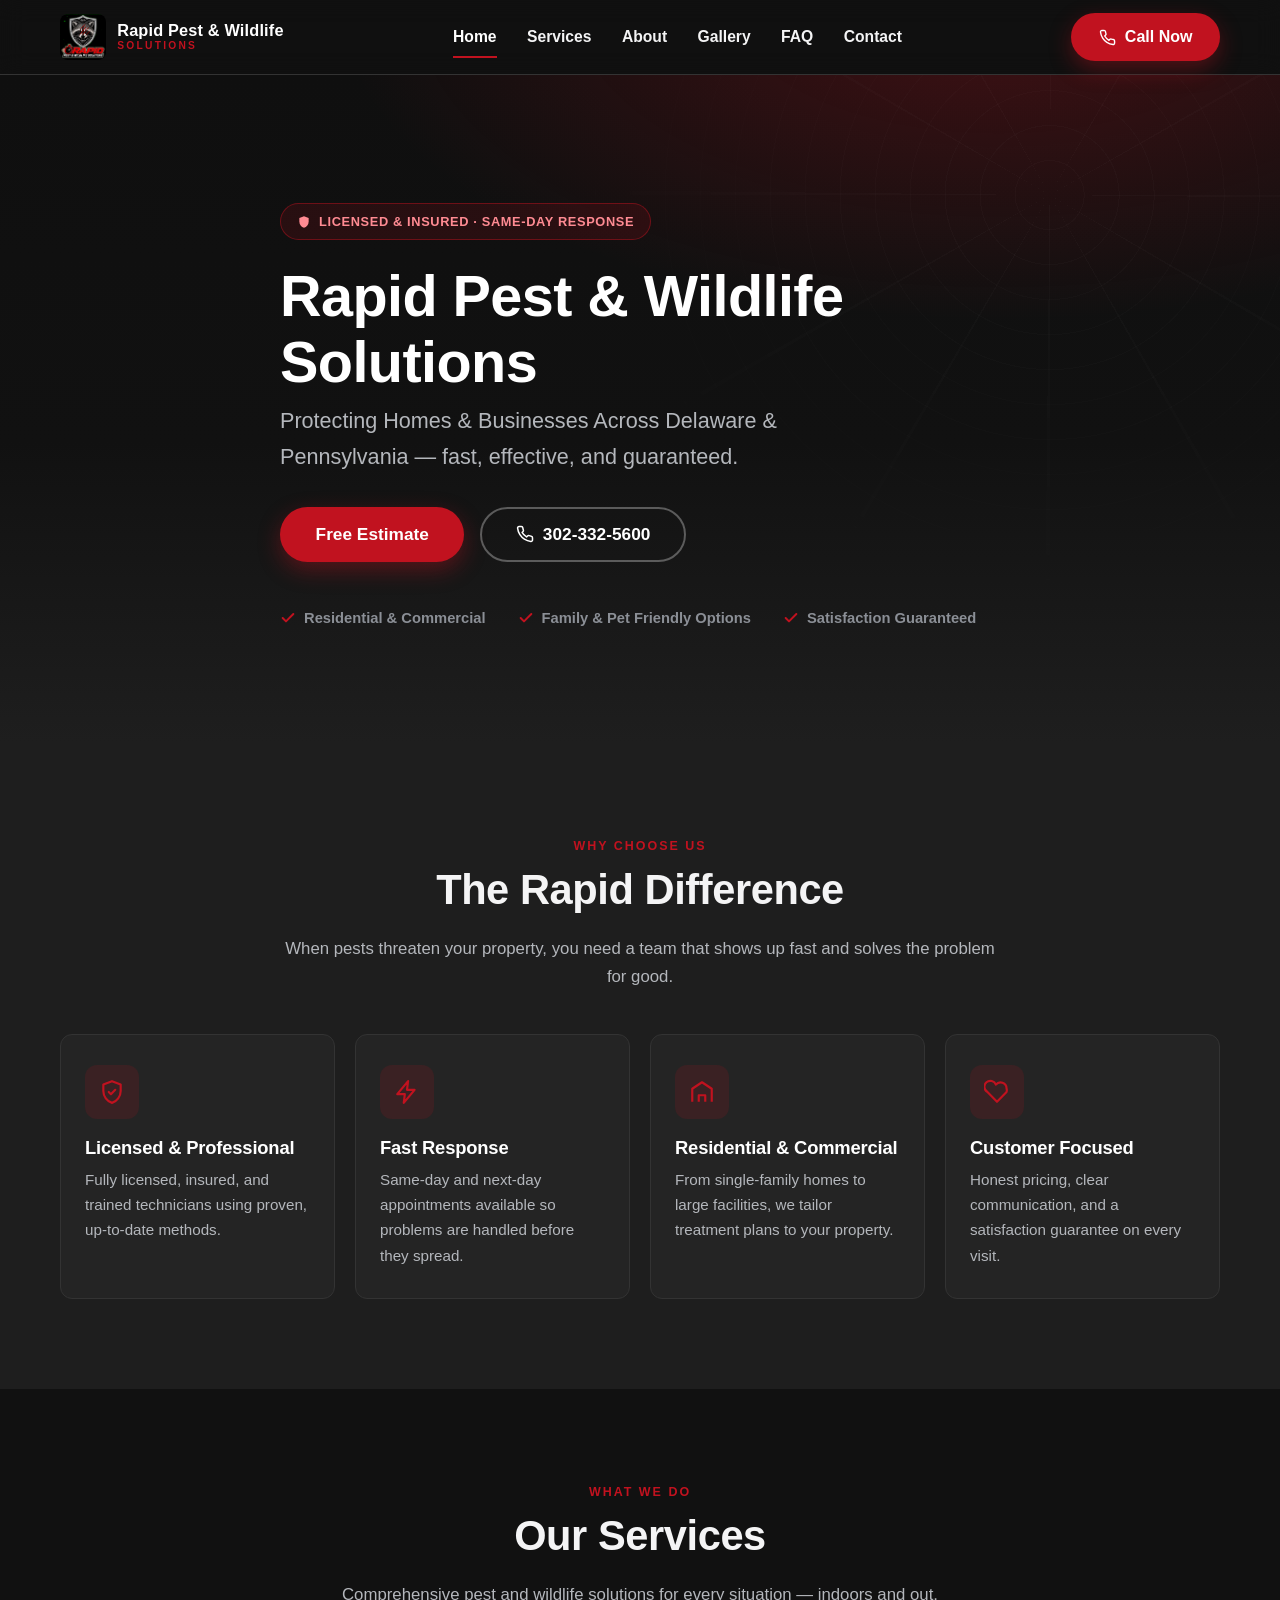
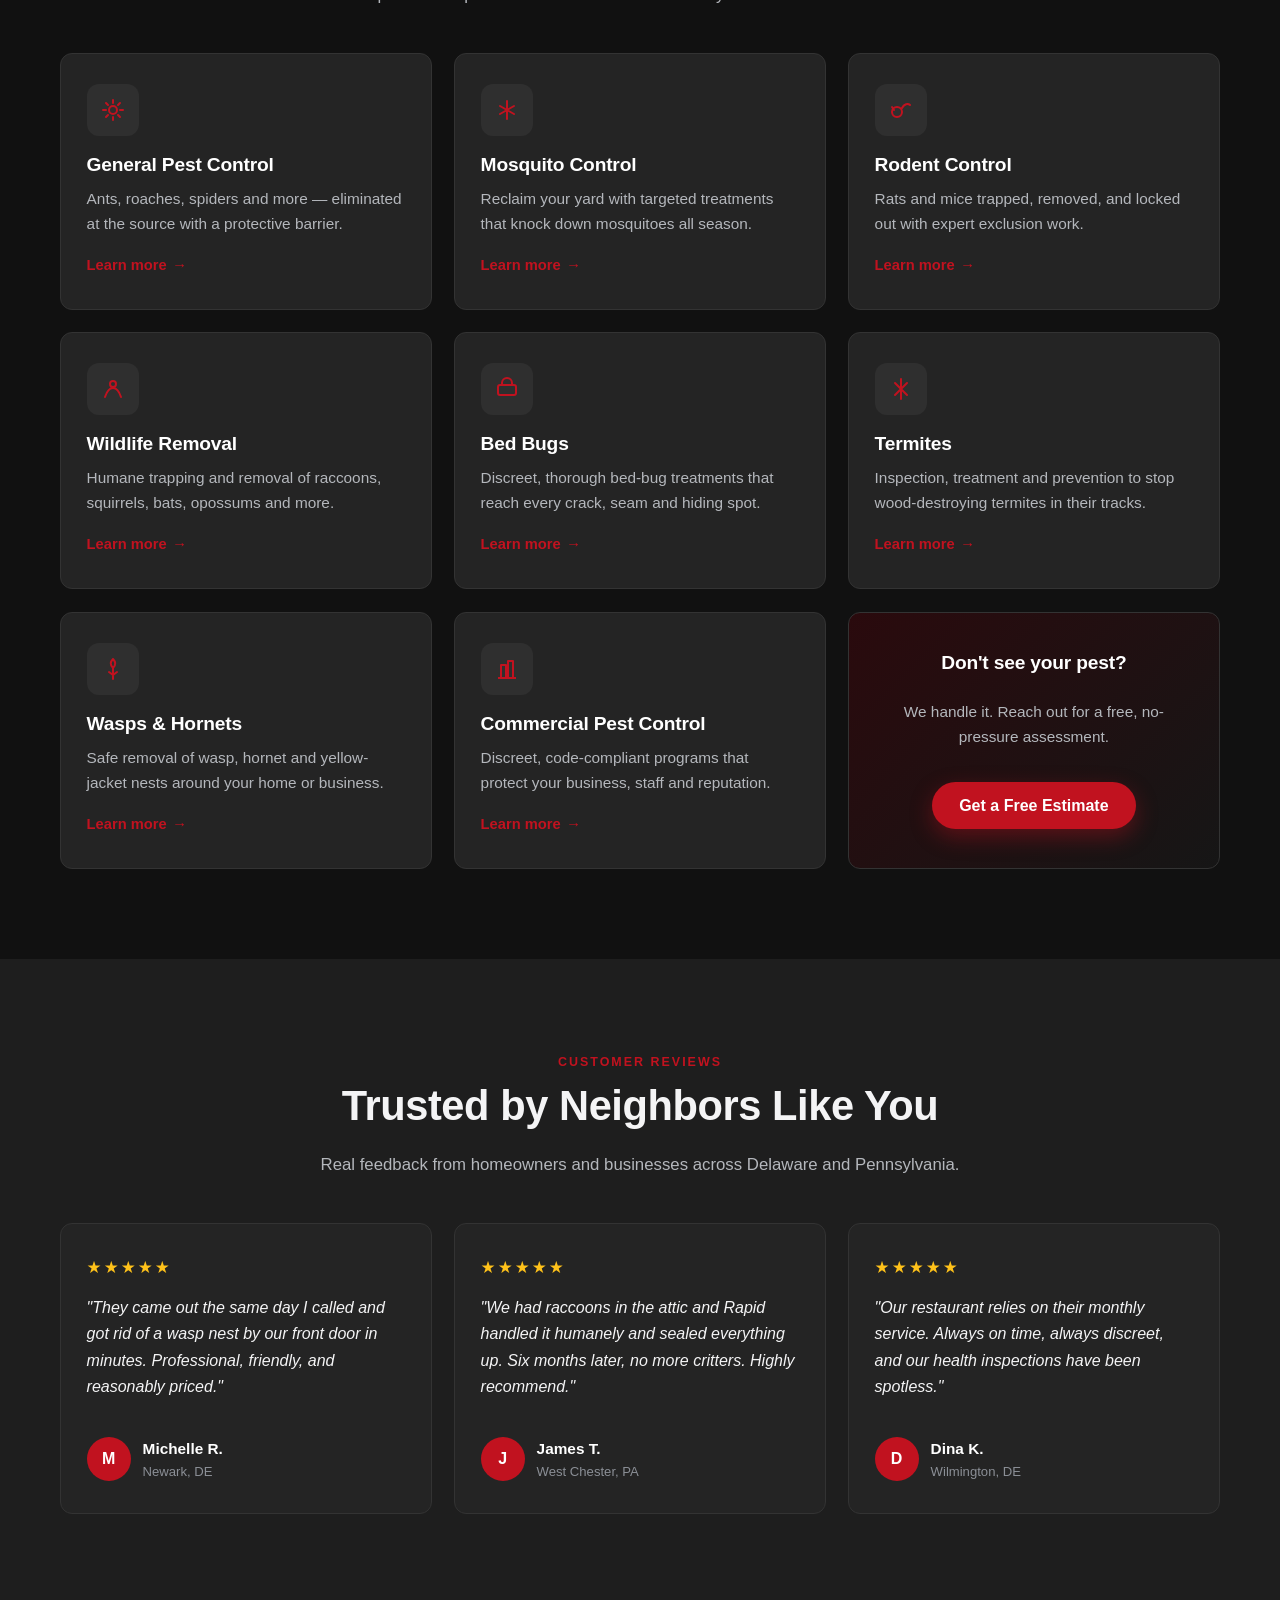
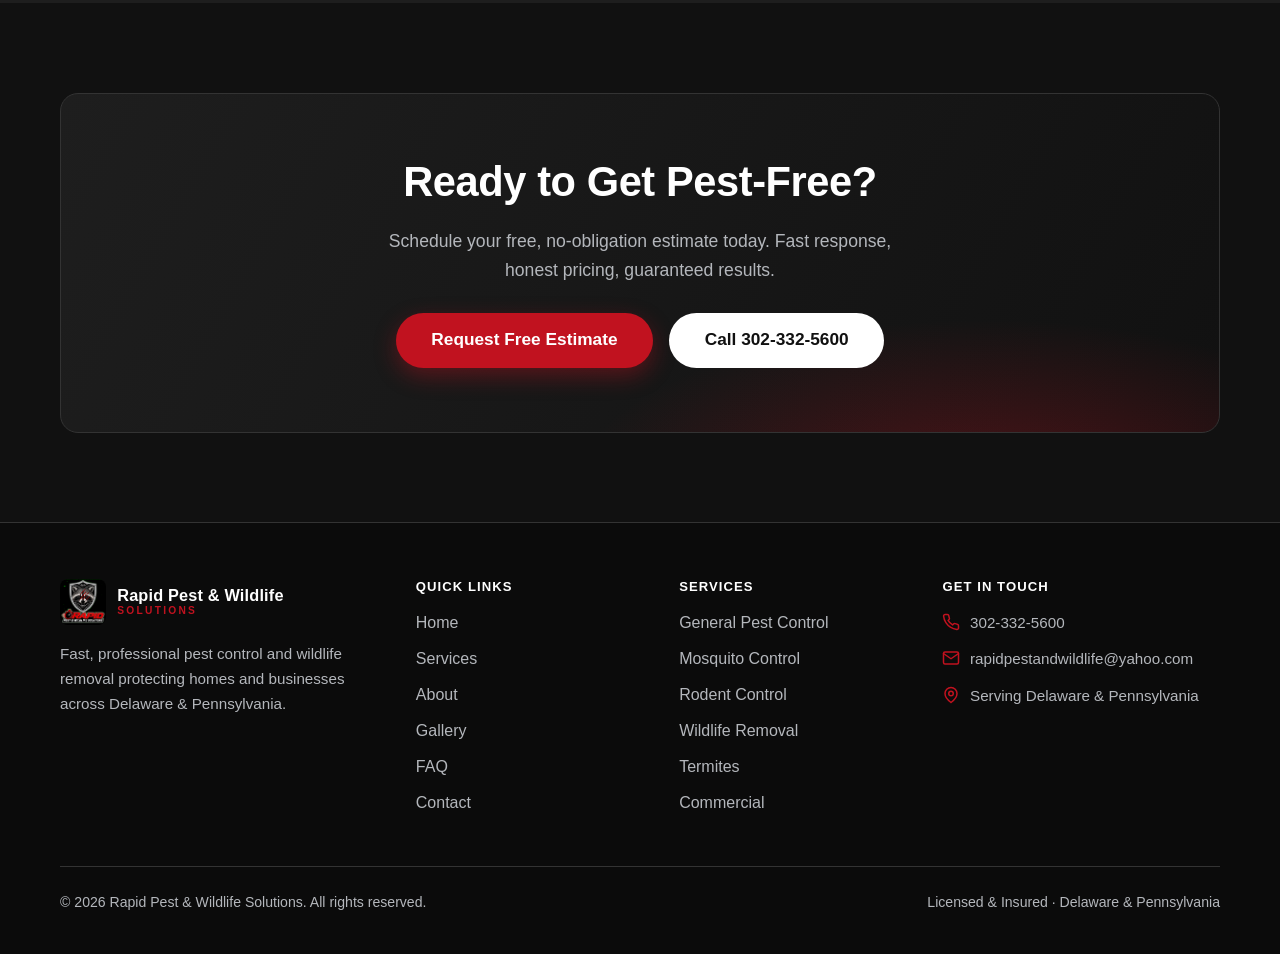
<file: index.html>
<!doctype html>
<html lang="en">
<head>
  <meta charset="utf-8">
  <meta name="viewport" content="width=device-width, initial-scale=1">

  <!-- SEO ------------------------------------------------------------ -->
  <title>Rapid Pest &amp; Wildlife Solutions | Pest Control &amp; Wildlife Removal in DE &amp; PA</title>
  <meta name="description" content="Rapid Pest &amp; Wildlife Solutions provides fast, professional pest control and wildlife removal for homes and businesses across Delaware and Pennsylvania. Licensed, insured, same-day response. Call 302-332-5600 for a free estimate.">
  <meta name="keywords" content="pest control Delaware, wildlife removal Pennsylvania, exterminator, rodent control, mosquito control, bed bug treatment, termite control, commercial pest control">
  <meta name="author" content="Rapid Pest &amp; Wildlife Solutions">
  <meta name="robots" content="index, follow">
  <link rel="canonical" href="https://www.rapidpestandwildlife.com/">
  <link rel="icon" href="favicon.ico" sizes="any">
  <link rel="apple-touch-icon" href="images/logo.png">

  <!-- Open Graph / social -------------------------------------------- -->
  <meta property="og:type" content="website">
  <meta property="og:site_name" content="Rapid Pest &amp; Wildlife Solutions">
  <meta property="og:title" content="Rapid Pest &amp; Wildlife Solutions | Pest Control &amp; Wildlife Removal">
  <meta property="og:description" content="Fast, professional pest control &amp; wildlife removal across Delaware &amp; Pennsylvania. Licensed, insured, same-day response. Free estimates.">
  <meta property="og:url" content="https://www.rapidpestandwildlife.com/">
  <meta property="og:image" content="https://www.rapidpestandwildlife.com/images/logo.png">
  <meta name="twitter:card" content="summary_large_image">
  <meta name="twitter:title" content="Rapid Pest &amp; Wildlife Solutions">
  <meta name="twitter:description" content="Fast, professional pest control &amp; wildlife removal across Delaware &amp; Pennsylvania.">
  <meta name="twitter:image" content="https://www.rapidpestandwildlife.com/images/logo.png">
  <meta name="theme-color" content="#111111">

  <!-- Preload primary stylesheet ------------------------------------- -->
  <link rel="preload" href="css/style.css" as="style">
  <link rel="stylesheet" href="css/style.css">

  <!-- Schema.org LocalBusiness JSON-LD ------------------------------- -->
  <script type="application/ld+json">
  {
    "@context": "https://schema.org",
    "@type": "PestControlService",
    "name": "Rapid Pest & Wildlife Solutions",
    "image": "https://www.rapidpestandwildlife.com/images/logo.png",
    "@id": "https://www.rapidpestandwildlife.com/",
    "url": "https://www.rapidpestandwildlife.com/",
    "telephone": "+1-302-332-5600",
    "email": "rapidpestandwildlife@yahoo.com",
    "priceRange": "$$",
    "description": "Professional pest control and wildlife removal for residential and commercial customers across Delaware and Pennsylvania.",
    "areaServed": [
      { "@type": "State", "name": "Delaware" },
      { "@type": "State", "name": "Pennsylvania" }
    ],
    "address": {
      "@type": "PostalAddress",
      "addressRegion": "DE",
      "addressCountry": "US"
    },
    "openingHoursSpecification": [{
      "@type": "OpeningHoursSpecification",
      "dayOfWeek": ["Monday","Tuesday","Wednesday","Thursday","Friday","Saturday"],
      "opens": "07:00",
      "closes": "19:00"
    }],
    "sameAs": []
  }
  </script>
</head>
<body>
  <a class="skip-link" href="#main">Skip to content</a>

  <!-- ============================ HEADER ============================ -->
  <header class="site-header">
    <div class="container nav">
      <a class="brand" href="index.html" aria-label="Rapid Pest & Wildlife Solutions — home">
        <img class="brand__mark" src="images/logo.png" alt="Rapid Pest & Wildlife Solutions shield logo" width="46" height="46">
        <span class="brand__text">
          <span class="brand__name">Rapid Pest &amp; Wildlife</span>
          <span class="brand__tag">Solutions</span>
        </span>
      </a>

      <nav class="nav__menu" aria-label="Primary">
        <a class="nav__link" href="index.html" aria-current="page">Home</a>
        <a class="nav__link" href="services.html">Services</a>
        <a class="nav__link" href="about.html">About</a>
        <a class="nav__link" href="gallery.html">Gallery</a>
        <a class="nav__link" href="faq.html">FAQ</a>
        <a class="nav__link" href="contact.html">Contact</a>
      </nav>

      <div class="nav__actions">
        <a class="btn btn--primary" href="tel:+13023325600">
          <svg width="17" height="17" viewBox="0 0 24 24" fill="none" aria-hidden="true"><path d="M22 16.92v3a2 2 0 0 1-2.18 2 19.79 19.79 0 0 1-8.63-3.07 19.5 19.5 0 0 1-6-6 19.79 19.79 0 0 1-3.07-8.67A2 2 0 0 1 4.11 2h3a2 2 0 0 1 2 1.72c.13.96.36 1.9.7 2.81a2 2 0 0 1-.45 2.11L8.09 9.91a16 16 0 0 0 6 6l1.27-1.27a2 2 0 0 1 2.11-.45c.9.34 1.85.57 2.81.7A2 2 0 0 1 22 16.92Z" stroke="currentColor" stroke-width="2" stroke-linecap="round" stroke-linejoin="round"/></svg>
          Call Now
        </a>
        <button class="nav__toggle" aria-label="Open menu" aria-expanded="false">
          <span></span><span></span><span></span>
        </button>
      </div>
    </div>
  </header>

  <main id="main">
    <!-- ============================ HERO =========================== -->
    <section class="hero">
      <div class="container hero__inner">
        <span class="hero__badge">
          <svg width="14" height="14" viewBox="0 0 24 24" fill="currentColor" aria-hidden="true"><path d="M12 2 4 5v6c0 5 3.4 9.7 8 11 4.6-1.3 8-6 8-11V5l-8-3Z"/></svg>
          Licensed &amp; Insured · Same-Day Response
        </span>
        <h1>Rapid Pest &amp; Wildlife Solutions</h1>
        <p class="hero__sub">Protecting Homes &amp; Businesses Across Delaware &amp; Pennsylvania — fast, effective, and guaranteed.</p>
        <div class="hero__cta">
          <a class="btn btn--primary btn--lg" href="contact.html">Free Estimate</a>
          <a class="btn btn--ghost btn--lg" href="tel:+13023325600">
            <svg width="18" height="18" viewBox="0 0 24 24" fill="none" aria-hidden="true"><path d="M22 16.92v3a2 2 0 0 1-2.18 2 19.79 19.79 0 0 1-8.63-3.07 19.5 19.5 0 0 1-6-6 19.79 19.79 0 0 1-3.07-8.67A2 2 0 0 1 4.11 2h3a2 2 0 0 1 2 1.72c.13.96.36 1.9.7 2.81a2 2 0 0 1-.45 2.11L8.09 9.91a16 16 0 0 0 6 6l1.27-1.27a2 2 0 0 1 2.11-.45c.9.34 1.85.57 2.81.7A2 2 0 0 1 22 16.92Z" stroke="currentColor" stroke-width="2" stroke-linecap="round" stroke-linejoin="round"/></svg>
            302-332-5600
          </a>
        </div>
        <div class="hero__trust">
          <span><svg width="16" height="16" viewBox="0 0 24 24" fill="none"><path d="M20 6 9 17l-5-5" stroke="currentColor" stroke-width="3" stroke-linecap="round" stroke-linejoin="round"/></svg> Residential &amp; Commercial</span>
          <span><svg width="16" height="16" viewBox="0 0 24 24" fill="none"><path d="M20 6 9 17l-5-5" stroke="currentColor" stroke-width="3" stroke-linecap="round" stroke-linejoin="round"/></svg> Family &amp; Pet Friendly Options</span>
          <span><svg width="16" height="16" viewBox="0 0 24 24" fill="none"><path d="M20 6 9 17l-5-5" stroke="currentColor" stroke-width="3" stroke-linecap="round" stroke-linejoin="round"/></svg> Satisfaction Guaranteed</span>
        </div>
      </div>
    </section>

    <!-- ======================= WHY CHOOSE US ======================= -->
    <section class="section bg-alt">
      <div class="container">
        <div class="section-head reveal">
          <span class="eyebrow">Why Choose Us</span>
          <h2>The Rapid Difference</h2>
          <p>When pests threaten your property, you need a team that shows up fast and solves the problem for good.</p>
        </div>
        <div class="features reveal-stagger">
          <article class="feature reveal">
            <div class="feature__icon">
              <svg width="26" height="26" viewBox="0 0 24 24" fill="none"><path d="M12 2 4 5v6c0 5 3.4 9.7 8 11 4.6-1.3 8-6 8-11V5l-8-3Z" stroke="currentColor" stroke-width="2" stroke-linejoin="round"/><path d="m9 12 2 2 4-4" stroke="currentColor" stroke-width="2" stroke-linecap="round" stroke-linejoin="round"/></svg>
            </div>
            <h3>Licensed &amp; Professional</h3>
            <p>Fully licensed, insured, and trained technicians using proven, up-to-date methods.</p>
          </article>
          <article class="feature reveal">
            <div class="feature__icon">
              <svg width="26" height="26" viewBox="0 0 24 24" fill="none"><path d="M13 2 3 14h7l-1 8 10-12h-7l1-8Z" stroke="currentColor" stroke-width="2" stroke-linejoin="round"/></svg>
            </div>
            <h3>Fast Response</h3>
            <p>Same-day and next-day appointments available so problems are handled before they spread.</p>
          </article>
          <article class="feature reveal">
            <div class="feature__icon">
              <svg width="26" height="26" viewBox="0 0 24 24" fill="none"><path d="M3 21V9l9-6 9 6v12" stroke="currentColor" stroke-width="2" stroke-linejoin="round"/><path d="M9 21v-6h6v6" stroke="currentColor" stroke-width="2" stroke-linejoin="round"/></svg>
            </div>
            <h3>Residential &amp; Commercial</h3>
            <p>From single-family homes to large facilities, we tailor treatment plans to your property.</p>
          </article>
          <article class="feature reveal">
            <div class="feature__icon">
              <svg width="26" height="26" viewBox="0 0 24 24" fill="none"><path d="M20.8 8.6a5.5 5.5 0 0 0-9.8-3.4A5.5 5.5 0 1 0 3.2 12L12 21l8.8-9a5.5 5.5 0 0 0 0-3.4Z" stroke="currentColor" stroke-width="2" stroke-linejoin="round"/></svg>
            </div>
            <h3>Customer Focused</h3>
            <p>Honest pricing, clear communication, and a satisfaction guarantee on every visit.</p>
          </article>
        </div>
      </div>
    </section>

    <!-- ========================= SERVICES ========================== -->
    <section class="section">
      <div class="container">
        <div class="section-head reveal">
          <span class="eyebrow">What We Do</span>
          <h2>Our Services</h2>
          <p>Comprehensive pest and wildlife solutions for every situation — indoors and out.</p>
        </div>
        <div class="cards reveal-stagger">
          <article class="card reveal">
            <div class="card__icon"><svg width="24" height="24" viewBox="0 0 24 24" fill="none"><circle cx="12" cy="12" r="4" stroke="currentColor" stroke-width="2"/><path d="M12 2v3M12 19v3M2 12h3M19 12h3M5 5l2 2M17 17l2 2M19 5l-2 2M7 17l-2 2" stroke="currentColor" stroke-width="2" stroke-linecap="round"/></svg></div>
            <h3>General Pest Control</h3>
            <p>Ants, roaches, spiders and more — eliminated at the source with a protective barrier.</p>
            <a class="card__link" href="services.html#general">Learn more</a>
          </article>
          <article class="card reveal">
            <div class="card__icon"><svg width="24" height="24" viewBox="0 0 24 24" fill="none"><path d="M12 3v18M5 8l14 8M19 8 5 16" stroke="currentColor" stroke-width="2" stroke-linecap="round"/></svg></div>
            <h3>Mosquito Control</h3>
            <p>Reclaim your yard with targeted treatments that knock down mosquitoes all season.</p>
            <a class="card__link" href="services.html#mosquito">Learn more</a>
          </article>
          <article class="card reveal">
            <div class="card__icon"><svg width="24" height="24" viewBox="0 0 24 24" fill="none"><circle cx="8" cy="14" r="5" stroke="currentColor" stroke-width="2"/><path d="M13 10c2-4 6-5 8-3M5 12l-2-3" stroke="currentColor" stroke-width="2" stroke-linecap="round"/></svg></div>
            <h3>Rodent Control</h3>
            <p>Rats and mice trapped, removed, and locked out with expert exclusion work.</p>
            <a class="card__link" href="services.html#rodent">Learn more</a>
          </article>
          <article class="card reveal">
            <div class="card__icon"><svg width="24" height="24" viewBox="0 0 24 24" fill="none"><path d="M4 20c2-6 5-9 8-9s6 3 8 9" stroke="currentColor" stroke-width="2" stroke-linecap="round"/><circle cx="12" cy="7" r="3" stroke="currentColor" stroke-width="2"/></svg></div>
            <h3>Wildlife Removal</h3>
            <p>Humane trapping and removal of raccoons, squirrels, bats, opossums and more.</p>
            <a class="card__link" href="services.html#wildlife">Learn more</a>
          </article>
          <article class="card reveal">
            <div class="card__icon"><svg width="24" height="24" viewBox="0 0 24 24" fill="none"><rect x="3" y="8" width="18" height="10" rx="2" stroke="currentColor" stroke-width="2"/><path d="M7 8V6a5 5 0 0 1 10 0v2" stroke="currentColor" stroke-width="2"/></svg></div>
            <h3>Bed Bugs</h3>
            <p>Discreet, thorough bed-bug treatments that reach every crack, seam and hiding spot.</p>
            <a class="card__link" href="services.html#bedbugs">Learn more</a>
          </article>
          <article class="card reveal">
            <div class="card__icon"><svg width="24" height="24" viewBox="0 0 24 24" fill="none"><path d="M12 2v20M6 6l12 12M18 6 6 18" stroke="currentColor" stroke-width="2" stroke-linecap="round"/></svg></div>
            <h3>Termites</h3>
            <p>Inspection, treatment and prevention to stop wood-destroying termites in their tracks.</p>
            <a class="card__link" href="services.html#termites">Learn more</a>
          </article>
          <article class="card reveal">
            <div class="card__icon"><svg width="24" height="24" viewBox="0 0 24 24" fill="none"><path d="M12 2c3 3 3 6 0 9-3-3-3-6 0-9Z" stroke="currentColor" stroke-width="2" stroke-linejoin="round"/><path d="M12 11v11M8 15l4 3 4-3" stroke="currentColor" stroke-width="2" stroke-linecap="round" stroke-linejoin="round"/></svg></div>
            <h3>Wasps &amp; Hornets</h3>
            <p>Safe removal of wasp, hornet and yellow-jacket nests around your home or business.</p>
            <a class="card__link" href="services.html#wasps">Learn more</a>
          </article>
          <article class="card reveal">
            <div class="card__icon"><svg width="24" height="24" viewBox="0 0 24 24" fill="none"><path d="M3 21h18M6 21V8h5v13M13 21V4h5v17" stroke="currentColor" stroke-width="2" stroke-linejoin="round"/></svg></div>
            <h3>Commercial Pest Control</h3>
            <p>Discreet, code-compliant programs that protect your business, staff and reputation.</p>
            <a class="card__link" href="services.html#commercial">Learn more</a>
          </article>
          <article class="card reveal" style="display:grid;place-items:center;text-align:center;background:linear-gradient(135deg,#2a0a0d,#161616);">
            <h3 style="margin-bottom:.5rem;">Don't see your pest?</h3>
            <p>We handle it. Reach out for a free, no-pressure assessment.</p>
            <a class="btn btn--primary" href="contact.html">Get a Free Estimate</a>
          </article>
        </div>
      </div>
    </section>

    <!-- ========================= REVIEWS =========================== -->
    <section class="section bg-alt">
      <div class="container">
        <div class="section-head reveal">
          <span class="eyebrow">Customer Reviews</span>
          <h2>Trusted by Neighbors Like You</h2>
          <p>Real feedback from homeowners and businesses across Delaware and Pennsylvania.</p>
        </div>
        <div class="reviews reveal-stagger">
          <article class="review reveal">
            <div class="review__stars" aria-label="5 out of 5 stars">★★★★★</div>
            <p class="review__text">"They came out the same day I called and got rid of a wasp nest by our front door in minutes. Professional, friendly, and reasonably priced."</p>
            <div class="review__author">
              <div class="review__avatar" aria-hidden="true">M</div>
              <div>
                <p class="review__name">Michelle R.</p>
                <p class="review__meta">Newark, DE</p>
              </div>
            </div>
          </article>
          <article class="review reveal">
            <div class="review__stars" aria-label="5 out of 5 stars">★★★★★</div>
            <p class="review__text">"We had raccoons in the attic and Rapid handled it humanely and sealed everything up. Six months later, no more critters. Highly recommend."</p>
            <div class="review__author">
              <div class="review__avatar" aria-hidden="true">J</div>
              <div>
                <p class="review__name">James T.</p>
                <p class="review__meta">West Chester, PA</p>
              </div>
            </div>
          </article>
          <article class="review reveal">
            <div class="review__stars" aria-label="5 out of 5 stars">★★★★★</div>
            <p class="review__text">"Our restaurant relies on their monthly service. Always on time, always discreet, and our health inspections have been spotless."</p>
            <div class="review__author">
              <div class="review__avatar" aria-hidden="true">D</div>
              <div>
                <p class="review__name">Dina K.</p>
                <p class="review__meta">Wilmington, DE</p>
              </div>
            </div>
          </article>
        </div>
      </div>
    </section>

    <!-- ========================== CTA ============================== -->
    <section class="section">
      <div class="container">
        <div class="cta reveal">
          <h2>Ready to Get Pest-Free?</h2>
          <p>Schedule your free, no-obligation estimate today. Fast response, honest pricing, guaranteed results.</p>
          <div class="cta__actions">
            <a class="btn btn--primary btn--lg" href="contact.html">Request Free Estimate</a>
            <a class="btn btn--light btn--lg" href="tel:+13023325600">Call 302-332-5600</a>
          </div>
        </div>
      </div>
    </section>
  </main>

  <!-- ============================ FOOTER ========================== -->
  <footer class="site-footer">
    <div class="container">
      <div class="footer-grid">
        <div class="footer-brand">
          <a class="brand" href="index.html">
            <img class="brand__mark" src="images/logo.png" alt="Rapid Pest & Wildlife Solutions logo" width="46" height="46">
            <span class="brand__text">
              <span class="brand__name">Rapid Pest &amp; Wildlife</span>
              <span class="brand__tag">Solutions</span>
            </span>
          </a>
          <p>Fast, professional pest control and wildlife removal protecting homes and businesses across Delaware &amp; Pennsylvania.</p>
        </div>
        <div class="footer-col">
          <h4>Quick Links</h4>
          <ul>
            <li><a href="index.html">Home</a></li>
            <li><a href="services.html">Services</a></li>
            <li><a href="about.html">About</a></li>
            <li><a href="gallery.html">Gallery</a></li>
            <li><a href="faq.html">FAQ</a></li>
            <li><a href="contact.html">Contact</a></li>
          </ul>
        </div>
        <div class="footer-col">
          <h4>Services</h4>
          <ul>
            <li><a href="services.html#general">General Pest Control</a></li>
            <li><a href="services.html#mosquito">Mosquito Control</a></li>
            <li><a href="services.html#rodent">Rodent Control</a></li>
            <li><a href="services.html#wildlife">Wildlife Removal</a></li>
            <li><a href="services.html#termites">Termites</a></li>
            <li><a href="services.html#commercial">Commercial</a></li>
          </ul>
        </div>
        <div class="footer-col footer-contact">
          <h4>Get In Touch</h4>
          <ul>
            <li><svg width="18" height="18" viewBox="0 0 24 24" fill="none"><path d="M22 16.92v3a2 2 0 0 1-2.18 2 19.79 19.79 0 0 1-8.63-3.07 19.5 19.5 0 0 1-6-6 19.79 19.79 0 0 1-3.07-8.67A2 2 0 0 1 4.11 2h3a2 2 0 0 1 2 1.72c.13.96.36 1.9.7 2.81a2 2 0 0 1-.45 2.11L8.09 9.91a16 16 0 0 0 6 6l1.27-1.27a2 2 0 0 1 2.11-.45c.9.34 1.85.57 2.81.7A2 2 0 0 1 22 16.92Z" stroke="currentColor" stroke-width="2" stroke-linecap="round" stroke-linejoin="round"/></svg> <a href="tel:+13023325600">302-332-5600</a></li>
            <li><svg width="18" height="18" viewBox="0 0 24 24" fill="none"><rect x="2" y="4" width="20" height="16" rx="2" stroke="currentColor" stroke-width="2"/><path d="m2 6 10 7 10-7" stroke="currentColor" stroke-width="2" stroke-linecap="round" stroke-linejoin="round"/></svg> <a href="mailto:rapidpestandwildlife@yahoo.com">rapidpestandwildlife@yahoo.com</a></li>
            <li><svg width="18" height="18" viewBox="0 0 24 24" fill="none"><path d="M20 10c0 6-8 12-8 12s-8-6-8-12a8 8 0 0 1 16 0Z" stroke="currentColor" stroke-width="2"/><circle cx="12" cy="10" r="3" stroke="currentColor" stroke-width="2"/></svg> Serving Delaware &amp; Pennsylvania</li>
          </ul>
        </div>
      </div>
      <div class="footer-bottom">
        <p>&copy; <span id="year">2026</span> Rapid Pest &amp; Wildlife Solutions. All rights reserved.</p>
        <p>Licensed &amp; Insured · Delaware &amp; Pennsylvania</p>
      </div>
    </div>
  </footer>

  <!-- Floating mobile call button & back-to-top -->
  <a class="floating-call" href="tel:+13023325600" aria-label="Call Rapid Pest and Wildlife Solutions">
    <svg width="20" height="20" viewBox="0 0 24 24" fill="none"><path d="M22 16.92v3a2 2 0 0 1-2.18 2 19.79 19.79 0 0 1-8.63-3.07 19.5 19.5 0 0 1-6-6 19.79 19.79 0 0 1-3.07-8.67A2 2 0 0 1 4.11 2h3a2 2 0 0 1 2 1.72c.13.96.36 1.9.7 2.81a2 2 0 0 1-.45 2.11L8.09 9.91a16 16 0 0 0 6 6l1.27-1.27a2 2 0 0 1 2.11-.45c.9.34 1.85.57 2.81.7A2 2 0 0 1 22 16.92Z" stroke="currentColor" stroke-width="2" stroke-linecap="round" stroke-linejoin="round"/></svg>
    Call
  </a>
  <button class="to-top" aria-label="Back to top">
    <svg width="20" height="20" viewBox="0 0 24 24" fill="none"><path d="m18 15-6-6-6 6" stroke="currentColor" stroke-width="2.5" stroke-linecap="round" stroke-linejoin="round"/></svg>
  </button>

  <script src="js/script.js" defer></script>
</body>
</html>
</file>
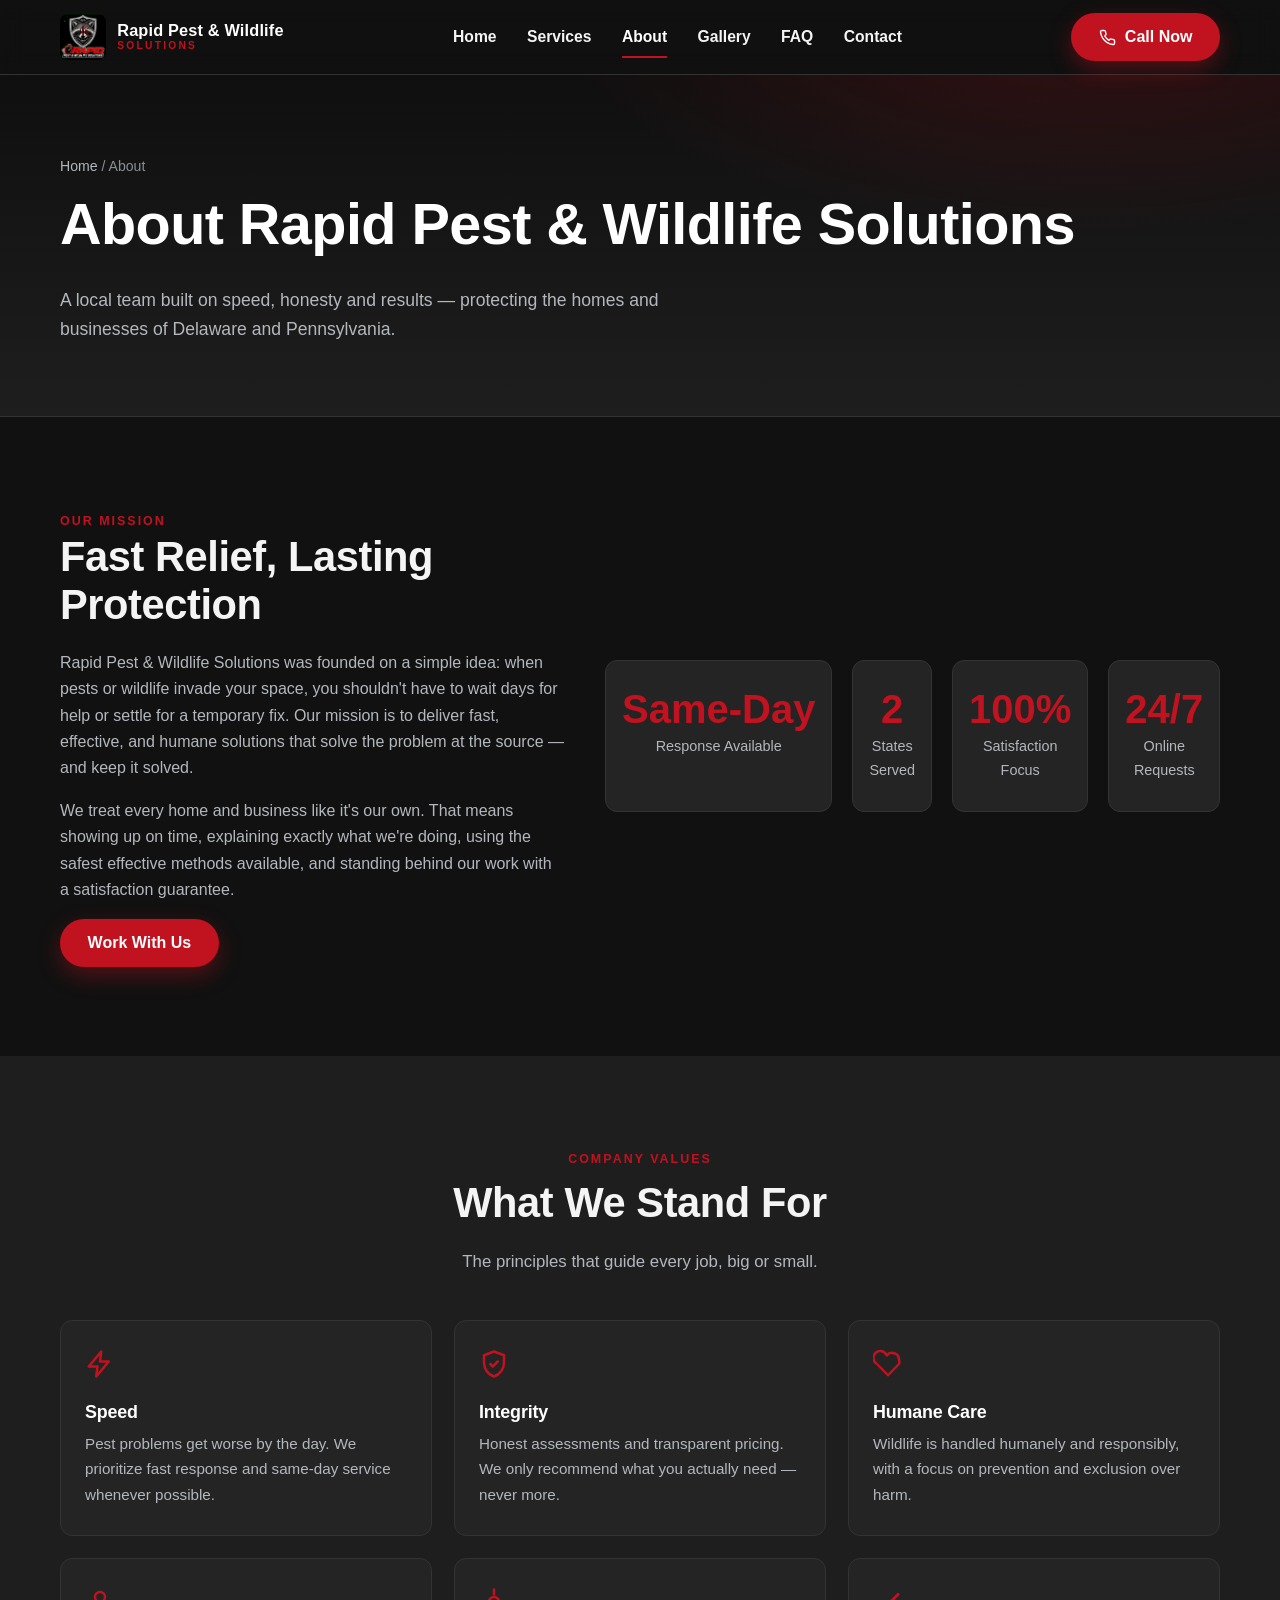
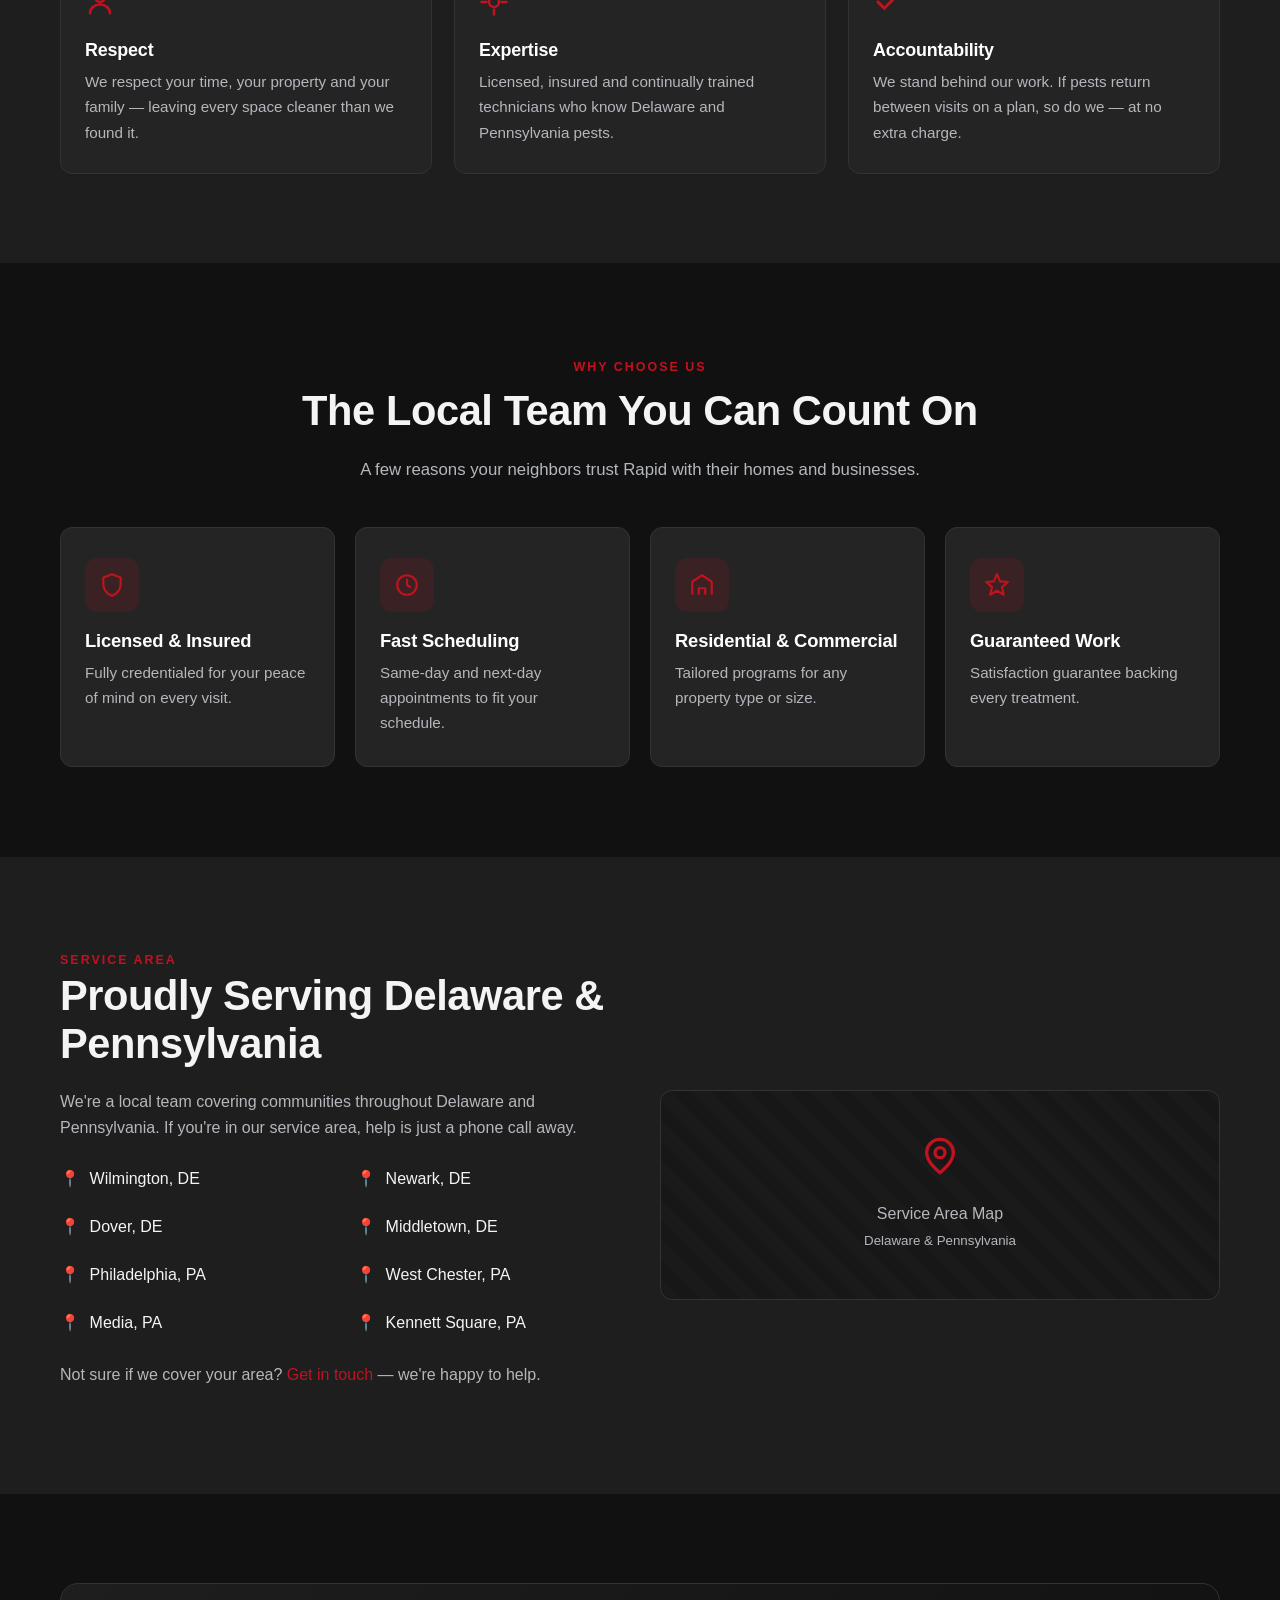
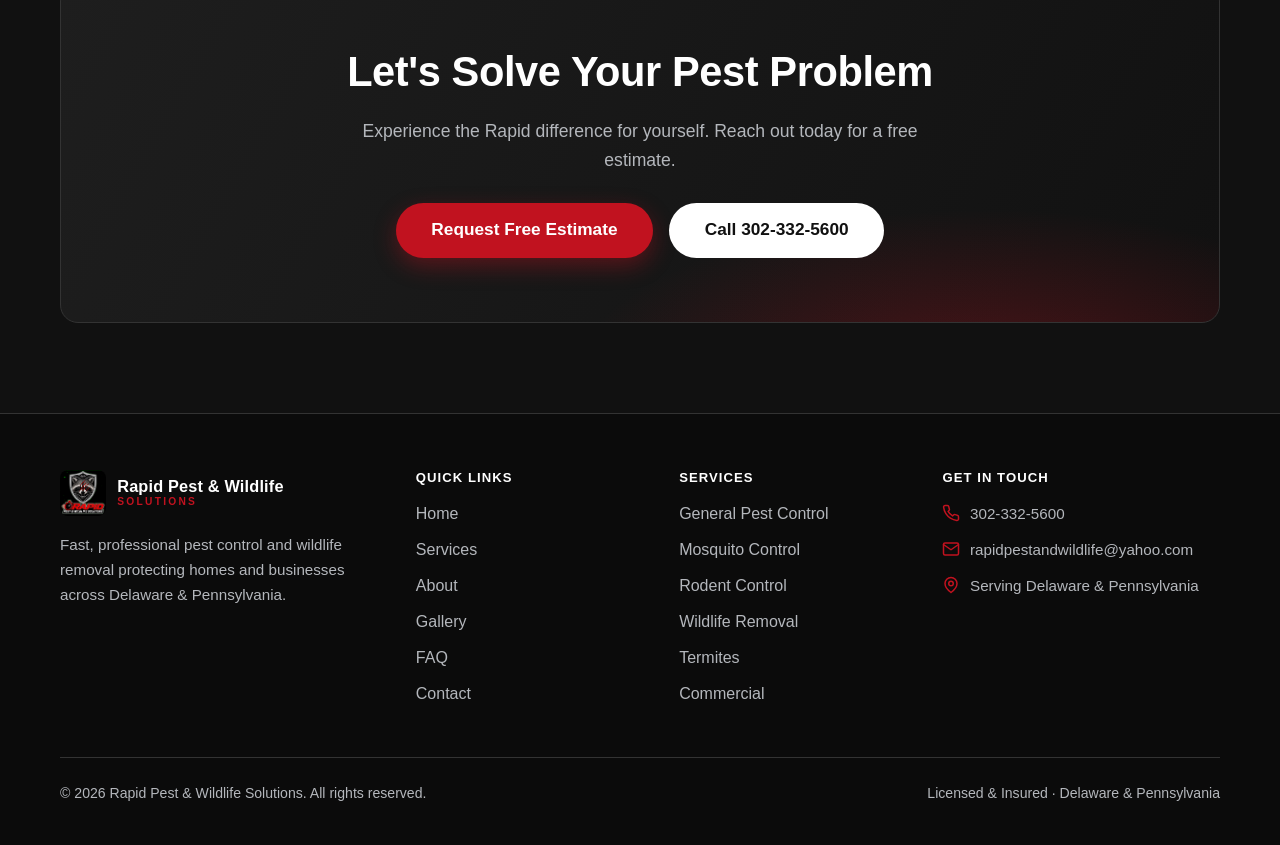
<file: about.html>
<!doctype html>
<html lang="en">
<head>
  <meta charset="utf-8">
  <meta name="viewport" content="width=device-width, initial-scale=1">

  <title>About Us | Rapid Pest &amp; Wildlife Solutions — DE &amp; PA</title>
  <meta name="description" content="Learn about Rapid Pest &amp; Wildlife Solutions — our mission, values and commitment to fast, professional, humane pest control and wildlife removal for homes and businesses across Delaware and Pennsylvania.">
  <meta name="robots" content="index, follow">
  <link rel="canonical" href="https://www.rapidpestandwildlife.com/about.html">
  <link rel="icon" href="favicon.ico" sizes="any">
  <link rel="apple-touch-icon" href="images/logo.png">

  <meta property="og:type" content="website">
  <meta property="og:site_name" content="Rapid Pest &amp; Wildlife Solutions">
  <meta property="og:title" content="About | Rapid Pest &amp; Wildlife Solutions">
  <meta property="og:description" content="Our mission, values and service area — protecting DE &amp; PA homes and businesses from pests and wildlife.">
  <meta property="og:url" content="https://www.rapidpestandwildlife.com/about.html">
  <meta property="og:image" content="https://www.rapidpestandwildlife.com/images/logo.png">
  <meta name="theme-color" content="#111111">

  <link rel="preload" href="css/style.css" as="style">
  <link rel="stylesheet" href="css/style.css">
</head>
<body>
  <a class="skip-link" href="#main">Skip to content</a>

  <!-- HEADER -->
  <header class="site-header">
    <div class="container nav">
      <a class="brand" href="index.html" aria-label="Rapid Pest & Wildlife Solutions — home">
        <img class="brand__mark" src="images/logo.png" alt="Rapid Pest & Wildlife Solutions shield logo" width="46" height="46">
        <span class="brand__text">
          <span class="brand__name">Rapid Pest &amp; Wildlife</span>
          <span class="brand__tag">Solutions</span>
        </span>
      </a>
      <nav class="nav__menu" aria-label="Primary">
        <a class="nav__link" href="index.html">Home</a>
        <a class="nav__link" href="services.html">Services</a>
        <a class="nav__link" href="about.html" aria-current="page">About</a>
        <a class="nav__link" href="gallery.html">Gallery</a>
        <a class="nav__link" href="faq.html">FAQ</a>
        <a class="nav__link" href="contact.html">Contact</a>
      </nav>
      <div class="nav__actions">
        <a class="btn btn--primary" href="tel:+13023325600">
          <svg width="17" height="17" viewBox="0 0 24 24" fill="none" aria-hidden="true"><path d="M22 16.92v3a2 2 0 0 1-2.18 2 19.79 19.79 0 0 1-8.63-3.07 19.5 19.5 0 0 1-6-6 19.79 19.79 0 0 1-3.07-8.67A2 2 0 0 1 4.11 2h3a2 2 0 0 1 2 1.72c.13.96.36 1.9.7 2.81a2 2 0 0 1-.45 2.11L8.09 9.91a16 16 0 0 0 6 6l1.27-1.27a2 2 0 0 1 2.11-.45c.9.34 1.85.57 2.81.7A2 2 0 0 1 22 16.92Z" stroke="currentColor" stroke-width="2" stroke-linecap="round" stroke-linejoin="round"/></svg>
          Call Now
        </a>
        <button class="nav__toggle" aria-label="Open menu" aria-expanded="false">
          <span></span><span></span><span></span>
        </button>
      </div>
    </div>
  </header>

  <main id="main">
    <!-- PAGE HERO -->
    <section class="page-hero">
      <div class="container">
        <nav class="breadcrumb" aria-label="Breadcrumb"><a href="index.html">Home</a> / About</nav>
        <h1>About Rapid Pest &amp; Wildlife Solutions</h1>
        <p>A local team built on speed, honesty and results — protecting the homes and businesses of Delaware and Pennsylvania.</p>
      </div>
    </section>

    <!-- MISSION -->
    <section class="section">
      <div class="container">
        <div class="split">
          <div class="reveal">
            <span class="eyebrow" style="color:var(--red);font-weight:700;letter-spacing:.16em;text-transform:uppercase;font-size:.78rem;">Our Mission</span>
            <h2>Fast Relief, Lasting Protection</h2>
            <p>Rapid Pest &amp; Wildlife Solutions was founded on a simple idea: when pests or wildlife invade your space, you shouldn't have to wait days for help or settle for a temporary fix. Our mission is to deliver fast, effective, and humane solutions that solve the problem at the source — and keep it solved.</p>
            <p>We treat every home and business like it's our own. That means showing up on time, explaining exactly what we're doing, using the safest effective methods available, and standing behind our work with a satisfaction guarantee.</p>
            <a class="btn btn--primary" href="contact.html">Work With Us</a>
          </div>
          <div class="stat-row reveal">
            <div class="stat"><div class="stat__num">Same&#8209;Day</div><div class="stat__label">Response Available</div></div>
            <div class="stat"><div class="stat__num">2</div><div class="stat__label">States Served</div></div>
            <div class="stat"><div class="stat__num">100%</div><div class="stat__label">Satisfaction Focus</div></div>
            <div class="stat"><div class="stat__num">24/7</div><div class="stat__label">Online Requests</div></div>
          </div>
        </div>
      </div>
    </section>

    <!-- VALUES -->
    <section class="section bg-alt">
      <div class="container">
        <div class="section-head reveal">
          <span class="eyebrow">Company Values</span>
          <h2>What We Stand For</h2>
          <p>The principles that guide every job, big or small.</p>
        </div>
        <div class="value-grid reveal-stagger">
          <article class="value reveal">
            <div class="value__icon"><svg width="30" height="30" viewBox="0 0 24 24" fill="none"><path d="M13 2 3 14h7l-1 8 10-12h-7l1-8Z" stroke="currentColor" stroke-width="2" stroke-linejoin="round"/></svg></div>
            <h3>Speed</h3>
            <p>Pest problems get worse by the day. We prioritize fast response and same-day service whenever possible.</p>
          </article>
          <article class="value reveal">
            <div class="value__icon"><svg width="30" height="30" viewBox="0 0 24 24" fill="none"><path d="M12 2 4 5v6c0 5 3.4 9.7 8 11 4.6-1.3 8-6 8-11V5l-8-3Z" stroke="currentColor" stroke-width="2" stroke-linejoin="round"/><path d="m9 12 2 2 4-4" stroke="currentColor" stroke-width="2" stroke-linecap="round" stroke-linejoin="round"/></svg></div>
            <h3>Integrity</h3>
            <p>Honest assessments and transparent pricing. We only recommend what you actually need — never more.</p>
          </article>
          <article class="value reveal">
            <div class="value__icon"><svg width="30" height="30" viewBox="0 0 24 24" fill="none"><path d="M20.8 8.6a5.5 5.5 0 0 0-9.8-3.4A5.5 5.5 0 1 0 3.2 12L12 21l8.8-9a5.5 5.5 0 0 0 0-3.4Z" stroke="currentColor" stroke-width="2" stroke-linejoin="round"/></svg></div>
            <h3>Humane Care</h3>
            <p>Wildlife is handled humanely and responsibly, with a focus on prevention and exclusion over harm.</p>
          </article>
          <article class="value reveal">
            <div class="value__icon"><svg width="30" height="30" viewBox="0 0 24 24" fill="none"><circle cx="12" cy="8" r="4" stroke="currentColor" stroke-width="2"/><path d="M4 21c0-4 3.6-7 8-7s8 3 8 7" stroke="currentColor" stroke-width="2" stroke-linecap="round"/></svg></div>
            <h3>Respect</h3>
            <p>We respect your time, your property and your family — leaving every space cleaner than we found it.</p>
          </article>
          <article class="value reveal">
            <div class="value__icon"><svg width="30" height="30" viewBox="0 0 24 24" fill="none"><path d="M12 2v4M12 18v4M2 12h4M18 12h4" stroke="currentColor" stroke-width="2" stroke-linecap="round"/><circle cx="12" cy="12" r="4" stroke="currentColor" stroke-width="2"/></svg></div>
            <h3>Expertise</h3>
            <p>Licensed, insured and continually trained technicians who know Delaware and Pennsylvania pests.</p>
          </article>
          <article class="value reveal">
            <div class="value__icon"><svg width="30" height="30" viewBox="0 0 24 24" fill="none"><path d="M20 6 9 17l-5-5" stroke="currentColor" stroke-width="2.5" stroke-linecap="round" stroke-linejoin="round"/></svg></div>
            <h3>Accountability</h3>
            <p>We stand behind our work. If pests return between visits on a plan, so do we — at no extra charge.</p>
          </article>
        </div>
      </div>
    </section>

    <!-- WHY CHOOSE US -->
    <section class="section">
      <div class="container">
        <div class="section-head reveal">
          <span class="eyebrow">Why Choose Us</span>
          <h2>The Local Team You Can Count On</h2>
          <p>A few reasons your neighbors trust Rapid with their homes and businesses.</p>
        </div>
        <div class="features reveal-stagger">
          <article class="feature reveal">
            <div class="feature__icon"><svg width="26" height="26" viewBox="0 0 24 24" fill="none"><path d="M12 2 4 5v6c0 5 3.4 9.7 8 11 4.6-1.3 8-6 8-11V5l-8-3Z" stroke="currentColor" stroke-width="2" stroke-linejoin="round"/></svg></div>
            <h3>Licensed &amp; Insured</h3>
            <p>Fully credentialed for your peace of mind on every visit.</p>
          </article>
          <article class="feature reveal">
            <div class="feature__icon"><svg width="26" height="26" viewBox="0 0 24 24" fill="none"><circle cx="12" cy="12" r="9" stroke="currentColor" stroke-width="2"/><path d="M12 7v5l3 2" stroke="currentColor" stroke-width="2" stroke-linecap="round" stroke-linejoin="round"/></svg></div>
            <h3>Fast Scheduling</h3>
            <p>Same-day and next-day appointments to fit your schedule.</p>
          </article>
          <article class="feature reveal">
            <div class="feature__icon"><svg width="26" height="26" viewBox="0 0 24 24" fill="none"><path d="M3 21V9l9-6 9 6v12" stroke="currentColor" stroke-width="2" stroke-linejoin="round"/><path d="M9 21v-6h6v6" stroke="currentColor" stroke-width="2" stroke-linejoin="round"/></svg></div>
            <h3>Residential &amp; Commercial</h3>
            <p>Tailored programs for any property type or size.</p>
          </article>
          <article class="feature reveal">
            <div class="feature__icon"><svg width="26" height="26" viewBox="0 0 24 24" fill="none"><path d="M12 17.3 5.8 21l1.6-7L2 9.2l7.1-.6L12 2l2.9 6.6 7.1.6-5.4 4.8 1.6 7z" stroke="currentColor" stroke-width="2" stroke-linejoin="round"/></svg></div>
            <h3>Guaranteed Work</h3>
            <p>Satisfaction guarantee backing every treatment.</p>
          </article>
        </div>
      </div>
    </section>

    <!-- SERVICE AREA -->
    <section class="section bg-alt">
      <div class="container">
        <div class="split">
          <div class="reveal">
            <span class="eyebrow" style="color:var(--red);font-weight:700;letter-spacing:.16em;text-transform:uppercase;font-size:.78rem;">Service Area</span>
            <h2>Proudly Serving Delaware &amp; Pennsylvania</h2>
            <p>We're a local team covering communities throughout Delaware and Pennsylvania. If you're in our service area, help is just a phone call away.</p>
            <ul class="area-list">
              <li>Wilmington, DE</li>
              <li>Newark, DE</li>
              <li>Dover, DE</li>
              <li>Middletown, DE</li>
              <li>Philadelphia, PA</li>
              <li>West Chester, PA</li>
              <li>Media, PA</li>
              <li>Kennett Square, PA</li>
            </ul>
            <p style="margin-top:1.25rem;">Not sure if we cover your area? <a href="contact.html">Get in touch</a> — we're happy to help.</p>
          </div>
          <div class="map-embed reveal" role="img" aria-label="Map placeholder showing the Delaware and Pennsylvania service area">
            <div>
              <svg width="40" height="40" viewBox="0 0 24 24" fill="none"><path d="M20 10c0 6-8 12-8 12s-8-6-8-12a8 8 0 0 1 16 0Z" stroke="currentColor" stroke-width="2"/><circle cx="12" cy="10" r="3" stroke="currentColor" stroke-width="2"/></svg>
              <p style="margin:.5rem 0 0;">Service Area Map<br><small>Delaware &amp; Pennsylvania</small></p>
            </div>
          </div>
        </div>
      </div>
    </section>

    <!-- CTA -->
    <section class="section">
      <div class="container">
        <div class="cta reveal">
          <h2>Let's Solve Your Pest Problem</h2>
          <p>Experience the Rapid difference for yourself. Reach out today for a free estimate.</p>
          <div class="cta__actions">
            <a class="btn btn--primary btn--lg" href="contact.html">Request Free Estimate</a>
            <a class="btn btn--light btn--lg" href="tel:+13023325600">Call 302-332-5600</a>
          </div>
        </div>
      </div>
    </section>
  </main>

  <!-- FOOTER -->
  <footer class="site-footer">
    <div class="container">
      <div class="footer-grid">
        <div class="footer-brand">
          <a class="brand" href="index.html">
            <img class="brand__mark" src="images/logo.png" alt="Rapid Pest & Wildlife Solutions logo" width="46" height="46">
            <span class="brand__text">
              <span class="brand__name">Rapid Pest &amp; Wildlife</span>
              <span class="brand__tag">Solutions</span>
            </span>
          </a>
          <p>Fast, professional pest control and wildlife removal protecting homes and businesses across Delaware &amp; Pennsylvania.</p>
        </div>
        <div class="footer-col">
          <h4>Quick Links</h4>
          <ul>
            <li><a href="index.html">Home</a></li>
            <li><a href="services.html">Services</a></li>
            <li><a href="about.html">About</a></li>
            <li><a href="gallery.html">Gallery</a></li>
            <li><a href="faq.html">FAQ</a></li>
            <li><a href="contact.html">Contact</a></li>
          </ul>
        </div>
        <div class="footer-col">
          <h4>Services</h4>
          <ul>
            <li><a href="services.html#general">General Pest Control</a></li>
            <li><a href="services.html#mosquito">Mosquito Control</a></li>
            <li><a href="services.html#rodent">Rodent Control</a></li>
            <li><a href="services.html#wildlife">Wildlife Removal</a></li>
            <li><a href="services.html#termites">Termites</a></li>
            <li><a href="services.html#commercial">Commercial</a></li>
          </ul>
        </div>
        <div class="footer-col footer-contact">
          <h4>Get In Touch</h4>
          <ul>
            <li><svg width="18" height="18" viewBox="0 0 24 24" fill="none"><path d="M22 16.92v3a2 2 0 0 1-2.18 2 19.79 19.79 0 0 1-8.63-3.07 19.5 19.5 0 0 1-6-6 19.79 19.79 0 0 1-3.07-8.67A2 2 0 0 1 4.11 2h3a2 2 0 0 1 2 1.72c.13.96.36 1.9.7 2.81a2 2 0 0 1-.45 2.11L8.09 9.91a16 16 0 0 0 6 6l1.27-1.27a2 2 0 0 1 2.11-.45c.9.34 1.85.57 2.81.7A2 2 0 0 1 22 16.92Z" stroke="currentColor" stroke-width="2" stroke-linecap="round" stroke-linejoin="round"/></svg> <a href="tel:+13023325600">302-332-5600</a></li>
            <li><svg width="18" height="18" viewBox="0 0 24 24" fill="none"><rect x="2" y="4" width="20" height="16" rx="2" stroke="currentColor" stroke-width="2"/><path d="m2 6 10 7 10-7" stroke="currentColor" stroke-width="2" stroke-linecap="round" stroke-linejoin="round"/></svg> <a href="mailto:rapidpestandwildlife@yahoo.com">rapidpestandwildlife@yahoo.com</a></li>
            <li><svg width="18" height="18" viewBox="0 0 24 24" fill="none"><path d="M20 10c0 6-8 12-8 12s-8-6-8-12a8 8 0 0 1 16 0Z" stroke="currentColor" stroke-width="2"/><circle cx="12" cy="10" r="3" stroke="currentColor" stroke-width="2"/></svg> Serving Delaware &amp; Pennsylvania</li>
          </ul>
        </div>
      </div>
      <div class="footer-bottom">
        <p>&copy; <span id="year">2026</span> Rapid Pest &amp; Wildlife Solutions. All rights reserved.</p>
        <p>Licensed &amp; Insured · Delaware &amp; Pennsylvania</p>
      </div>
    </div>
  </footer>

  <a class="floating-call" href="tel:+13023325600" aria-label="Call Rapid Pest and Wildlife Solutions">
    <svg width="20" height="20" viewBox="0 0 24 24" fill="none"><path d="M22 16.92v3a2 2 0 0 1-2.18 2 19.79 19.79 0 0 1-8.63-3.07 19.5 19.5 0 0 1-6-6 19.79 19.79 0 0 1-3.07-8.67A2 2 0 0 1 4.11 2h3a2 2 0 0 1 2 1.72c.13.96.36 1.9.7 2.81a2 2 0 0 1-.45 2.11L8.09 9.91a16 16 0 0 0 6 6l1.27-1.27a2 2 0 0 1 2.11-.45c.9.34 1.85.57 2.81.7A2 2 0 0 1 22 16.92Z" stroke="currentColor" stroke-width="2" stroke-linecap="round" stroke-linejoin="round"/></svg>
    Call
  </a>
  <button class="to-top" aria-label="Back to top">
    <svg width="20" height="20" viewBox="0 0 24 24" fill="none"><path d="m18 15-6-6-6 6" stroke="currentColor" stroke-width="2.5" stroke-linecap="round" stroke-linejoin="round"/></svg>
  </button>

  <script src="js/script.js" defer></script>
</body>
</html>
</file>
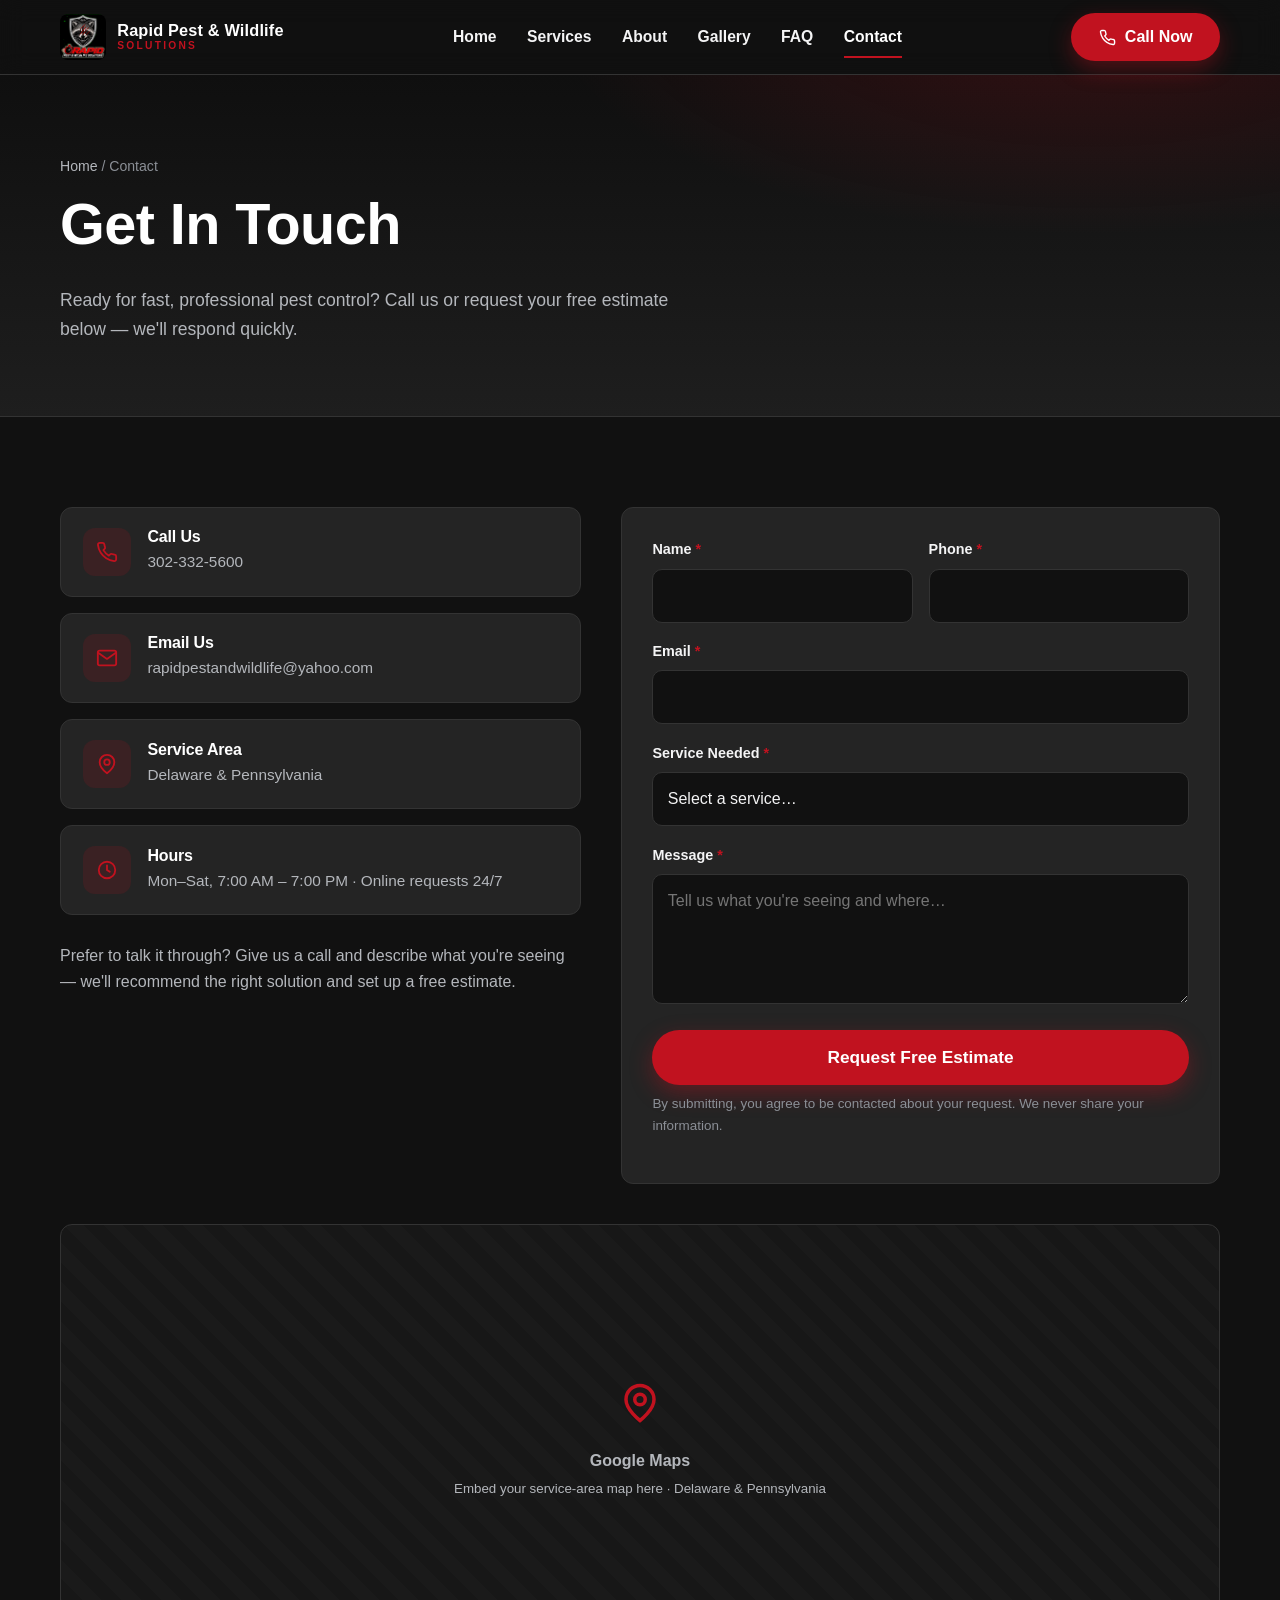
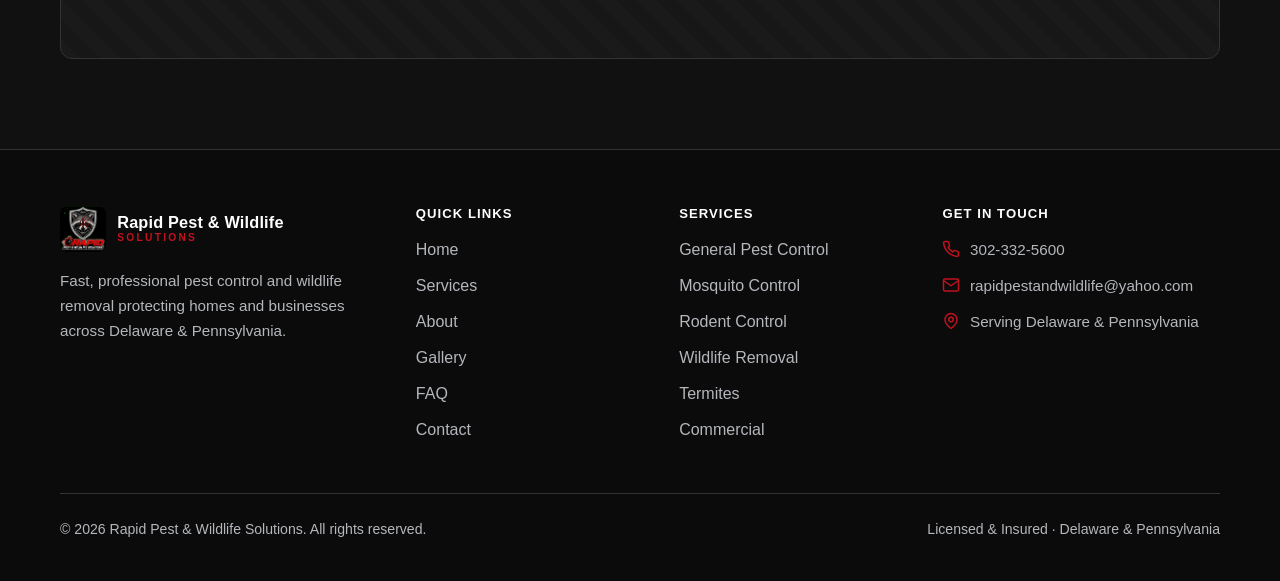
<file: contact.html>
<!doctype html>
<html lang="en">
<head>
  <meta charset="utf-8">
  <meta name="viewport" content="width=device-width, initial-scale=1">

  <title>Contact Us | Rapid Pest &amp; Wildlife Solutions — Free Estimates</title>
  <meta name="description" content="Contact Rapid Pest &amp; Wildlife Solutions for a free estimate. Call 302-332-5600 or email rapidpestandwildlife@yahoo.com. Serving homes and businesses across Delaware and Pennsylvania.">
  <meta name="robots" content="index, follow">
  <link rel="canonical" href="https://www.rapidpestandwildlife.com/contact.html">
  <link rel="icon" href="favicon.ico" sizes="any">
  <link rel="apple-touch-icon" href="images/logo.png">

  <meta property="og:type" content="website">
  <meta property="og:site_name" content="Rapid Pest &amp; Wildlife Solutions">
  <meta property="og:title" content="Contact | Rapid Pest &amp; Wildlife Solutions">
  <meta property="og:description" content="Call 302-332-5600 or request a free estimate online. Serving Delaware &amp; Pennsylvania.">
  <meta property="og:url" content="https://www.rapidpestandwildlife.com/contact.html">
  <meta property="og:image" content="https://www.rapidpestandwildlife.com/images/logo.png">
  <meta name="theme-color" content="#111111">

  <link rel="preload" href="css/style.css" as="style">
  <link rel="stylesheet" href="css/style.css">

  <script type="application/ld+json">
  {
    "@context": "https://schema.org",
    "@type": "PestControlService",
    "name": "Rapid Pest & Wildlife Solutions",
    "telephone": "+1-302-332-5600",
    "email": "rapidpestandwildlife@yahoo.com",
    "url": "https://www.rapidpestandwildlife.com/contact.html",
    "areaServed": [
      { "@type": "State", "name": "Delaware" },
      { "@type": "State", "name": "Pennsylvania" }
    ]
  }
  </script>
</head>
<body>
  <a class="skip-link" href="#main">Skip to content</a>

  <!-- HEADER -->
  <header class="site-header">
    <div class="container nav">
      <a class="brand" href="index.html" aria-label="Rapid Pest & Wildlife Solutions — home">
        <img class="brand__mark" src="images/logo.png" alt="Rapid Pest & Wildlife Solutions shield logo" width="46" height="46">
        <span class="brand__text">
          <span class="brand__name">Rapid Pest &amp; Wildlife</span>
          <span class="brand__tag">Solutions</span>
        </span>
      </a>
      <nav class="nav__menu" aria-label="Primary">
        <a class="nav__link" href="index.html">Home</a>
        <a class="nav__link" href="services.html">Services</a>
        <a class="nav__link" href="about.html">About</a>
        <a class="nav__link" href="gallery.html">Gallery</a>
        <a class="nav__link" href="faq.html">FAQ</a>
        <a class="nav__link" href="contact.html" aria-current="page">Contact</a>
      </nav>
      <div class="nav__actions">
        <a class="btn btn--primary" href="tel:+13023325600">
          <svg width="17" height="17" viewBox="0 0 24 24" fill="none" aria-hidden="true"><path d="M22 16.92v3a2 2 0 0 1-2.18 2 19.79 19.79 0 0 1-8.63-3.07 19.5 19.5 0 0 1-6-6 19.79 19.79 0 0 1-3.07-8.67A2 2 0 0 1 4.11 2h3a2 2 0 0 1 2 1.72c.13.96.36 1.9.7 2.81a2 2 0 0 1-.45 2.11L8.09 9.91a16 16 0 0 0 6 6l1.27-1.27a2 2 0 0 1 2.11-.45c.9.34 1.85.57 2.81.7A2 2 0 0 1 22 16.92Z" stroke="currentColor" stroke-width="2" stroke-linecap="round" stroke-linejoin="round"/></svg>
          Call Now
        </a>
        <button class="nav__toggle" aria-label="Open menu" aria-expanded="false">
          <span></span><span></span><span></span>
        </button>
      </div>
    </div>
  </header>

  <main id="main">
    <!-- PAGE HERO -->
    <section class="page-hero">
      <div class="container">
        <nav class="breadcrumb" aria-label="Breadcrumb"><a href="index.html">Home</a> / Contact</nav>
        <h1>Get In Touch</h1>
        <p>Ready for fast, professional pest control? Call us or request your free estimate below — we'll respond quickly.</p>
      </div>
    </section>

    <section class="section">
      <div class="container">
        <div class="contact-grid">

          <!-- LEFT: contact details -->
          <div class="reveal">
            <div class="contact-cards">
              <div class="contact-card">
                <div class="contact-card__icon">
                  <svg width="22" height="22" viewBox="0 0 24 24" fill="none"><path d="M22 16.92v3a2 2 0 0 1-2.18 2 19.79 19.79 0 0 1-8.63-3.07 19.5 19.5 0 0 1-6-6 19.79 19.79 0 0 1-3.07-8.67A2 2 0 0 1 4.11 2h3a2 2 0 0 1 2 1.72c.13.96.36 1.9.7 2.81a2 2 0 0 1-.45 2.11L8.09 9.91a16 16 0 0 0 6 6l1.27-1.27a2 2 0 0 1 2.11-.45c.9.34 1.85.57 2.81.7A2 2 0 0 1 22 16.92Z" stroke="currentColor" stroke-width="2" stroke-linecap="round" stroke-linejoin="round"/></svg>
                </div>
                <div>
                  <h3>Call Us</h3>
                  <a href="tel:+13023325600">302-332-5600</a>
                </div>
              </div>
              <div class="contact-card">
                <div class="contact-card__icon">
                  <svg width="22" height="22" viewBox="0 0 24 24" fill="none"><rect x="2" y="4" width="20" height="16" rx="2" stroke="currentColor" stroke-width="2"/><path d="m2 6 10 7 10-7" stroke="currentColor" stroke-width="2" stroke-linecap="round" stroke-linejoin="round"/></svg>
                </div>
                <div>
                  <h3>Email Us</h3>
                  <a href="mailto:rapidpestandwildlife@yahoo.com">rapidpestandwildlife@yahoo.com</a>
                </div>
              </div>
              <div class="contact-card">
                <div class="contact-card__icon">
                  <svg width="22" height="22" viewBox="0 0 24 24" fill="none"><path d="M20 10c0 6-8 12-8 12s-8-6-8-12a8 8 0 0 1 16 0Z" stroke="currentColor" stroke-width="2"/><circle cx="12" cy="10" r="3" stroke="currentColor" stroke-width="2"/></svg>
                </div>
                <div>
                  <h3>Service Area</h3>
                  <p>Delaware &amp; Pennsylvania</p>
                </div>
              </div>
              <div class="contact-card">
                <div class="contact-card__icon">
                  <svg width="22" height="22" viewBox="0 0 24 24" fill="none"><circle cx="12" cy="12" r="9" stroke="currentColor" stroke-width="2"/><path d="M12 7v5l3 2" stroke="currentColor" stroke-width="2" stroke-linecap="round" stroke-linejoin="round"/></svg>
                </div>
                <div>
                  <h3>Hours</h3>
                  <p>Mon–Sat, 7:00 AM – 7:00 PM · Online requests 24/7</p>
                </div>
              </div>
            </div>
            <p style="color:var(--muted);">Prefer to talk it through? Give us a call and describe what you're seeing — we'll recommend the right solution and set up a free estimate.</p>
          </div>

          <!-- RIGHT: contact form -->
          <div class="reveal">
            <form class="form" id="contactForm" novalidate>
              <!-- Success message shown after valid submit (front-end demo) -->
              <div class="form-success" role="status">
                ✓ Thanks! Your request has been received. We'll be in touch shortly.
              </div>

              <div class="form__row">
                <div class="field">
                  <label for="name">Name <span class="req" aria-hidden="true">*</span></label>
                  <input type="text" id="name" name="name" autocomplete="name" required>
                  <span class="field__error">Please enter your name.</span>
                </div>
                <div class="field">
                  <label for="phone">Phone <span class="req" aria-hidden="true">*</span></label>
                  <input type="tel" id="phone" name="phone" autocomplete="tel" required>
                  <span class="field__error">Enter a valid phone number.</span>
                </div>
              </div>

              <div class="field">
                <label for="email">Email <span class="req" aria-hidden="true">*</span></label>
                <input type="email" id="email" name="email" autocomplete="email" required>
                <span class="field__error">Enter a valid email address.</span>
              </div>

              <div class="field">
                <label for="service">Service Needed <span class="req" aria-hidden="true">*</span></label>
                <select id="service" name="service" required>
                  <option value="">Select a service…</option>
                  <option>General Pest Control</option>
                  <option>Mosquito Control</option>
                  <option>Rodent Control</option>
                  <option>Wildlife Removal</option>
                  <option>Bed Bug Treatment</option>
                  <option>Termites</option>
                  <option>Wasps &amp; Hornets</option>
                  <option>Commercial Pest Management</option>
                  <option>Other / Not Sure</option>
                </select>
                <span class="field__error">Please choose a service.</span>
              </div>

              <div class="field">
                <label for="message">Message <span class="req" aria-hidden="true">*</span></label>
                <textarea id="message" name="message" placeholder="Tell us what you're seeing and where…" required></textarea>
                <span class="field__error">Tell us a little more (10+ characters).</span>
              </div>

              <button type="submit" class="btn btn--primary btn--block btn--lg">Request Free Estimate</button>
              <p class="form__note">By submitting, you agree to be contacted about your request. We never share your information.</p>
            </form>
          </div>

        </div>

        <!-- MAP PLACEHOLDER -->
        <div class="map-embed reveal" role="img" aria-label="Google Maps placeholder for the Delaware and Pennsylvania service area">
          <div>
            <svg width="42" height="42" viewBox="0 0 24 24" fill="none"><path d="M20 10c0 6-8 12-8 12s-8-6-8-12a8 8 0 0 1 16 0Z" stroke="currentColor" stroke-width="2"/><circle cx="12" cy="10" r="3" stroke="currentColor" stroke-width="2"/></svg>
            <p style="margin:.5rem 0 0;"><strong>Google Maps</strong><br><small>Embed your service-area map here · Delaware &amp; Pennsylvania</small></p>
          </div>
        </div>
      </div>
    </section>
  </main>

  <!-- FOOTER -->
  <footer class="site-footer">
    <div class="container">
      <div class="footer-grid">
        <div class="footer-brand">
          <a class="brand" href="index.html">
            <img class="brand__mark" src="images/logo.png" alt="Rapid Pest & Wildlife Solutions logo" width="46" height="46">
            <span class="brand__text">
              <span class="brand__name">Rapid Pest &amp; Wildlife</span>
              <span class="brand__tag">Solutions</span>
            </span>
          </a>
          <p>Fast, professional pest control and wildlife removal protecting homes and businesses across Delaware &amp; Pennsylvania.</p>
        </div>
        <div class="footer-col">
          <h4>Quick Links</h4>
          <ul>
            <li><a href="index.html">Home</a></li>
            <li><a href="services.html">Services</a></li>
            <li><a href="about.html">About</a></li>
            <li><a href="gallery.html">Gallery</a></li>
            <li><a href="faq.html">FAQ</a></li>
            <li><a href="contact.html">Contact</a></li>
          </ul>
        </div>
        <div class="footer-col">
          <h4>Services</h4>
          <ul>
            <li><a href="services.html#general">General Pest Control</a></li>
            <li><a href="services.html#mosquito">Mosquito Control</a></li>
            <li><a href="services.html#rodent">Rodent Control</a></li>
            <li><a href="services.html#wildlife">Wildlife Removal</a></li>
            <li><a href="services.html#termites">Termites</a></li>
            <li><a href="services.html#commercial">Commercial</a></li>
          </ul>
        </div>
        <div class="footer-col footer-contact">
          <h4>Get In Touch</h4>
          <ul>
            <li><svg width="18" height="18" viewBox="0 0 24 24" fill="none"><path d="M22 16.92v3a2 2 0 0 1-2.18 2 19.79 19.79 0 0 1-8.63-3.07 19.5 19.5 0 0 1-6-6 19.79 19.79 0 0 1-3.07-8.67A2 2 0 0 1 4.11 2h3a2 2 0 0 1 2 1.72c.13.96.36 1.9.7 2.81a2 2 0 0 1-.45 2.11L8.09 9.91a16 16 0 0 0 6 6l1.27-1.27a2 2 0 0 1 2.11-.45c.9.34 1.85.57 2.81.7A2 2 0 0 1 22 16.92Z" stroke="currentColor" stroke-width="2" stroke-linecap="round" stroke-linejoin="round"/></svg> <a href="tel:+13023325600">302-332-5600</a></li>
            <li><svg width="18" height="18" viewBox="0 0 24 24" fill="none"><rect x="2" y="4" width="20" height="16" rx="2" stroke="currentColor" stroke-width="2"/><path d="m2 6 10 7 10-7" stroke="currentColor" stroke-width="2" stroke-linecap="round" stroke-linejoin="round"/></svg> <a href="mailto:rapidpestandwildlife@yahoo.com">rapidpestandwildlife@yahoo.com</a></li>
            <li><svg width="18" height="18" viewBox="0 0 24 24" fill="none"><path d="M20 10c0 6-8 12-8 12s-8-6-8-12a8 8 0 0 1 16 0Z" stroke="currentColor" stroke-width="2"/><circle cx="12" cy="10" r="3" stroke="currentColor" stroke-width="2"/></svg> Serving Delaware &amp; Pennsylvania</li>
          </ul>
        </div>
      </div>
      <div class="footer-bottom">
        <p>&copy; <span id="year">2026</span> Rapid Pest &amp; Wildlife Solutions. All rights reserved.</p>
        <p>Licensed &amp; Insured · Delaware &amp; Pennsylvania</p>
      </div>
    </div>
  </footer>

  <a class="floating-call" href="tel:+13023325600" aria-label="Call Rapid Pest and Wildlife Solutions">
    <svg width="20" height="20" viewBox="0 0 24 24" fill="none"><path d="M22 16.92v3a2 2 0 0 1-2.18 2 19.79 19.79 0 0 1-8.63-3.07 19.5 19.5 0 0 1-6-6 19.79 19.79 0 0 1-3.07-8.67A2 2 0 0 1 4.11 2h3a2 2 0 0 1 2 1.72c.13.96.36 1.9.7 2.81a2 2 0 0 1-.45 2.11L8.09 9.91a16 16 0 0 0 6 6l1.27-1.27a2 2 0 0 1 2.11-.45c.9.34 1.85.57 2.81.7A2 2 0 0 1 22 16.92Z" stroke="currentColor" stroke-width="2" stroke-linecap="round" stroke-linejoin="round"/></svg>
    Call
  </a>
  <button class="to-top" aria-label="Back to top">
    <svg width="20" height="20" viewBox="0 0 24 24" fill="none"><path d="m18 15-6-6-6 6" stroke="currentColor" stroke-width="2.5" stroke-linecap="round" stroke-linejoin="round"/></svg>
  </button>

  <script src="js/script.js" defer></script>
</body>
</html>
</file>
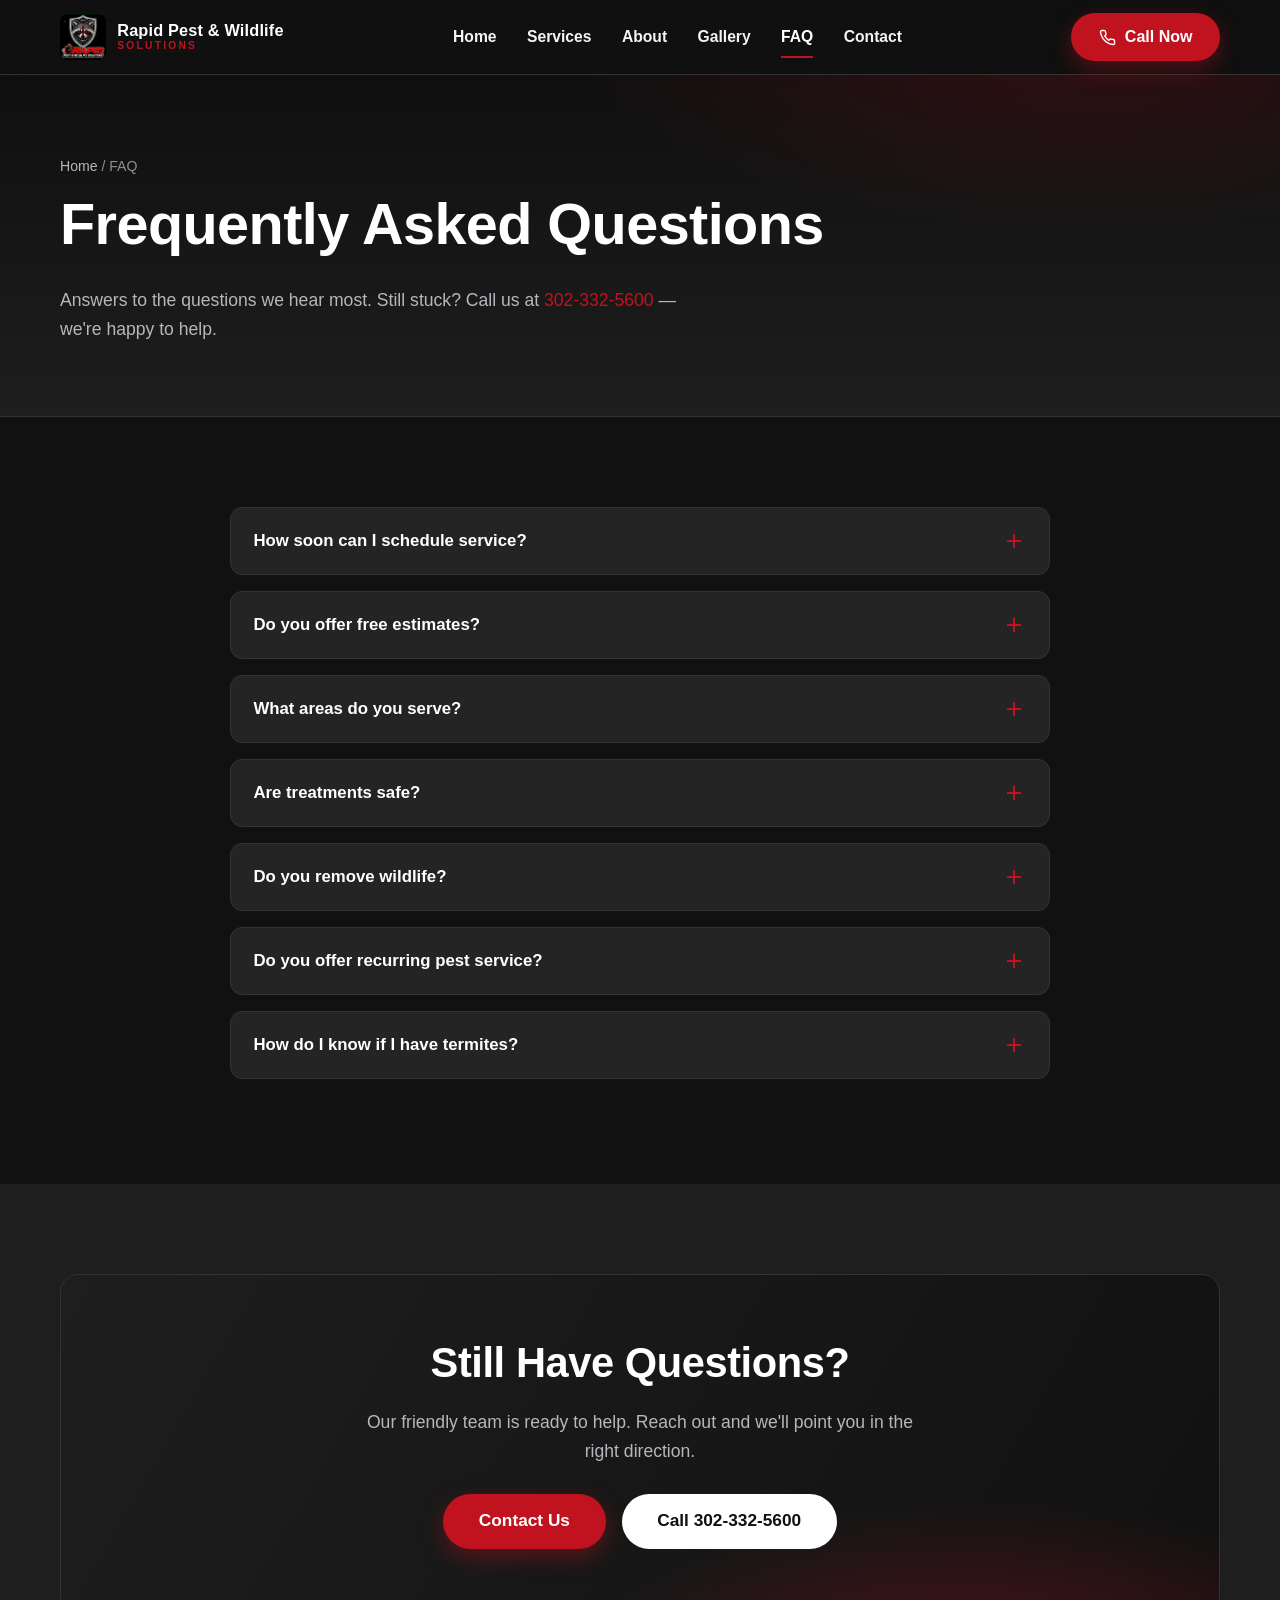
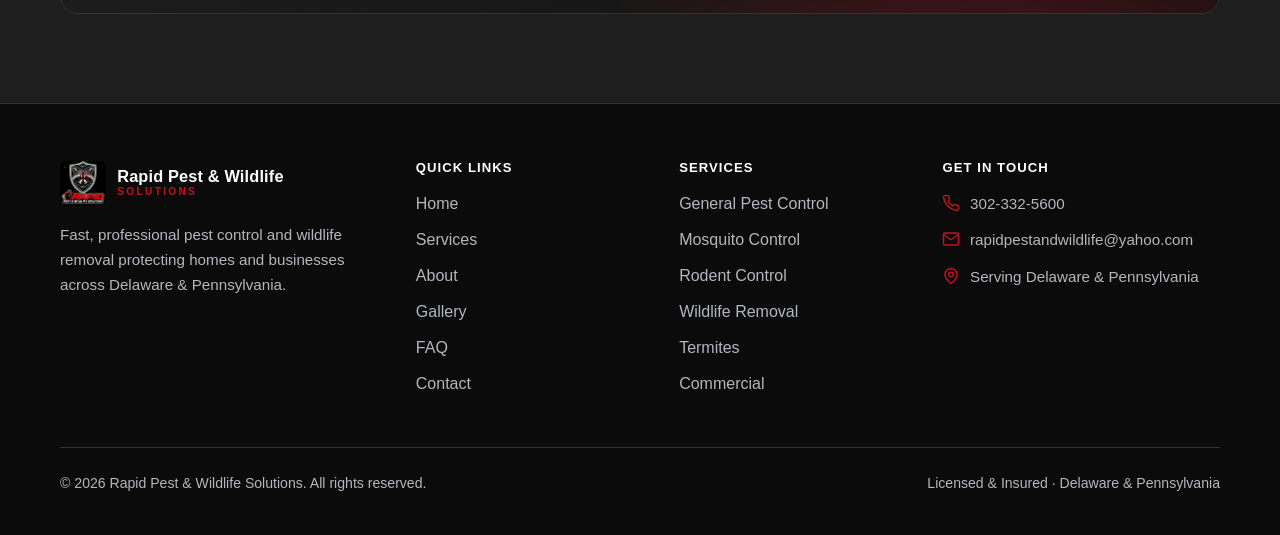
<file: faq.html>
<!doctype html>
<html lang="en">
<head>
  <meta charset="utf-8">
  <meta name="viewport" content="width=device-width, initial-scale=1">

  <title>FAQ | Rapid Pest &amp; Wildlife Solutions — Common Questions</title>
  <meta name="description" content="Answers to common questions about scheduling, free estimates, service areas, treatment safety, wildlife removal and recurring pest service from Rapid Pest &amp; Wildlife Solutions in Delaware &amp; Pennsylvania.">
  <meta name="robots" content="index, follow">
  <link rel="canonical" href="https://www.rapidpestandwildlife.com/faq.html">
  <link rel="icon" href="favicon.ico" sizes="any">
  <link rel="apple-touch-icon" href="images/logo.png">

  <meta property="og:type" content="website">
  <meta property="og:site_name" content="Rapid Pest &amp; Wildlife Solutions">
  <meta property="og:title" content="FAQ | Rapid Pest &amp; Wildlife Solutions">
  <meta property="og:description" content="Common questions about our pest control and wildlife removal services in DE &amp; PA.">
  <meta property="og:url" content="https://www.rapidpestandwildlife.com/faq.html">
  <meta property="og:image" content="https://www.rapidpestandwildlife.com/images/logo.png">
  <meta name="theme-color" content="#111111">

  <link rel="preload" href="css/style.css" as="style">
  <link rel="stylesheet" href="css/style.css">

  <!-- FAQPage structured data for rich results -->
  <script type="application/ld+json">
  {
    "@context": "https://schema.org",
    "@type": "FAQPage",
    "mainEntity": [
      { "@type": "Question", "name": "How soon can I schedule service?",
        "acceptedAnswer": { "@type": "Answer", "text": "In most cases we offer same-day or next-day appointments. Call us at 302-332-5600 and we'll get you on the schedule as quickly as possible." } },
      { "@type": "Question", "name": "Do you offer free estimates?",
        "acceptedAnswer": { "@type": "Answer", "text": "Yes. We provide free, no-obligation estimates for our services. Just call or fill out our contact form and we'll assess your situation." } },
      { "@type": "Question", "name": "What areas do you serve?",
        "acceptedAnswer": { "@type": "Answer", "text": "We proudly serve communities throughout Delaware and Pennsylvania. If you're unsure whether we cover your area, give us a call." } },
      { "@type": "Question", "name": "Are treatments safe?",
        "acceptedAnswer": { "@type": "Answer", "text": "Yes. We use EPA-registered products and apply them according to label directions. We also offer family- and pet-friendly options and will walk you through any precautions." } },
      { "@type": "Question", "name": "Do you remove wildlife?",
        "acceptedAnswer": { "@type": "Answer", "text": "Absolutely. We humanely trap and remove raccoons, squirrels, bats, opossums and other nuisance wildlife, then seal entry points so they don't return." } },
      { "@type": "Question", "name": "Do you offer recurring pest service?",
        "acceptedAnswer": { "@type": "Answer", "text": "Yes. We offer monthly, quarterly and seasonal recurring plans that keep your property protected year-round, often at a discounted rate versus one-time visits." } },
      { "@type": "Question", "name": "How do I know if I have termites?",
        "acceptedAnswer": { "@type": "Answer", "text": "Signs include mud tubes on foundations, hollow-sounding or damaged wood, discarded wings near windows, and small piles of what looks like sawdust. If you notice any of these, schedule a free termite inspection right away." } }
    ]
  }
  </script>
</head>
<body>
  <a class="skip-link" href="#main">Skip to content</a>

  <!-- HEADER -->
  <header class="site-header">
    <div class="container nav">
      <a class="brand" href="index.html" aria-label="Rapid Pest & Wildlife Solutions — home">
        <img class="brand__mark" src="images/logo.png" alt="Rapid Pest & Wildlife Solutions shield logo" width="46" height="46">
        <span class="brand__text">
          <span class="brand__name">Rapid Pest &amp; Wildlife</span>
          <span class="brand__tag">Solutions</span>
        </span>
      </a>
      <nav class="nav__menu" aria-label="Primary">
        <a class="nav__link" href="index.html">Home</a>
        <a class="nav__link" href="services.html">Services</a>
        <a class="nav__link" href="about.html">About</a>
        <a class="nav__link" href="gallery.html">Gallery</a>
        <a class="nav__link" href="faq.html" aria-current="page">FAQ</a>
        <a class="nav__link" href="contact.html">Contact</a>
      </nav>
      <div class="nav__actions">
        <a class="btn btn--primary" href="tel:+13023325600">
          <svg width="17" height="17" viewBox="0 0 24 24" fill="none" aria-hidden="true"><path d="M22 16.92v3a2 2 0 0 1-2.18 2 19.79 19.79 0 0 1-8.63-3.07 19.5 19.5 0 0 1-6-6 19.79 19.79 0 0 1-3.07-8.67A2 2 0 0 1 4.11 2h3a2 2 0 0 1 2 1.72c.13.96.36 1.9.7 2.81a2 2 0 0 1-.45 2.11L8.09 9.91a16 16 0 0 0 6 6l1.27-1.27a2 2 0 0 1 2.11-.45c.9.34 1.85.57 2.81.7A2 2 0 0 1 22 16.92Z" stroke="currentColor" stroke-width="2" stroke-linecap="round" stroke-linejoin="round"/></svg>
          Call Now
        </a>
        <button class="nav__toggle" aria-label="Open menu" aria-expanded="false">
          <span></span><span></span><span></span>
        </button>
      </div>
    </div>
  </header>

  <main id="main">
    <!-- PAGE HERO -->
    <section class="page-hero">
      <div class="container">
        <nav class="breadcrumb" aria-label="Breadcrumb"><a href="index.html">Home</a> / FAQ</nav>
        <h1>Frequently Asked Questions</h1>
        <p>Answers to the questions we hear most. Still stuck? Call us at <a href="tel:+13023325600">302-332-5600</a> — we're happy to help.</p>
      </div>
    </section>

    <section class="section">
      <div class="container">
        <div class="faq reveal">

          <div class="faq__item">
            <button class="faq__q" id="faq1-btn" aria-expanded="false" aria-controls="faq1">
              How soon can I schedule service?
              <span class="faq__icon" aria-hidden="true"></span>
            </button>
            <div class="faq__a" id="faq1" role="region" aria-labelledby="faq1-btn">
              <div class="faq__a-inner"><p>In most cases we offer same-day or next-day appointments. Call us at <a href="tel:+13023325600">302-332-5600</a> and we'll get you on the schedule as quickly as possible — urgent situations like stinging insects near a doorway are always prioritized.</p></div>
            </div>
          </div>

          <div class="faq__item">
            <button class="faq__q" id="faq2-btn" aria-expanded="false" aria-controls="faq2">
              Do you offer free estimates?
              <span class="faq__icon" aria-hidden="true"></span>
            </button>
            <div class="faq__a" id="faq2" role="region" aria-labelledby="faq2-btn">
              <div class="faq__a-inner"><p>Yes. We provide free, no-obligation estimates for our services. Just call or fill out our <a href="contact.html">contact form</a> and we'll assess your situation and give you honest, upfront pricing.</p></div>
            </div>
          </div>

          <div class="faq__item">
            <button class="faq__q" id="faq3-btn" aria-expanded="false" aria-controls="faq3">
              What areas do you serve?
              <span class="faq__icon" aria-hidden="true"></span>
            </button>
            <div class="faq__a" id="faq3" role="region" aria-labelledby="faq3-btn">
              <div class="faq__a-inner"><p>We proudly serve communities throughout <strong>Delaware</strong> and <strong>Pennsylvania</strong>, including Wilmington, Newark, Dover, Philadelphia, West Chester and surrounding areas. If you're unsure whether we cover your location, just give us a call.</p></div>
            </div>
          </div>

          <div class="faq__item">
            <button class="faq__q" id="faq4-btn" aria-expanded="false" aria-controls="faq4">
              Are treatments safe?
              <span class="faq__icon" aria-hidden="true"></span>
            </button>
            <div class="faq__a" id="faq4" role="region" aria-labelledby="faq4-btn">
              <div class="faq__a-inner"><p>Yes. We use EPA-registered products applied strictly according to label directions by trained technicians. We also offer family- and pet-friendly options and will walk you through any simple precautions, such as staying off a treated area until it dries.</p></div>
            </div>
          </div>

          <div class="faq__item">
            <button class="faq__q" id="faq5-btn" aria-expanded="false" aria-controls="faq5">
              Do you remove wildlife?
              <span class="faq__icon" aria-hidden="true"></span>
            </button>
            <div class="faq__a" id="faq5" role="region" aria-labelledby="faq5-btn">
              <div class="faq__a-inner"><p>Absolutely. We humanely trap and remove raccoons, squirrels, bats, opossums and other nuisance wildlife. Just as importantly, we seal entry points and repair damage so the animals can't get back in.</p></div>
            </div>
          </div>

          <div class="faq__item">
            <button class="faq__q" id="faq6-btn" aria-expanded="false" aria-controls="faq6">
              Do you offer recurring pest service?
              <span class="faq__icon" aria-hidden="true"></span>
            </button>
            <div class="faq__a" id="faq6" role="region" aria-labelledby="faq6-btn">
              <div class="faq__a-inner"><p>Yes. We offer monthly, quarterly and seasonal recurring plans that keep your property protected year-round — usually at a discounted rate compared to one-time visits. Many customers on a plan enjoy free re-treatments if pests show up between scheduled visits.</p></div>
            </div>
          </div>

          <div class="faq__item">
            <button class="faq__q" id="faq7-btn" aria-expanded="false" aria-controls="faq7">
              How do I know if I have termites?
              <span class="faq__icon" aria-hidden="true"></span>
            </button>
            <div class="faq__a" id="faq7" role="region" aria-labelledby="faq7-btn">
              <div class="faq__a-inner"><p>Common signs include mud tubes on foundation walls, hollow-sounding or visibly damaged wood, discarded wings near windowsills, and small piles of what looks like sawdust (termite droppings). If you notice any of these, schedule a <a href="services.html#termites">free termite inspection</a> right away — early action saves you money.</p></div>
            </div>
          </div>

        </div>
      </div>
    </section>

    <!-- CTA -->
    <section class="section bg-alt">
      <div class="container">
        <div class="cta reveal">
          <h2>Still Have Questions?</h2>
          <p>Our friendly team is ready to help. Reach out and we'll point you in the right direction.</p>
          <div class="cta__actions">
            <a class="btn btn--primary btn--lg" href="contact.html">Contact Us</a>
            <a class="btn btn--light btn--lg" href="tel:+13023325600">Call 302-332-5600</a>
          </div>
        </div>
      </div>
    </section>
  </main>

  <!-- FOOTER -->
  <footer class="site-footer">
    <div class="container">
      <div class="footer-grid">
        <div class="footer-brand">
          <a class="brand" href="index.html">
            <img class="brand__mark" src="images/logo.png" alt="Rapid Pest & Wildlife Solutions logo" width="46" height="46">
            <span class="brand__text">
              <span class="brand__name">Rapid Pest &amp; Wildlife</span>
              <span class="brand__tag">Solutions</span>
            </span>
          </a>
          <p>Fast, professional pest control and wildlife removal protecting homes and businesses across Delaware &amp; Pennsylvania.</p>
        </div>
        <div class="footer-col">
          <h4>Quick Links</h4>
          <ul>
            <li><a href="index.html">Home</a></li>
            <li><a href="services.html">Services</a></li>
            <li><a href="about.html">About</a></li>
            <li><a href="gallery.html">Gallery</a></li>
            <li><a href="faq.html">FAQ</a></li>
            <li><a href="contact.html">Contact</a></li>
          </ul>
        </div>
        <div class="footer-col">
          <h4>Services</h4>
          <ul>
            <li><a href="services.html#general">General Pest Control</a></li>
            <li><a href="services.html#mosquito">Mosquito Control</a></li>
            <li><a href="services.html#rodent">Rodent Control</a></li>
            <li><a href="services.html#wildlife">Wildlife Removal</a></li>
            <li><a href="services.html#termites">Termites</a></li>
            <li><a href="services.html#commercial">Commercial</a></li>
          </ul>
        </div>
        <div class="footer-col footer-contact">
          <h4>Get In Touch</h4>
          <ul>
            <li><svg width="18" height="18" viewBox="0 0 24 24" fill="none"><path d="M22 16.92v3a2 2 0 0 1-2.18 2 19.79 19.79 0 0 1-8.63-3.07 19.5 19.5 0 0 1-6-6 19.79 19.79 0 0 1-3.07-8.67A2 2 0 0 1 4.11 2h3a2 2 0 0 1 2 1.72c.13.96.36 1.9.7 2.81a2 2 0 0 1-.45 2.11L8.09 9.91a16 16 0 0 0 6 6l1.27-1.27a2 2 0 0 1 2.11-.45c.9.34 1.85.57 2.81.7A2 2 0 0 1 22 16.92Z" stroke="currentColor" stroke-width="2" stroke-linecap="round" stroke-linejoin="round"/></svg> <a href="tel:+13023325600">302-332-5600</a></li>
            <li><svg width="18" height="18" viewBox="0 0 24 24" fill="none"><rect x="2" y="4" width="20" height="16" rx="2" stroke="currentColor" stroke-width="2"/><path d="m2 6 10 7 10-7" stroke="currentColor" stroke-width="2" stroke-linecap="round" stroke-linejoin="round"/></svg> <a href="mailto:rapidpestandwildlife@yahoo.com">rapidpestandwildlife@yahoo.com</a></li>
            <li><svg width="18" height="18" viewBox="0 0 24 24" fill="none"><path d="M20 10c0 6-8 12-8 12s-8-6-8-12a8 8 0 0 1 16 0Z" stroke="currentColor" stroke-width="2"/><circle cx="12" cy="10" r="3" stroke="currentColor" stroke-width="2"/></svg> Serving Delaware &amp; Pennsylvania</li>
          </ul>
        </div>
      </div>
      <div class="footer-bottom">
        <p>&copy; <span id="year">2026</span> Rapid Pest &amp; Wildlife Solutions. All rights reserved.</p>
        <p>Licensed &amp; Insured · Delaware &amp; Pennsylvania</p>
      </div>
    </div>
  </footer>

  <a class="floating-call" href="tel:+13023325600" aria-label="Call Rapid Pest and Wildlife Solutions">
    <svg width="20" height="20" viewBox="0 0 24 24" fill="none"><path d="M22 16.92v3a2 2 0 0 1-2.18 2 19.79 19.79 0 0 1-8.63-3.07 19.5 19.5 0 0 1-6-6 19.79 19.79 0 0 1-3.07-8.67A2 2 0 0 1 4.11 2h3a2 2 0 0 1 2 1.72c.13.96.36 1.9.7 2.81a2 2 0 0 1-.45 2.11L8.09 9.91a16 16 0 0 0 6 6l1.27-1.27a2 2 0 0 1 2.11-.45c.9.34 1.85.57 2.81.7A2 2 0 0 1 22 16.92Z" stroke="currentColor" stroke-width="2" stroke-linecap="round" stroke-linejoin="round"/></svg>
    Call
  </a>
  <button class="to-top" aria-label="Back to top">
    <svg width="20" height="20" viewBox="0 0 24 24" fill="none"><path d="m18 15-6-6-6 6" stroke="currentColor" stroke-width="2.5" stroke-linecap="round" stroke-linejoin="round"/></svg>
  </button>

  <script src="js/script.js" defer></script>
</body>
</html>
</file>
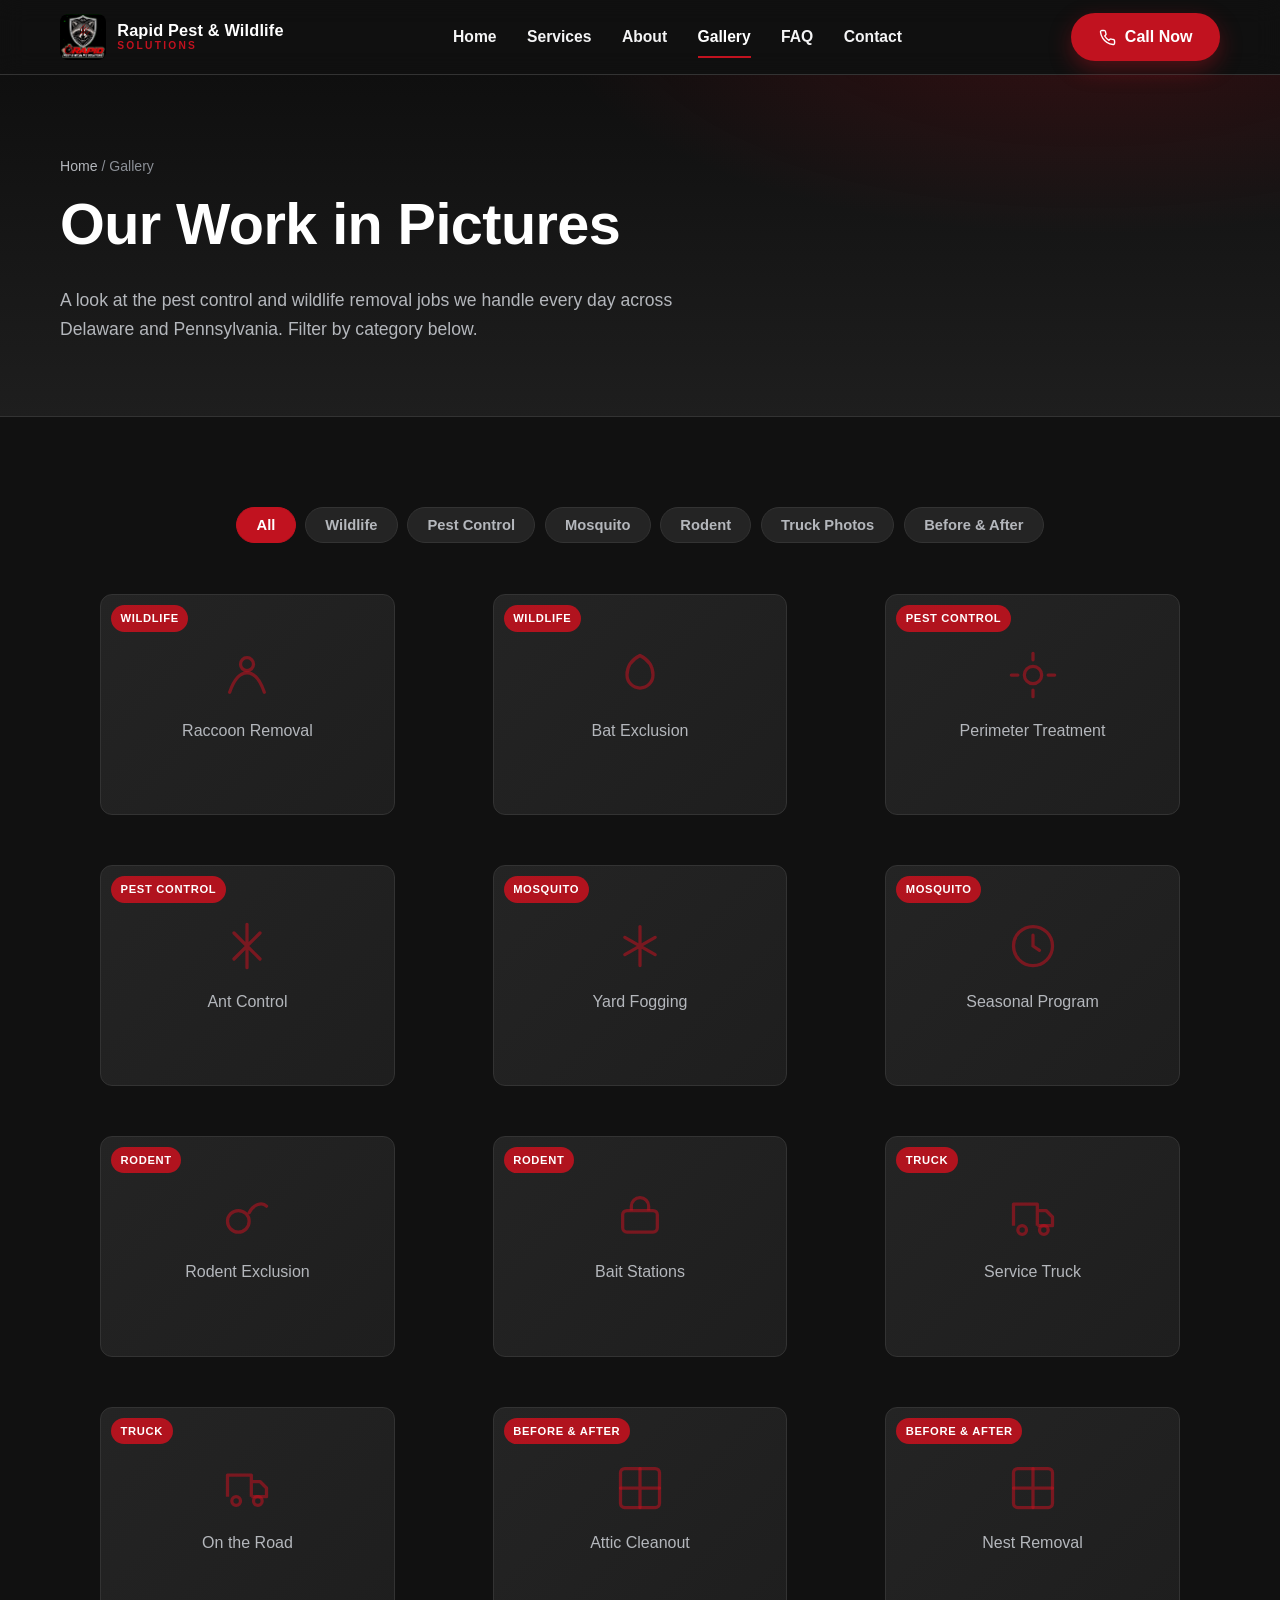
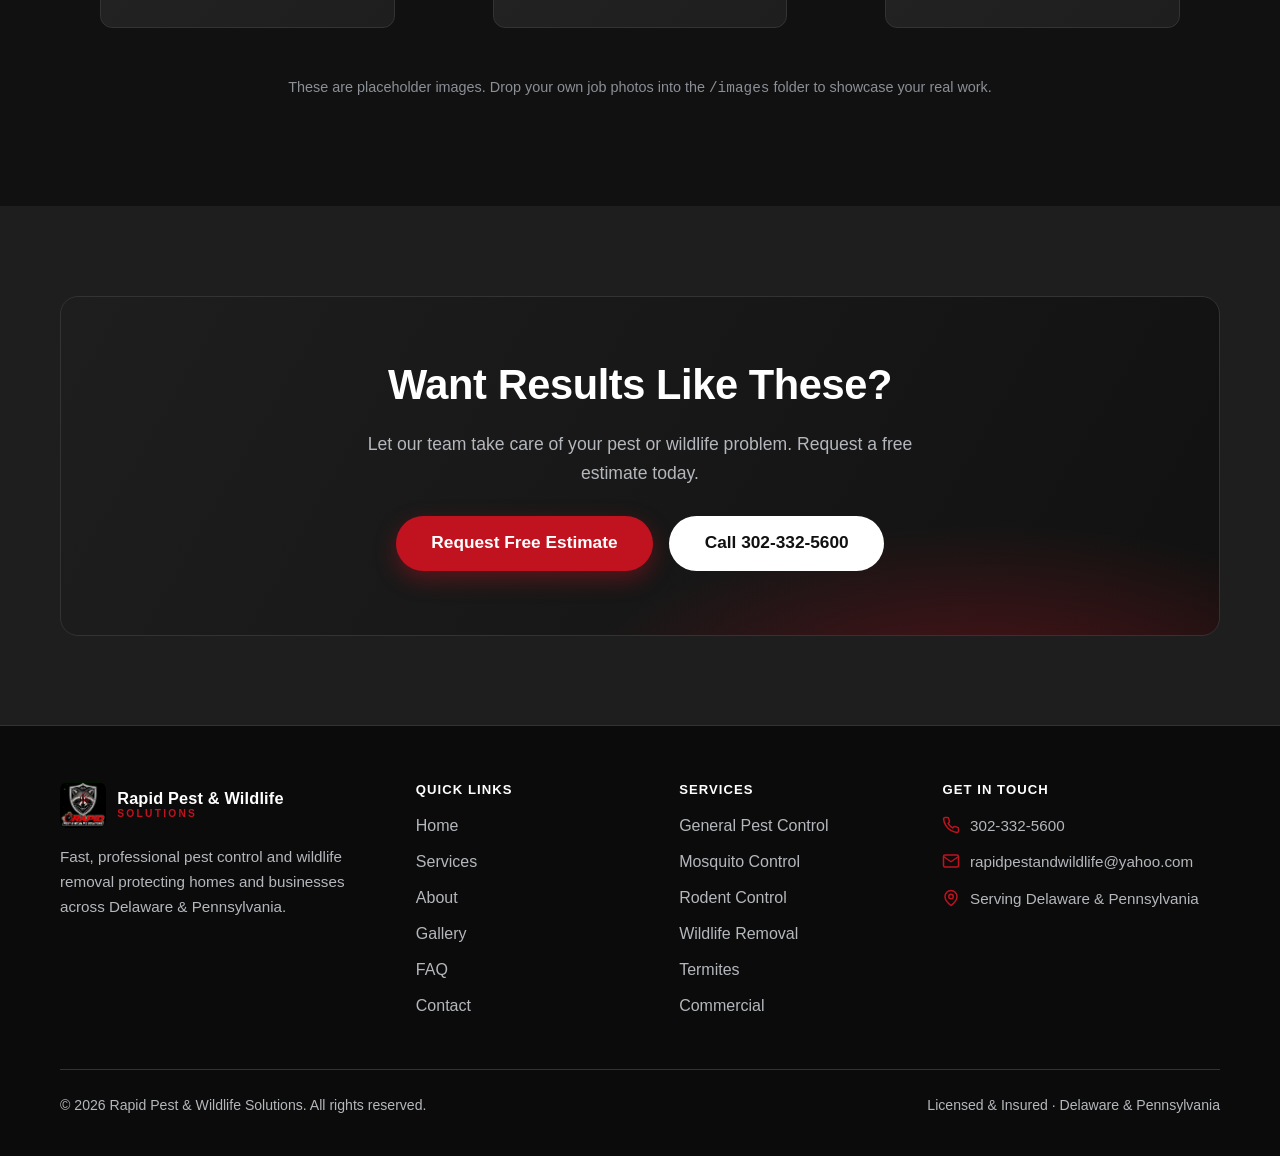
<file: gallery.html>
<!doctype html>
<html lang="en">
<head>
  <meta charset="utf-8">
  <meta name="viewport" content="width=device-width, initial-scale=1">

  <title>Gallery | Rapid Pest &amp; Wildlife Solutions — Our Work in DE &amp; PA</title>
  <meta name="description" content="See our work: wildlife removal, pest control, mosquito treatments, rodent exclusion, service trucks and before-and-after results from Rapid Pest &amp; Wildlife Solutions across Delaware and Pennsylvania.">
  <meta name="robots" content="index, follow">
  <link rel="canonical" href="https://www.rapidpestandwildlife.com/gallery.html">
  <link rel="icon" href="favicon.ico" sizes="any">
  <link rel="apple-touch-icon" href="images/logo.png">

  <meta property="og:type" content="website">
  <meta property="og:site_name" content="Rapid Pest &amp; Wildlife Solutions">
  <meta property="og:title" content="Gallery | Rapid Pest &amp; Wildlife Solutions">
  <meta property="og:description" content="A look at our pest control and wildlife removal work across Delaware &amp; Pennsylvania.">
  <meta property="og:url" content="https://www.rapidpestandwildlife.com/gallery.html">
  <meta property="og:image" content="https://www.rapidpestandwildlife.com/images/logo.png">
  <meta name="theme-color" content="#111111">

  <link rel="preload" href="css/style.css" as="style">
  <link rel="stylesheet" href="css/style.css">
</head>
<body>
  <a class="skip-link" href="#main">Skip to content</a>

  <!-- HEADER -->
  <header class="site-header">
    <div class="container nav">
      <a class="brand" href="index.html" aria-label="Rapid Pest & Wildlife Solutions — home">
        <img class="brand__mark" src="images/logo.png" alt="Rapid Pest & Wildlife Solutions shield logo" width="46" height="46">
        <span class="brand__text">
          <span class="brand__name">Rapid Pest &amp; Wildlife</span>
          <span class="brand__tag">Solutions</span>
        </span>
      </a>
      <nav class="nav__menu" aria-label="Primary">
        <a class="nav__link" href="index.html">Home</a>
        <a class="nav__link" href="services.html">Services</a>
        <a class="nav__link" href="about.html">About</a>
        <a class="nav__link" href="gallery.html" aria-current="page">Gallery</a>
        <a class="nav__link" href="faq.html">FAQ</a>
        <a class="nav__link" href="contact.html">Contact</a>
      </nav>
      <div class="nav__actions">
        <a class="btn btn--primary" href="tel:+13023325600">
          <svg width="17" height="17" viewBox="0 0 24 24" fill="none" aria-hidden="true"><path d="M22 16.92v3a2 2 0 0 1-2.18 2 19.79 19.79 0 0 1-8.63-3.07 19.5 19.5 0 0 1-6-6 19.79 19.79 0 0 1-3.07-8.67A2 2 0 0 1 4.11 2h3a2 2 0 0 1 2 1.72c.13.96.36 1.9.7 2.81a2 2 0 0 1-.45 2.11L8.09 9.91a16 16 0 0 0 6 6l1.27-1.27a2 2 0 0 1 2.11-.45c.9.34 1.85.57 2.81.7A2 2 0 0 1 22 16.92Z" stroke="currentColor" stroke-width="2" stroke-linecap="round" stroke-linejoin="round"/></svg>
          Call Now
        </a>
        <button class="nav__toggle" aria-label="Open menu" aria-expanded="false">
          <span></span><span></span><span></span>
        </button>
      </div>
    </div>
  </header>

  <main id="main">
    <!-- PAGE HERO -->
    <section class="page-hero">
      <div class="container">
        <nav class="breadcrumb" aria-label="Breadcrumb"><a href="index.html">Home</a> / Gallery</nav>
        <h1>Our Work in Pictures</h1>
        <p>A look at the pest control and wildlife removal jobs we handle every day across Delaware and Pennsylvania. Filter by category below.</p>
      </div>
    </section>

    <section class="section">
      <div class="container">
        <!-- Category filters (wired up in script.js) -->
        <div class="gallery-filters reveal" role="tablist" aria-label="Gallery categories">
          <button class="filter-btn is-active" data-filter="all">All</button>
          <button class="filter-btn" data-filter="wildlife">Wildlife</button>
          <button class="filter-btn" data-filter="pest">Pest Control</button>
          <button class="filter-btn" data-filter="mosquito">Mosquito</button>
          <button class="filter-btn" data-filter="rodent">Rodent</button>
          <button class="filter-btn" data-filter="trucks">Truck Photos</button>
          <button class="filter-btn" data-filter="beforeafter">Before &amp; After</button>
        </div>

        <!-- Gallery grid. Each item uses placeholder art; drop real photos in /images
             and replace the .gallery__ph block with an <img loading="lazy"> to go live. -->
        <div class="gallery">
          <figure class="gallery__item" data-category="wildlife">
            <span class="gallery__tag">Wildlife</span>
            <div class="gallery__ph"><svg width="52" height="52" viewBox="0 0 24 24" fill="none"><path d="M4 20c2-6 5-9 8-9s6 3 8 9" stroke="currentColor" stroke-width="1.5" stroke-linecap="round"/><circle cx="12" cy="7" r="3" stroke="currentColor" stroke-width="1.5"/></svg><p>Raccoon Removal</p></div>
            <figcaption class="gallery__cap">Attic raccoon removal &amp; seal-up</figcaption>
          </figure>
          <figure class="gallery__item" data-category="wildlife">
            <span class="gallery__tag">Wildlife</span>
            <div class="gallery__ph"><svg width="52" height="52" viewBox="0 0 24 24" fill="none"><path d="M12 3c4 2 6 5 6 9a6 6 0 0 1-12 0c0-4 2-7 6-9Z" stroke="currentColor" stroke-width="1.5" stroke-linejoin="round"/></svg><p>Bat Exclusion</p></div>
            <figcaption class="gallery__cap">Humane bat exclusion project</figcaption>
          </figure>
          <figure class="gallery__item" data-category="pest">
            <span class="gallery__tag">Pest Control</span>
            <div class="gallery__ph"><svg width="52" height="52" viewBox="0 0 24 24" fill="none"><circle cx="12" cy="12" r="4" stroke="currentColor" stroke-width="1.5"/><path d="M12 2v3M12 19v3M2 12h3M19 12h3" stroke="currentColor" stroke-width="1.5" stroke-linecap="round"/></svg><p>Perimeter Treatment</p></div>
            <figcaption class="gallery__cap">Exterior perimeter barrier treatment</figcaption>
          </figure>
          <figure class="gallery__item" data-category="pest">
            <span class="gallery__tag">Pest Control</span>
            <div class="gallery__ph"><svg width="52" height="52" viewBox="0 0 24 24" fill="none"><path d="M12 2v20M6 6l12 12M18 6 6 18" stroke="currentColor" stroke-width="1.5" stroke-linecap="round"/></svg><p>Ant Control</p></div>
            <figcaption class="gallery__cap">Interior ant colony treatment</figcaption>
          </figure>
          <figure class="gallery__item" data-category="mosquito">
            <span class="gallery__tag">Mosquito</span>
            <div class="gallery__ph"><svg width="52" height="52" viewBox="0 0 24 24" fill="none"><path d="M12 3v18M5 8l14 8M19 8 5 16" stroke="currentColor" stroke-width="1.5" stroke-linecap="round"/></svg><p>Yard Fogging</p></div>
            <figcaption class="gallery__cap">Backyard mosquito fogging</figcaption>
          </figure>
          <figure class="gallery__item" data-category="mosquito">
            <span class="gallery__tag">Mosquito</span>
            <div class="gallery__ph"><svg width="52" height="52" viewBox="0 0 24 24" fill="none"><circle cx="12" cy="12" r="9" stroke="currentColor" stroke-width="1.5"/><path d="M12 7v5l3 2" stroke="currentColor" stroke-width="1.5" stroke-linecap="round"/></svg><p>Seasonal Program</p></div>
            <figcaption class="gallery__cap">Seasonal mosquito program setup</figcaption>
          </figure>
          <figure class="gallery__item" data-category="rodent">
            <span class="gallery__tag">Rodent</span>
            <div class="gallery__ph"><svg width="52" height="52" viewBox="0 0 24 24" fill="none"><circle cx="8" cy="14" r="5" stroke="currentColor" stroke-width="1.5"/><path d="M13 10c2-4 6-5 8-3" stroke="currentColor" stroke-width="1.5" stroke-linecap="round"/></svg><p>Rodent Exclusion</p></div>
            <figcaption class="gallery__cap">Entry-point sealing &amp; exclusion</figcaption>
          </figure>
          <figure class="gallery__item" data-category="rodent">
            <span class="gallery__tag">Rodent</span>
            <div class="gallery__ph"><svg width="52" height="52" viewBox="0 0 24 24" fill="none"><rect x="4" y="9" width="16" height="10" rx="2" stroke="currentColor" stroke-width="1.5"/><path d="M8 9V7a4 4 0 0 1 8 0v2" stroke="currentColor" stroke-width="1.5"/></svg><p>Bait Stations</p></div>
            <figcaption class="gallery__cap">Tamper-resistant bait stations</figcaption>
          </figure>
          <figure class="gallery__item" data-category="trucks">
            <span class="gallery__tag">Truck</span>
            <div class="gallery__ph"><svg width="52" height="52" viewBox="0 0 24 24" fill="none"><path d="M3 16V6h11v10M14 9h4l3 3v4h-7" stroke="currentColor" stroke-width="1.5" stroke-linejoin="round"/><circle cx="7" cy="18" r="2" stroke="currentColor" stroke-width="1.5"/><circle cx="17" cy="18" r="2" stroke="currentColor" stroke-width="1.5"/></svg><p>Service Truck</p></div>
            <figcaption class="gallery__cap">Fully-stocked service vehicle</figcaption>
          </figure>
          <figure class="gallery__item" data-category="trucks">
            <span class="gallery__tag">Truck</span>
            <div class="gallery__ph"><svg width="52" height="52" viewBox="0 0 24 24" fill="none"><path d="M3 16V6h11v10M14 9h4l3 3v4h-7" stroke="currentColor" stroke-width="1.5" stroke-linejoin="round"/><circle cx="7" cy="18" r="2" stroke="currentColor" stroke-width="1.5"/><circle cx="17" cy="18" r="2" stroke="currentColor" stroke-width="1.5"/></svg><p>On the Road</p></div>
            <figcaption class="gallery__cap">On the road across DE &amp; PA</figcaption>
          </figure>
          <figure class="gallery__item" data-category="beforeafter">
            <span class="gallery__tag">Before &amp; After</span>
            <div class="gallery__ph"><svg width="52" height="52" viewBox="0 0 24 24" fill="none"><path d="M12 3v18M3 12h18" stroke="currentColor" stroke-width="1.5" stroke-linecap="round"/><rect x="3" y="3" width="18" height="18" rx="2" stroke="currentColor" stroke-width="1.5"/></svg><p>Attic Cleanout</p></div>
            <figcaption class="gallery__cap">Attic before &amp; after cleanout</figcaption>
          </figure>
          <figure class="gallery__item" data-category="beforeafter">
            <span class="gallery__tag">Before &amp; After</span>
            <div class="gallery__ph"><svg width="52" height="52" viewBox="0 0 24 24" fill="none"><path d="M12 3v18M3 12h18" stroke="currentColor" stroke-width="1.5" stroke-linecap="round"/><rect x="3" y="3" width="18" height="18" rx="2" stroke="currentColor" stroke-width="1.5"/></svg><p>Nest Removal</p></div>
            <figcaption class="gallery__cap">Wasp nest removal — before &amp; after</figcaption>
          </figure>
        </div>

        <p style="text-align:center;color:var(--faint);margin-top:2rem;font-size:.9rem;">
          These are placeholder images. Drop your own job photos into the <code>/images</code> folder to showcase your real work.
        </p>
      </div>
    </section>

    <!-- CTA -->
    <section class="section bg-alt">
      <div class="container">
        <div class="cta reveal">
          <h2>Want Results Like These?</h2>
          <p>Let our team take care of your pest or wildlife problem. Request a free estimate today.</p>
          <div class="cta__actions">
            <a class="btn btn--primary btn--lg" href="contact.html">Request Free Estimate</a>
            <a class="btn btn--light btn--lg" href="tel:+13023325600">Call 302-332-5600</a>
          </div>
        </div>
      </div>
    </section>
  </main>

  <!-- FOOTER -->
  <footer class="site-footer">
    <div class="container">
      <div class="footer-grid">
        <div class="footer-brand">
          <a class="brand" href="index.html">
            <img class="brand__mark" src="images/logo.png" alt="Rapid Pest & Wildlife Solutions logo" width="46" height="46">
            <span class="brand__text">
              <span class="brand__name">Rapid Pest &amp; Wildlife</span>
              <span class="brand__tag">Solutions</span>
            </span>
          </a>
          <p>Fast, professional pest control and wildlife removal protecting homes and businesses across Delaware &amp; Pennsylvania.</p>
        </div>
        <div class="footer-col">
          <h4>Quick Links</h4>
          <ul>
            <li><a href="index.html">Home</a></li>
            <li><a href="services.html">Services</a></li>
            <li><a href="about.html">About</a></li>
            <li><a href="gallery.html">Gallery</a></li>
            <li><a href="faq.html">FAQ</a></li>
            <li><a href="contact.html">Contact</a></li>
          </ul>
        </div>
        <div class="footer-col">
          <h4>Services</h4>
          <ul>
            <li><a href="services.html#general">General Pest Control</a></li>
            <li><a href="services.html#mosquito">Mosquito Control</a></li>
            <li><a href="services.html#rodent">Rodent Control</a></li>
            <li><a href="services.html#wildlife">Wildlife Removal</a></li>
            <li><a href="services.html#termites">Termites</a></li>
            <li><a href="services.html#commercial">Commercial</a></li>
          </ul>
        </div>
        <div class="footer-col footer-contact">
          <h4>Get In Touch</h4>
          <ul>
            <li><svg width="18" height="18" viewBox="0 0 24 24" fill="none"><path d="M22 16.92v3a2 2 0 0 1-2.18 2 19.79 19.79 0 0 1-8.63-3.07 19.5 19.5 0 0 1-6-6 19.79 19.79 0 0 1-3.07-8.67A2 2 0 0 1 4.11 2h3a2 2 0 0 1 2 1.72c.13.96.36 1.9.7 2.81a2 2 0 0 1-.45 2.11L8.09 9.91a16 16 0 0 0 6 6l1.27-1.27a2 2 0 0 1 2.11-.45c.9.34 1.85.57 2.81.7A2 2 0 0 1 22 16.92Z" stroke="currentColor" stroke-width="2" stroke-linecap="round" stroke-linejoin="round"/></svg> <a href="tel:+13023325600">302-332-5600</a></li>
            <li><svg width="18" height="18" viewBox="0 0 24 24" fill="none"><rect x="2" y="4" width="20" height="16" rx="2" stroke="currentColor" stroke-width="2"/><path d="m2 6 10 7 10-7" stroke="currentColor" stroke-width="2" stroke-linecap="round" stroke-linejoin="round"/></svg> <a href="mailto:rapidpestandwildlife@yahoo.com">rapidpestandwildlife@yahoo.com</a></li>
            <li><svg width="18" height="18" viewBox="0 0 24 24" fill="none"><path d="M20 10c0 6-8 12-8 12s-8-6-8-12a8 8 0 0 1 16 0Z" stroke="currentColor" stroke-width="2"/><circle cx="12" cy="10" r="3" stroke="currentColor" stroke-width="2"/></svg> Serving Delaware &amp; Pennsylvania</li>
          </ul>
        </div>
      </div>
      <div class="footer-bottom">
        <p>&copy; <span id="year">2026</span> Rapid Pest &amp; Wildlife Solutions. All rights reserved.</p>
        <p>Licensed &amp; Insured · Delaware &amp; Pennsylvania</p>
      </div>
    </div>
  </footer>

  <a class="floating-call" href="tel:+13023325600" aria-label="Call Rapid Pest and Wildlife Solutions">
    <svg width="20" height="20" viewBox="0 0 24 24" fill="none"><path d="M22 16.92v3a2 2 0 0 1-2.18 2 19.79 19.79 0 0 1-8.63-3.07 19.5 19.5 0 0 1-6-6 19.79 19.79 0 0 1-3.07-8.67A2 2 0 0 1 4.11 2h3a2 2 0 0 1 2 1.72c.13.96.36 1.9.7 2.81a2 2 0 0 1-.45 2.11L8.09 9.91a16 16 0 0 0 6 6l1.27-1.27a2 2 0 0 1 2.11-.45c.9.34 1.85.57 2.81.7A2 2 0 0 1 22 16.92Z" stroke="currentColor" stroke-width="2" stroke-linecap="round" stroke-linejoin="round"/></svg>
    Call
  </a>
  <button class="to-top" aria-label="Back to top">
    <svg width="20" height="20" viewBox="0 0 24 24" fill="none"><path d="m18 15-6-6-6 6" stroke="currentColor" stroke-width="2.5" stroke-linecap="round" stroke-linejoin="round"/></svg>
  </button>

  <script src="js/script.js" defer></script>
</body>
</html>
</file>
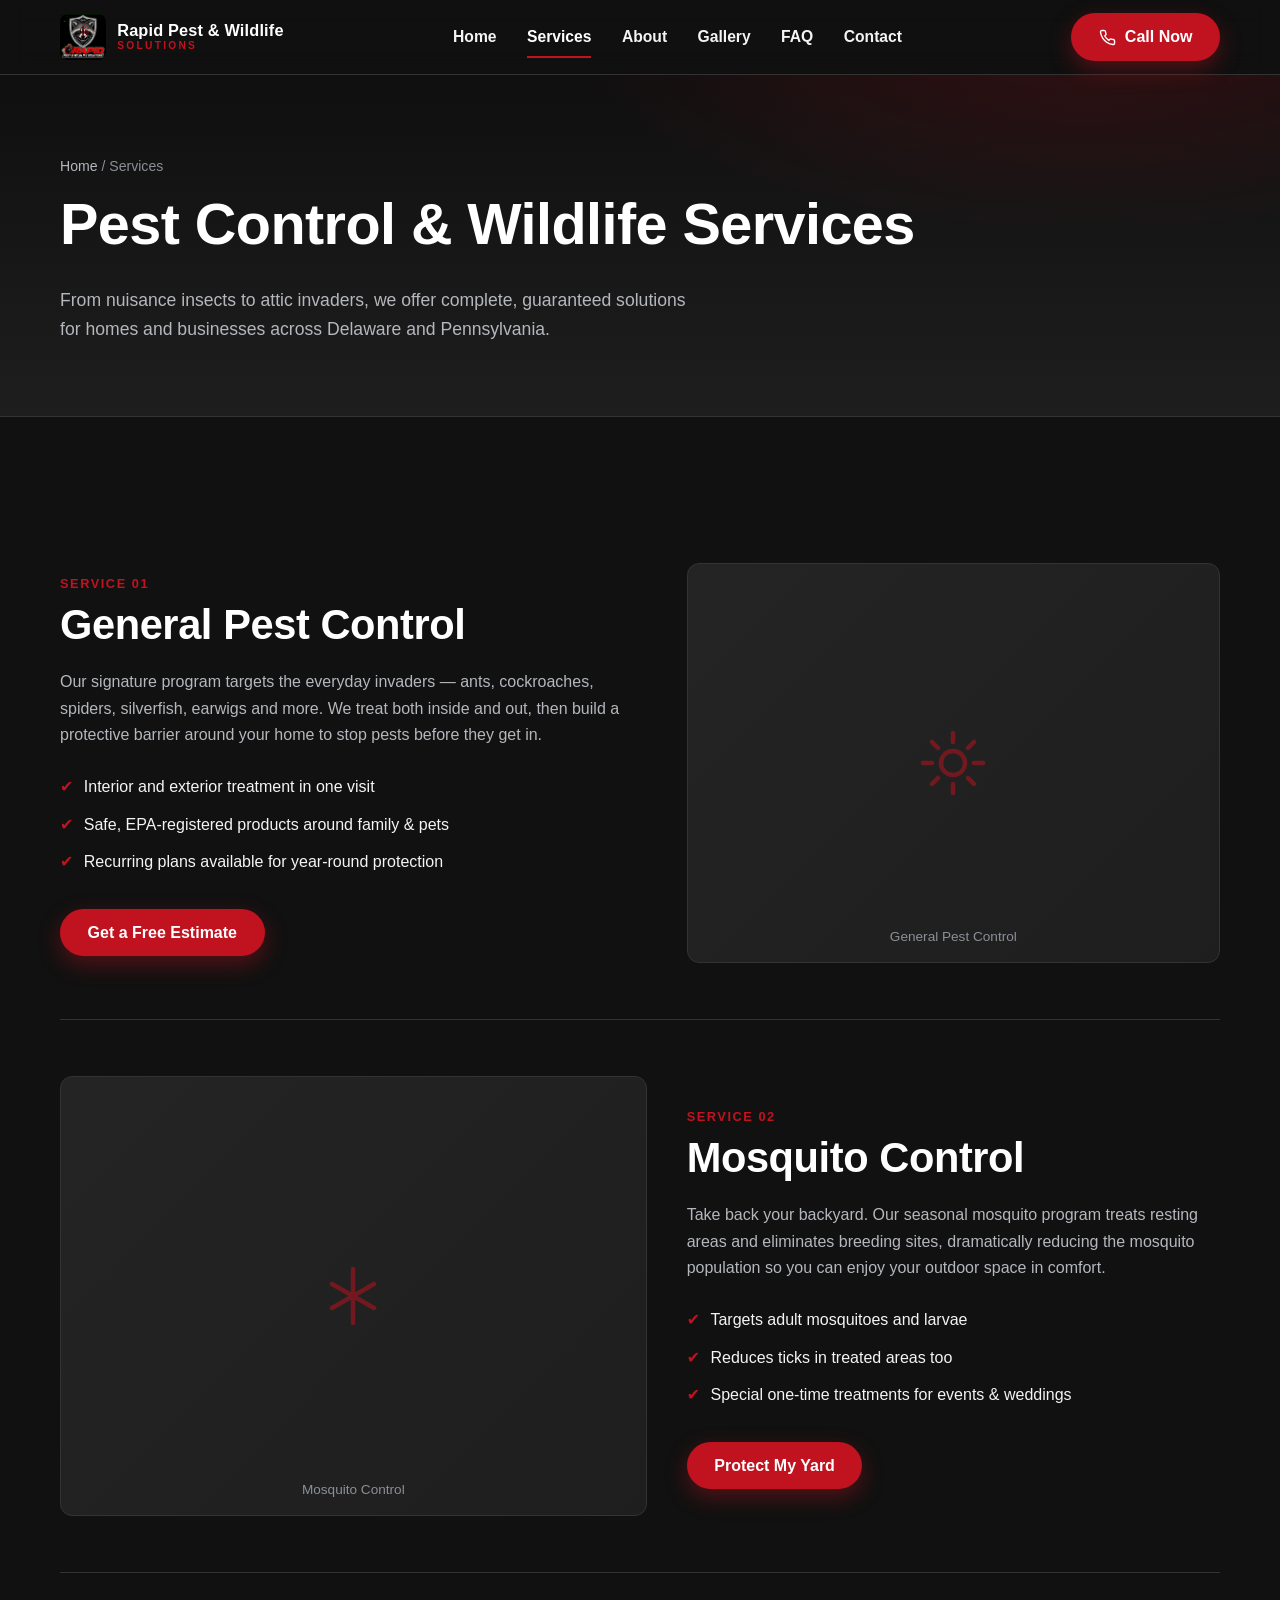
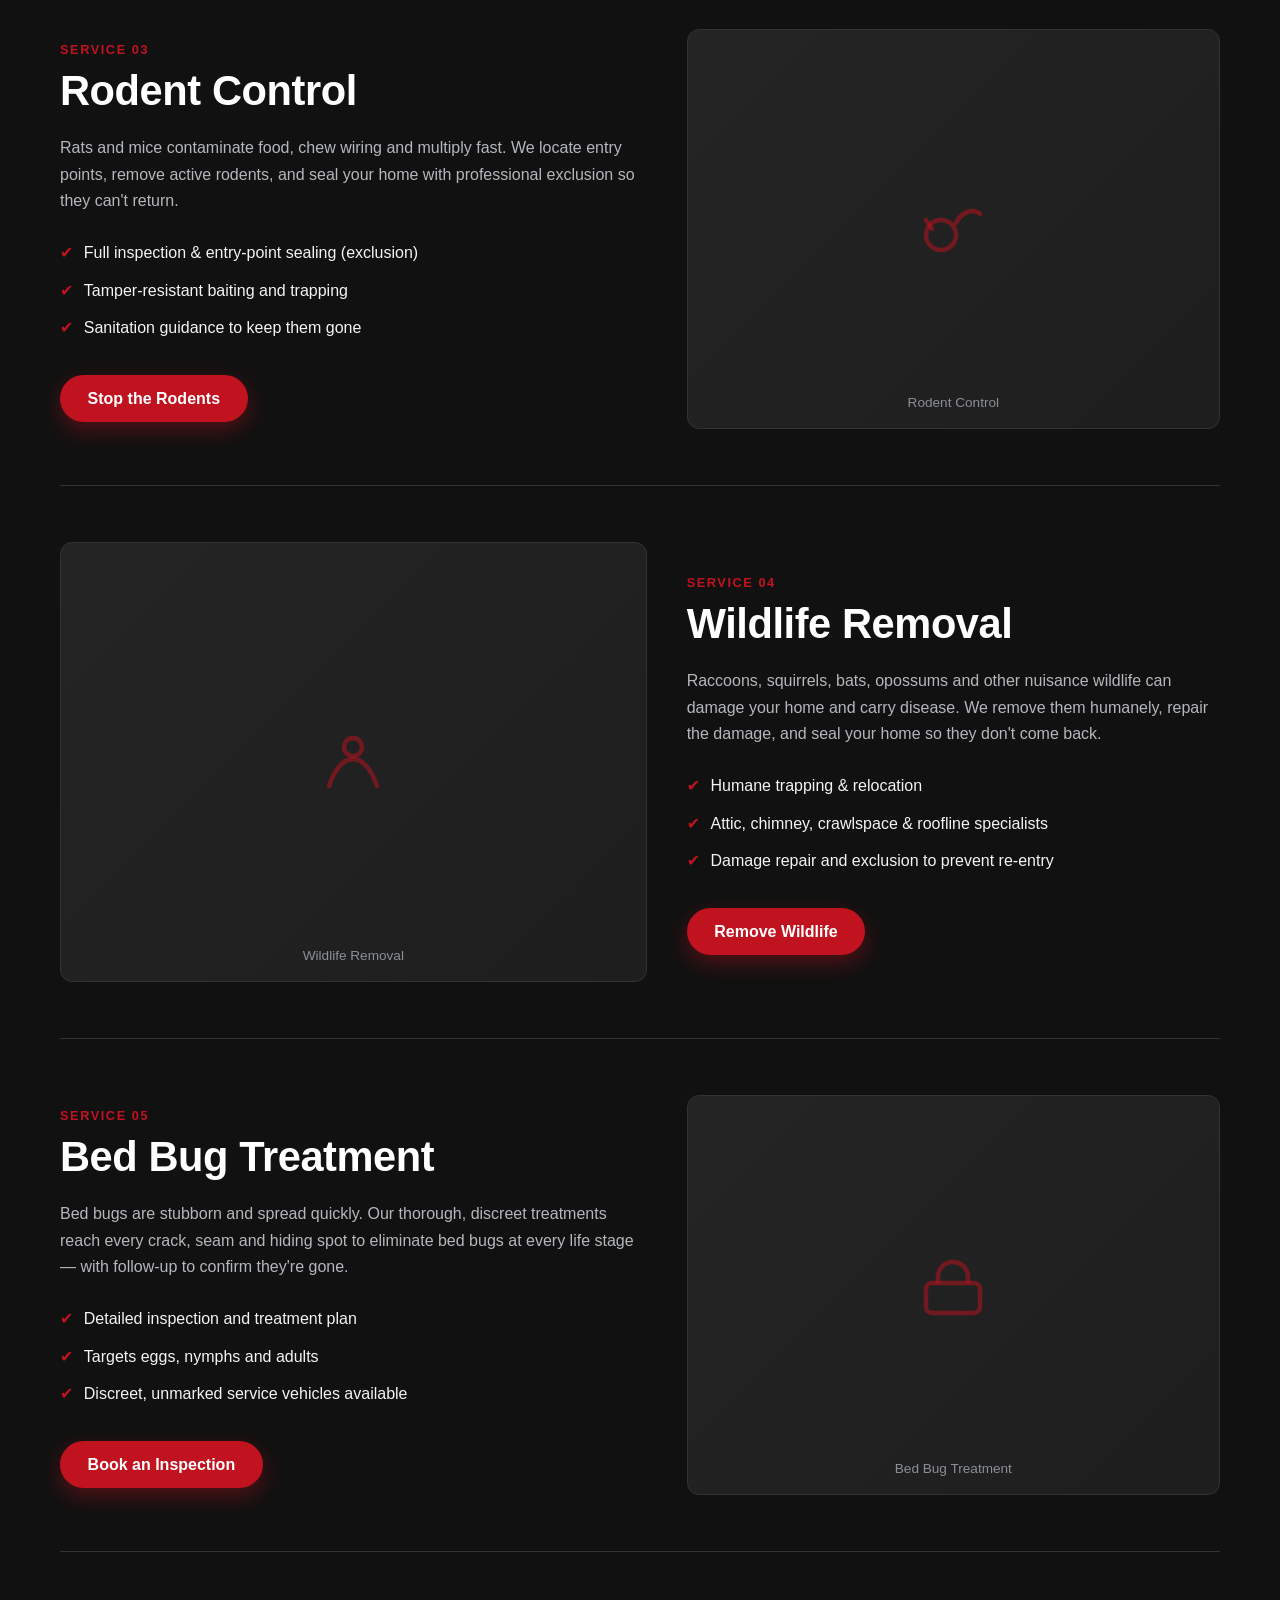
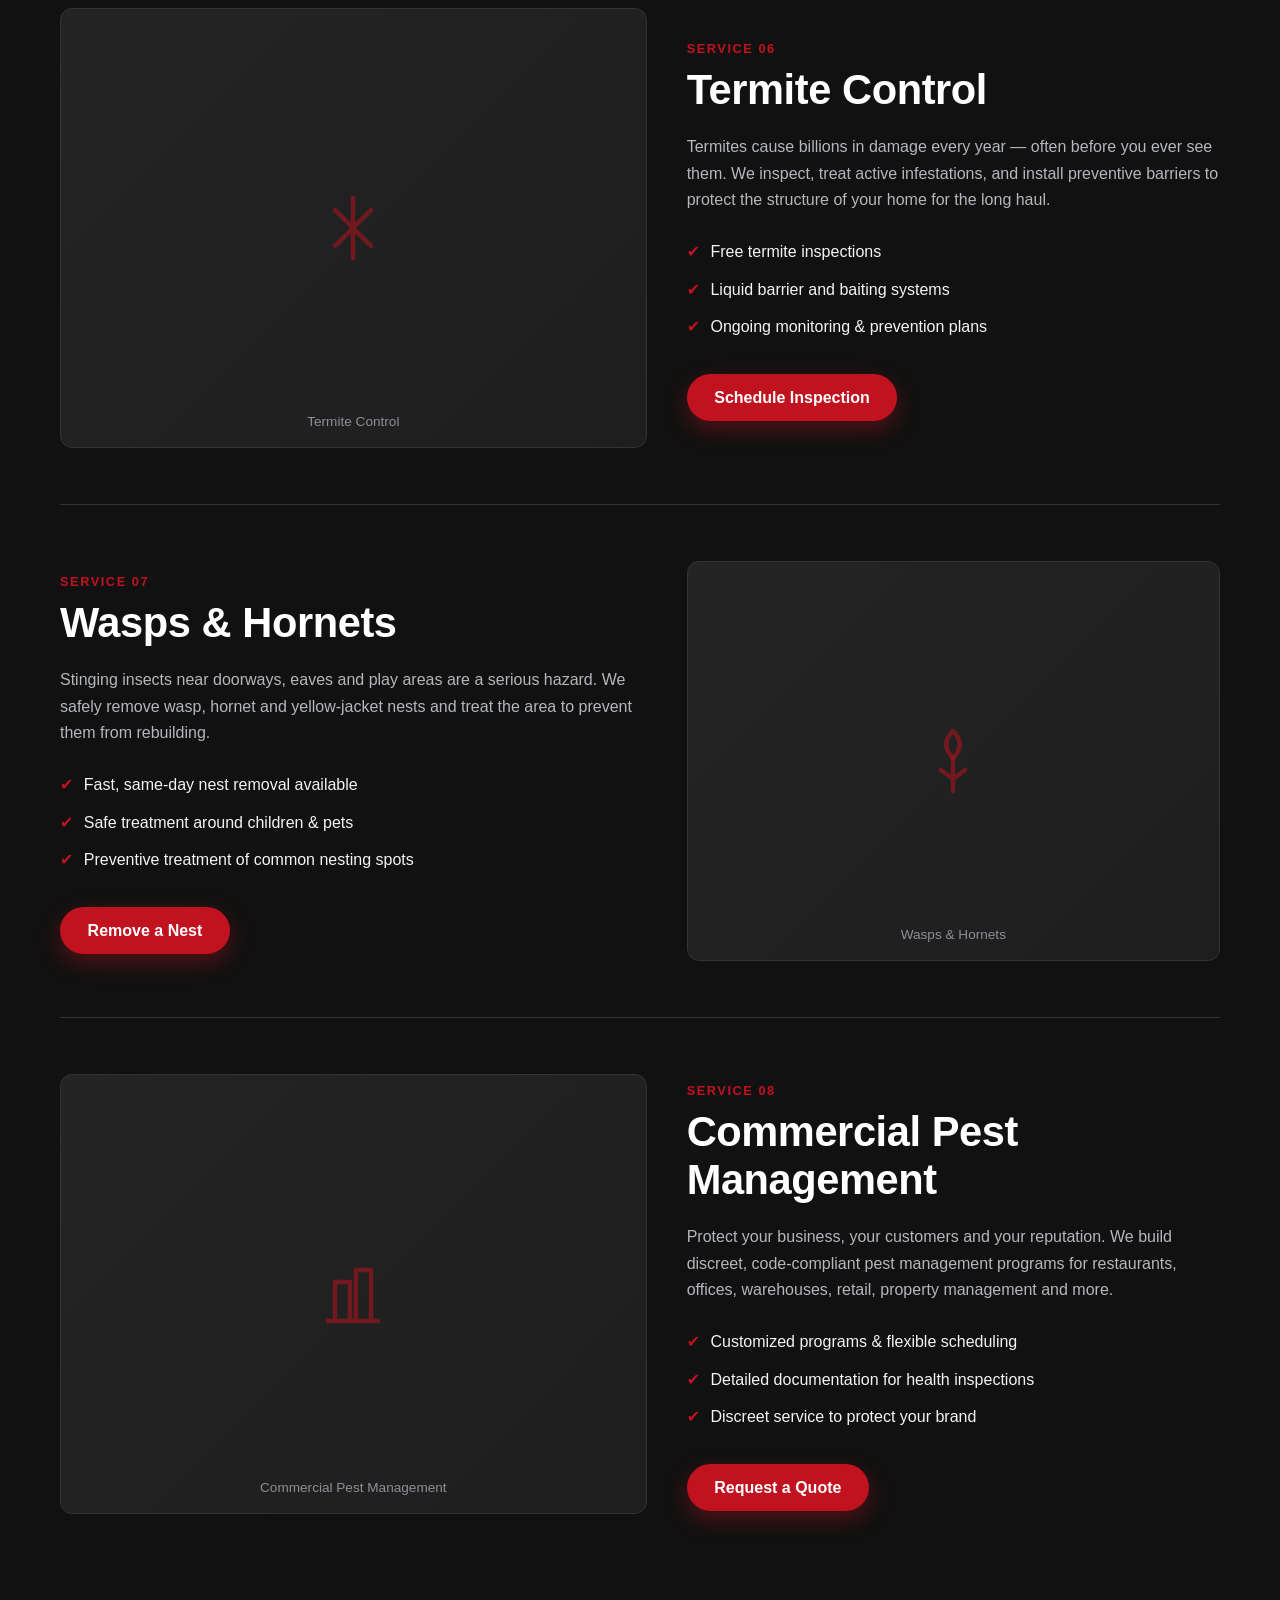
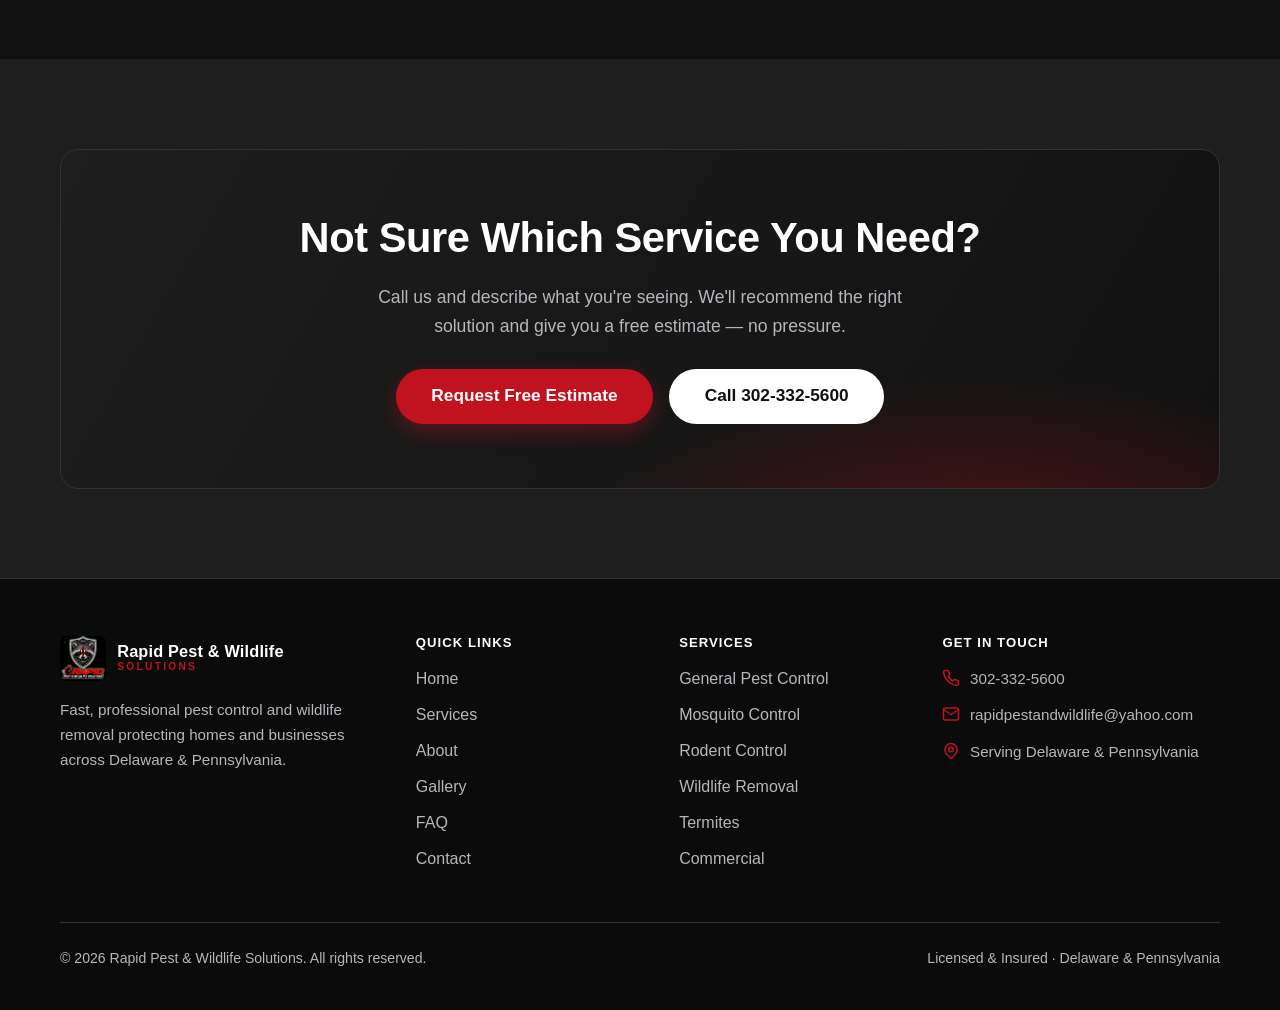
<file: services.html>
<!doctype html>
<html lang="en">
<head>
  <meta charset="utf-8">
  <meta name="viewport" content="width=device-width, initial-scale=1">

  <title>Our Services | Rapid Pest &amp; Wildlife Solutions — DE &amp; PA Pest Control</title>
  <meta name="description" content="Explore our full range of pest control and wildlife removal services: general pest control, mosquito, rodent, wildlife removal, bed bugs, termites, wasps &amp; hornets, and commercial pest management across Delaware &amp; Pennsylvania.">
  <meta name="robots" content="index, follow">
  <link rel="canonical" href="https://www.rapidpestandwildlife.com/services.html">
  <link rel="icon" href="favicon.ico" sizes="any">
  <link rel="apple-touch-icon" href="images/logo.png">

  <meta property="og:type" content="website">
  <meta property="og:site_name" content="Rapid Pest &amp; Wildlife Solutions">
  <meta property="og:title" content="Our Services | Rapid Pest &amp; Wildlife Solutions">
  <meta property="og:description" content="Full-service pest control and humane wildlife removal for homes and businesses in Delaware &amp; Pennsylvania.">
  <meta property="og:url" content="https://www.rapidpestandwildlife.com/services.html">
  <meta property="og:image" content="https://www.rapidpestandwildlife.com/images/logo.png">
  <meta name="theme-color" content="#111111">

  <link rel="preload" href="css/style.css" as="style">
  <link rel="stylesheet" href="css/style.css">

  <script type="application/ld+json">
  {
    "@context": "https://schema.org",
    "@type": "Service",
    "serviceType": "Pest Control and Wildlife Removal",
    "provider": {
      "@type": "PestControlService",
      "name": "Rapid Pest & Wildlife Solutions",
      "telephone": "+1-302-332-5600",
      "email": "rapidpestandwildlife@yahoo.com"
    },
    "areaServed": [
      { "@type": "State", "name": "Delaware" },
      { "@type": "State", "name": "Pennsylvania" }
    ]
  }
  </script>
</head>
<body>
  <a class="skip-link" href="#main">Skip to content</a>

  <!-- HEADER -->
  <header class="site-header">
    <div class="container nav">
      <a class="brand" href="index.html" aria-label="Rapid Pest & Wildlife Solutions — home">
        <img class="brand__mark" src="images/logo.png" alt="Rapid Pest & Wildlife Solutions shield logo" width="46" height="46">
        <span class="brand__text">
          <span class="brand__name">Rapid Pest &amp; Wildlife</span>
          <span class="brand__tag">Solutions</span>
        </span>
      </a>
      <nav class="nav__menu" aria-label="Primary">
        <a class="nav__link" href="index.html">Home</a>
        <a class="nav__link" href="services.html" aria-current="page">Services</a>
        <a class="nav__link" href="about.html">About</a>
        <a class="nav__link" href="gallery.html">Gallery</a>
        <a class="nav__link" href="faq.html">FAQ</a>
        <a class="nav__link" href="contact.html">Contact</a>
      </nav>
      <div class="nav__actions">
        <a class="btn btn--primary" href="tel:+13023325600">
          <svg width="17" height="17" viewBox="0 0 24 24" fill="none" aria-hidden="true"><path d="M22 16.92v3a2 2 0 0 1-2.18 2 19.79 19.79 0 0 1-8.63-3.07 19.5 19.5 0 0 1-6-6 19.79 19.79 0 0 1-3.07-8.67A2 2 0 0 1 4.11 2h3a2 2 0 0 1 2 1.72c.13.96.36 1.9.7 2.81a2 2 0 0 1-.45 2.11L8.09 9.91a16 16 0 0 0 6 6l1.27-1.27a2 2 0 0 1 2.11-.45c.9.34 1.85.57 2.81.7A2 2 0 0 1 22 16.92Z" stroke="currentColor" stroke-width="2" stroke-linecap="round" stroke-linejoin="round"/></svg>
          Call Now
        </a>
        <button class="nav__toggle" aria-label="Open menu" aria-expanded="false">
          <span></span><span></span><span></span>
        </button>
      </div>
    </div>
  </header>

  <main id="main">
    <!-- PAGE HERO -->
    <section class="page-hero">
      <div class="container">
        <nav class="breadcrumb" aria-label="Breadcrumb"><a href="index.html">Home</a> / Services</nav>
        <h1>Pest Control &amp; Wildlife Services</h1>
        <p>From nuisance insects to attic invaders, we offer complete, guaranteed solutions for homes and businesses across Delaware and Pennsylvania.</p>
      </div>
    </section>

    <section class="section">
      <div class="container">

        <!-- 1. GENERAL PEST CONTROL -->
        <article class="service-block reveal" id="general">
          <div class="service-block__body">
            <span class="service-block__num">Service 01</span>
            <h2>General Pest Control</h2>
            <p>Our signature program targets the everyday invaders — ants, cockroaches, spiders, silverfish, earwigs and more. We treat both inside and out, then build a protective barrier around your home to stop pests before they get in.</p>
            <ul class="service-block__benefits">
              <li>Interior and exterior treatment in one visit</li>
              <li>Safe, EPA-registered products around family &amp; pets</li>
              <li>Recurring plans available for year-round protection</li>
            </ul>
            <a class="btn btn--primary" href="contact.html">Get a Free Estimate</a>
          </div>
          <div class="service-block__media" aria-hidden="true">
            <svg class="ph-icon" width="72" height="72" viewBox="0 0 24 24" fill="none"><circle cx="12" cy="12" r="4" stroke="currentColor" stroke-width="1.5"/><path d="M12 2v3M12 19v3M2 12h3M19 12h3M5 5l2 2M17 17l2 2M19 5l-2 2M7 17l-2 2" stroke="currentColor" stroke-width="1.5" stroke-linecap="round"/></svg>
            <span>General Pest Control</span>
          </div>
        </article>

        <!-- 2. MOSQUITO CONTROL -->
        <article class="service-block reveal" id="mosquito">
          <div class="service-block__body">
            <span class="service-block__num">Service 02</span>
            <h2>Mosquito Control</h2>
            <p>Take back your backyard. Our seasonal mosquito program treats resting areas and eliminates breeding sites, dramatically reducing the mosquito population so you can enjoy your outdoor space in comfort.</p>
            <ul class="service-block__benefits">
              <li>Targets adult mosquitoes and larvae</li>
              <li>Reduces ticks in treated areas too</li>
              <li>Special one-time treatments for events &amp; weddings</li>
            </ul>
            <a class="btn btn--primary" href="contact.html">Protect My Yard</a>
          </div>
          <div class="service-block__media" aria-hidden="true">
            <svg class="ph-icon" width="72" height="72" viewBox="0 0 24 24" fill="none"><path d="M12 3v18M5 8l14 8M19 8 5 16" stroke="currentColor" stroke-width="1.5" stroke-linecap="round"/></svg>
            <span>Mosquito Control</span>
          </div>
        </article>

        <!-- 3. RODENT CONTROL -->
        <article class="service-block reveal" id="rodent">
          <div class="service-block__body">
            <span class="service-block__num">Service 03</span>
            <h2>Rodent Control</h2>
            <p>Rats and mice contaminate food, chew wiring and multiply fast. We locate entry points, remove active rodents, and seal your home with professional exclusion so they can't return.</p>
            <ul class="service-block__benefits">
              <li>Full inspection &amp; entry-point sealing (exclusion)</li>
              <li>Tamper-resistant baiting and trapping</li>
              <li>Sanitation guidance to keep them gone</li>
            </ul>
            <a class="btn btn--primary" href="contact.html">Stop the Rodents</a>
          </div>
          <div class="service-block__media" aria-hidden="true">
            <svg class="ph-icon" width="72" height="72" viewBox="0 0 24 24" fill="none"><circle cx="8" cy="14" r="5" stroke="currentColor" stroke-width="1.5"/><path d="M13 10c2-4 6-5 8-3M5 12l-2-3" stroke="currentColor" stroke-width="1.5" stroke-linecap="round"/></svg>
            <span>Rodent Control</span>
          </div>
        </article>

        <!-- 4. WILDLIFE REMOVAL -->
        <article class="service-block reveal" id="wildlife">
          <div class="service-block__body">
            <span class="service-block__num">Service 04</span>
            <h2>Wildlife Removal</h2>
            <p>Raccoons, squirrels, bats, opossums and other nuisance wildlife can damage your home and carry disease. We remove them humanely, repair the damage, and seal your home so they don't come back.</p>
            <ul class="service-block__benefits">
              <li>Humane trapping &amp; relocation</li>
              <li>Attic, chimney, crawlspace &amp; roofline specialists</li>
              <li>Damage repair and exclusion to prevent re-entry</li>
            </ul>
            <a class="btn btn--primary" href="contact.html">Remove Wildlife</a>
          </div>
          <div class="service-block__media" aria-hidden="true">
            <svg class="ph-icon" width="72" height="72" viewBox="0 0 24 24" fill="none"><path d="M4 20c2-6 5-9 8-9s6 3 8 9" stroke="currentColor" stroke-width="1.5" stroke-linecap="round"/><circle cx="12" cy="7" r="3" stroke="currentColor" stroke-width="1.5"/></svg>
            <span>Wildlife Removal</span>
          </div>
        </article>

        <!-- 5. BED BUG TREATMENT -->
        <article class="service-block reveal" id="bedbugs">
          <div class="service-block__body">
            <span class="service-block__num">Service 05</span>
            <h2>Bed Bug Treatment</h2>
            <p>Bed bugs are stubborn and spread quickly. Our thorough, discreet treatments reach every crack, seam and hiding spot to eliminate bed bugs at every life stage — with follow-up to confirm they're gone.</p>
            <ul class="service-block__benefits">
              <li>Detailed inspection and treatment plan</li>
              <li>Targets eggs, nymphs and adults</li>
              <li>Discreet, unmarked service vehicles available</li>
            </ul>
            <a class="btn btn--primary" href="contact.html">Book an Inspection</a>
          </div>
          <div class="service-block__media" aria-hidden="true">
            <svg class="ph-icon" width="72" height="72" viewBox="0 0 24 24" fill="none"><rect x="3" y="8" width="18" height="10" rx="2" stroke="currentColor" stroke-width="1.5"/><path d="M7 8V6a5 5 0 0 1 10 0v2" stroke="currentColor" stroke-width="1.5"/></svg>
            <span>Bed Bug Treatment</span>
          </div>
        </article>

        <!-- 6. TERMITES -->
        <article class="service-block reveal" id="termites">
          <div class="service-block__body">
            <span class="service-block__num">Service 06</span>
            <h2>Termite Control</h2>
            <p>Termites cause billions in damage every year — often before you ever see them. We inspect, treat active infestations, and install preventive barriers to protect the structure of your home for the long haul.</p>
            <ul class="service-block__benefits">
              <li>Free termite inspections</li>
              <li>Liquid barrier and baiting systems</li>
              <li>Ongoing monitoring &amp; prevention plans</li>
            </ul>
            <a class="btn btn--primary" href="contact.html">Schedule Inspection</a>
          </div>
          <div class="service-block__media" aria-hidden="true">
            <svg class="ph-icon" width="72" height="72" viewBox="0 0 24 24" fill="none"><path d="M12 2v20M6 6l12 12M18 6 6 18" stroke="currentColor" stroke-width="1.5" stroke-linecap="round"/></svg>
            <span>Termite Control</span>
          </div>
        </article>

        <!-- 7. WASPS & HORNETS -->
        <article class="service-block reveal" id="wasps">
          <div class="service-block__body">
            <span class="service-block__num">Service 07</span>
            <h2>Wasps &amp; Hornets</h2>
            <p>Stinging insects near doorways, eaves and play areas are a serious hazard. We safely remove wasp, hornet and yellow-jacket nests and treat the area to prevent them from rebuilding.</p>
            <ul class="service-block__benefits">
              <li>Fast, same-day nest removal available</li>
              <li>Safe treatment around children &amp; pets</li>
              <li>Preventive treatment of common nesting spots</li>
            </ul>
            <a class="btn btn--primary" href="contact.html">Remove a Nest</a>
          </div>
          <div class="service-block__media" aria-hidden="true">
            <svg class="ph-icon" width="72" height="72" viewBox="0 0 24 24" fill="none"><path d="M12 2c3 3 3 6 0 9-3-3-3-6 0-9Z" stroke="currentColor" stroke-width="1.5" stroke-linejoin="round"/><path d="M12 11v11M8 15l4 3 4-3" stroke="currentColor" stroke-width="1.5" stroke-linecap="round" stroke-linejoin="round"/></svg>
            <span>Wasps &amp; Hornets</span>
          </div>
        </article>

        <!-- 8. COMMERCIAL PEST MANAGEMENT -->
        <article class="service-block reveal" id="commercial">
          <div class="service-block__body">
            <span class="service-block__num">Service 08</span>
            <h2>Commercial Pest Management</h2>
            <p>Protect your business, your customers and your reputation. We build discreet, code-compliant pest management programs for restaurants, offices, warehouses, retail, property management and more.</p>
            <ul class="service-block__benefits">
              <li>Customized programs &amp; flexible scheduling</li>
              <li>Detailed documentation for health inspections</li>
              <li>Discreet service to protect your brand</li>
            </ul>
            <a class="btn btn--primary" href="contact.html">Request a Quote</a>
          </div>
          <div class="service-block__media" aria-hidden="true">
            <svg class="ph-icon" width="72" height="72" viewBox="0 0 24 24" fill="none"><path d="M3 21h18M6 21V8h5v13M13 21V4h5v17" stroke="currentColor" stroke-width="1.5" stroke-linejoin="round"/></svg>
            <span>Commercial Pest Management</span>
          </div>
        </article>

      </div>
    </section>

    <!-- CTA -->
    <section class="section bg-alt">
      <div class="container">
        <div class="cta reveal">
          <h2>Not Sure Which Service You Need?</h2>
          <p>Call us and describe what you're seeing. We'll recommend the right solution and give you a free estimate — no pressure.</p>
          <div class="cta__actions">
            <a class="btn btn--primary btn--lg" href="contact.html">Request Free Estimate</a>
            <a class="btn btn--light btn--lg" href="tel:+13023325600">Call 302-332-5600</a>
          </div>
        </div>
      </div>
    </section>
  </main>

  <!-- FOOTER -->
  <footer class="site-footer">
    <div class="container">
      <div class="footer-grid">
        <div class="footer-brand">
          <a class="brand" href="index.html">
            <img class="brand__mark" src="images/logo.png" alt="Rapid Pest & Wildlife Solutions logo" width="46" height="46">
            <span class="brand__text">
              <span class="brand__name">Rapid Pest &amp; Wildlife</span>
              <span class="brand__tag">Solutions</span>
            </span>
          </a>
          <p>Fast, professional pest control and wildlife removal protecting homes and businesses across Delaware &amp; Pennsylvania.</p>
        </div>
        <div class="footer-col">
          <h4>Quick Links</h4>
          <ul>
            <li><a href="index.html">Home</a></li>
            <li><a href="services.html">Services</a></li>
            <li><a href="about.html">About</a></li>
            <li><a href="gallery.html">Gallery</a></li>
            <li><a href="faq.html">FAQ</a></li>
            <li><a href="contact.html">Contact</a></li>
          </ul>
        </div>
        <div class="footer-col">
          <h4>Services</h4>
          <ul>
            <li><a href="services.html#general">General Pest Control</a></li>
            <li><a href="services.html#mosquito">Mosquito Control</a></li>
            <li><a href="services.html#rodent">Rodent Control</a></li>
            <li><a href="services.html#wildlife">Wildlife Removal</a></li>
            <li><a href="services.html#termites">Termites</a></li>
            <li><a href="services.html#commercial">Commercial</a></li>
          </ul>
        </div>
        <div class="footer-col footer-contact">
          <h4>Get In Touch</h4>
          <ul>
            <li><svg width="18" height="18" viewBox="0 0 24 24" fill="none"><path d="M22 16.92v3a2 2 0 0 1-2.18 2 19.79 19.79 0 0 1-8.63-3.07 19.5 19.5 0 0 1-6-6 19.79 19.79 0 0 1-3.07-8.67A2 2 0 0 1 4.11 2h3a2 2 0 0 1 2 1.72c.13.96.36 1.9.7 2.81a2 2 0 0 1-.45 2.11L8.09 9.91a16 16 0 0 0 6 6l1.27-1.27a2 2 0 0 1 2.11-.45c.9.34 1.85.57 2.81.7A2 2 0 0 1 22 16.92Z" stroke="currentColor" stroke-width="2" stroke-linecap="round" stroke-linejoin="round"/></svg> <a href="tel:+13023325600">302-332-5600</a></li>
            <li><svg width="18" height="18" viewBox="0 0 24 24" fill="none"><rect x="2" y="4" width="20" height="16" rx="2" stroke="currentColor" stroke-width="2"/><path d="m2 6 10 7 10-7" stroke="currentColor" stroke-width="2" stroke-linecap="round" stroke-linejoin="round"/></svg> <a href="mailto:rapidpestandwildlife@yahoo.com">rapidpestandwildlife@yahoo.com</a></li>
            <li><svg width="18" height="18" viewBox="0 0 24 24" fill="none"><path d="M20 10c0 6-8 12-8 12s-8-6-8-12a8 8 0 0 1 16 0Z" stroke="currentColor" stroke-width="2"/><circle cx="12" cy="10" r="3" stroke="currentColor" stroke-width="2"/></svg> Serving Delaware &amp; Pennsylvania</li>
          </ul>
        </div>
      </div>
      <div class="footer-bottom">
        <p>&copy; <span id="year">2026</span> Rapid Pest &amp; Wildlife Solutions. All rights reserved.</p>
        <p>Licensed &amp; Insured · Delaware &amp; Pennsylvania</p>
      </div>
    </div>
  </footer>

  <a class="floating-call" href="tel:+13023325600" aria-label="Call Rapid Pest and Wildlife Solutions">
    <svg width="20" height="20" viewBox="0 0 24 24" fill="none"><path d="M22 16.92v3a2 2 0 0 1-2.18 2 19.79 19.79 0 0 1-8.63-3.07 19.5 19.5 0 0 1-6-6 19.79 19.79 0 0 1-3.07-8.67A2 2 0 0 1 4.11 2h3a2 2 0 0 1 2 1.72c.13.96.36 1.9.7 2.81a2 2 0 0 1-.45 2.11L8.09 9.91a16 16 0 0 0 6 6l1.27-1.27a2 2 0 0 1 2.11-.45c.9.34 1.85.57 2.81.7A2 2 0 0 1 22 16.92Z" stroke="currentColor" stroke-width="2" stroke-linecap="round" stroke-linejoin="round"/></svg>
    Call
  </a>
  <button class="to-top" aria-label="Back to top">
    <svg width="20" height="20" viewBox="0 0 24 24" fill="none"><path d="m18 15-6-6-6 6" stroke="currentColor" stroke-width="2.5" stroke-linecap="round" stroke-linejoin="round"/></svg>
  </button>

  <script src="js/script.js" defer></script>
</body>
</html>
</file>
<file: css/style.css>
/* ============================================================================
   Rapid Pest & Wildlife Solutions — Global Stylesheet
   ----------------------------------------------------------------------------
   Structure:
     1.  Design tokens (CSS custom properties)
     2.  Reset & base elements
     3.  Reusable utilities (container, buttons, section titles)
     4.  Header / sticky navigation
     5.  Hero
     6.  Content sections (why-choose, services, reviews, CTA)
     7.  Page-specific blocks (services detail, about, gallery, faq, contact)
     8.  Footer
     9.  Floating call button & back-to-top
     10. Scroll-reveal animation helpers
     11. Responsive breakpoints (tablet, mobile)
   Palette: Black #111111 · Dark Gray #1E1E1E · Red #C1121F · White #FFFFFF
   ========================================================================== */

/* ------------------------------------------------------------------ */
/* 1. DESIGN TOKENS                                                     */
/* ------------------------------------------------------------------ */
:root {
  /* Brand colours */
  --black:      #111111;
  --dark-gray:  #1e1e1e;
  --panel:      #242424;   /* raised surface */
  --panel-2:    #2c2c2c;
  --red:        #c1121f;
  --red-hover:  #e01e2b;
  --white:      #ffffff;

  /* Text */
  --text:       #f4f4f5;
  --muted:      #b4b7bc;
  --faint:      #8b8f96;
  --line:       #333333;

  /* Type */
  --font: "Segoe UI", Roboto, "Helvetica Neue", Arial, system-ui, sans-serif;

  /* Layout */
  --maxw: 1200px;
  --radius: 12px;
  --radius-pill: 999px;

  /* Effects */
  --shadow: 0 10px 30px rgba(0, 0, 0, .45);
  --shadow-sm: 0 4px 14px rgba(0, 0, 0, .35);
  --transition: .25s ease;

  /* Sticky header height, used for scroll offset */
  --header-h: 74px;
}

/* ------------------------------------------------------------------ */
/* 2. RESET & BASE                                                     */
/* ------------------------------------------------------------------ */
*,
*::before,
*::after { box-sizing: border-box; }

html {
  scroll-behavior: smooth;           /* smooth in-page anchor scrolling */
  scroll-padding-top: var(--header-h);
  -webkit-text-size-adjust: 100%;
}

body {
  margin: 0;
  font-family: var(--font);
  color: var(--text);
  background: var(--black);
  line-height: 1.65;
  overflow-x: hidden;
  -webkit-font-smoothing: antialiased;
}

h1, h2, h3, h4 {
  line-height: 1.15;
  margin: 0 0 .5em;
  font-weight: 800;
  letter-spacing: -.01em;
}

h1 { font-size: clamp(2.1rem, 5.5vw, 3.6rem); }
h2 { font-size: clamp(1.7rem, 3.8vw, 2.6rem); }
h3 { font-size: clamp(1.2rem, 2.2vw, 1.5rem); }

p { margin: 0 0 1rem; color: var(--muted); }

a { color: var(--red); text-decoration: none; transition: color var(--transition); }
a:hover { color: var(--red-hover); }

img { max-width: 100%; display: block; }

ul { margin: 0; padding: 0; list-style: none; }

/* Accessible focus outline for keyboard users */
:focus-visible {
  outline: 3px solid var(--red-hover);
  outline-offset: 2px;
  border-radius: 4px;
}

/* Visually hidden but available to screen readers */
.sr-only {
  position: absolute;
  width: 1px; height: 1px;
  padding: 0; margin: -1px;
  overflow: hidden; clip: rect(0, 0, 0, 0);
  white-space: nowrap; border: 0;
}

/* Skip link for keyboard/screen-reader users */
.skip-link {
  position: absolute;
  left: -999px;
  top: 0;
  background: var(--red);
  color: var(--white);
  padding: 10px 16px;
  z-index: 2000;
  border-radius: 0 0 8px 0;
}
.skip-link:focus { left: 0; }

/* ------------------------------------------------------------------ */
/* 3. UTILITIES                                                        */
/* ------------------------------------------------------------------ */
.container {
  width: 100%;
  max-width: var(--maxw);
  margin-inline: auto;
  padding-inline: 20px;
}

.section {
  padding: clamp(3.5rem, 7vw, 6rem) 0;
}

.section--tight { padding: clamp(2.5rem, 5vw, 4rem) 0; }

.section-head {
  max-width: 720px;
  margin: 0 auto 2.75rem;
  text-align: center;
}
.section-head .eyebrow {
  display: inline-block;
  color: var(--red);
  font-weight: 700;
  letter-spacing: .16em;
  text-transform: uppercase;
  font-size: .78rem;
  margin-bottom: .6rem;
}
.section-head p { color: var(--muted); font-size: 1.05rem; }

/* Alternating dark background */
.bg-alt { background: var(--dark-gray); }

/* Buttons ---------------------------------------------------------- */
.btn {
  display: inline-flex;
  align-items: center;
  justify-content: center;
  gap: .55rem;
  padding: .85rem 1.6rem;
  border-radius: var(--radius-pill);
  font-weight: 700;
  font-size: 1rem;
  cursor: pointer;
  border: 2px solid transparent;
  transition: transform var(--transition), background var(--transition),
              border-color var(--transition), box-shadow var(--transition), color var(--transition);
  white-space: nowrap;
  line-height: 1;
}
.btn:hover { transform: translateY(-2px); }
.btn:active { transform: translateY(0); }

.btn--primary {
  background: var(--red);
  color: var(--white);
  box-shadow: 0 8px 22px rgba(193, 18, 31, .38);
}
.btn--primary:hover { background: var(--red-hover); color: var(--white); }

.btn--ghost {
  background: transparent;
  color: var(--white);
  border-color: rgba(255, 255, 255, .3);
}
.btn--ghost:hover { border-color: var(--white); color: var(--white); }

.btn--light {
  background: var(--white);
  color: var(--black);
}
.btn--light:hover { color: var(--black); background: #e9e9ea; }

.btn--lg { padding: 1.05rem 2.1rem; font-size: 1.08rem; }
.btn--block { display: flex; width: 100%; }

/* ------------------------------------------------------------------ */
/* 4. HEADER / STICKY NAV                                              */
/* ------------------------------------------------------------------ */
.site-header {
  position: sticky;
  top: 0;
  z-index: 1000;
  background: rgba(17, 17, 17, .82);
  backdrop-filter: blur(12px);
  -webkit-backdrop-filter: blur(12px);
  border-bottom: 1px solid var(--line);
  transition: background var(--transition), box-shadow var(--transition);
}
/* Solidifies once the page is scrolled (toggled via JS) */
.site-header.is-scrolled {
  background: rgba(17, 17, 17, .96);
  box-shadow: 0 6px 24px rgba(0, 0, 0, .5);
}

.nav {
  height: var(--header-h);
  display: flex;
  align-items: center;
  justify-content: space-between;
  gap: 1rem;
}

/* Logo lockup (left) */
.brand {
  display: flex;
  align-items: center;
  gap: .7rem;
  color: var(--white);
  font-weight: 800;
}
.brand:hover { color: var(--white); }
.brand__mark {
  width: 46px;
  height: 46px;
  object-fit: contain;
  border-radius: 8px;
  flex: none;
}
.brand__text { display: flex; flex-direction: column; line-height: 1.1; }
.brand__name { font-size: 1.02rem; letter-spacing: .01em; }
.brand__tag {
  font-size: .64rem;
  letter-spacing: .22em;
  text-transform: uppercase;
  color: var(--red);
  font-weight: 700;
}

/* Menu (center/right) */
.nav__menu {
  display: flex;
  align-items: center;
  gap: 1.9rem;
}
.nav__link {
  color: var(--text);
  font-weight: 600;
  font-size: .98rem;
  position: relative;
  padding: 4px 0;
}
.nav__link::after {
  content: "";
  position: absolute;
  left: 0; bottom: -4px;
  width: 0; height: 2px;
  background: var(--red);
  transition: width var(--transition);
}
.nav__link:hover,
.nav__link[aria-current="page"] { color: var(--white); }
.nav__link:hover::after,
.nav__link[aria-current="page"]::after { width: 100%; }

.nav__actions { display: flex; align-items: center; gap: .8rem; }

/* Hamburger toggle (hidden on desktop) */
.nav__toggle {
  display: none;
  width: 44px; height: 44px;
  background: transparent;
  border: 0;
  cursor: pointer;
  padding: 10px;
}
.nav__toggle span {
  display: block;
  height: 2px;
  background: var(--white);
  border-radius: 2px;
  transition: transform var(--transition), opacity var(--transition);
}
.nav__toggle span + span { margin-top: 5px; }
/* Animated X when open */
.nav__toggle[aria-expanded="true"] span:nth-child(1) { transform: translateY(7px) rotate(45deg); }
.nav__toggle[aria-expanded="true"] span:nth-child(2) { opacity: 0; }
.nav__toggle[aria-expanded="true"] span:nth-child(3) { transform: translateY(-7px) rotate(-45deg); }

/* ------------------------------------------------------------------ */
/* 5. HERO                                                             */
/* ------------------------------------------------------------------ */
.hero {
  position: relative;
  padding: clamp(4rem, 12vw, 8rem) 0 clamp(4rem, 10vw, 7rem);
  overflow: hidden;
  background:
    radial-gradient(1100px 520px at 78% -10%, rgba(193, 18, 31, .28), transparent 60%),
    linear-gradient(180deg, #0f0f0f 0%, var(--black) 55%, var(--dark-gray) 100%);
  isolation: isolate;
}
/* Subtle spider-web overlay drawn in the background via CSS gradients */
.hero::before {
  content: "";
  position: absolute;
  inset: 0;
  z-index: -1;
  opacity: .5;
  background-image:
    repeating-radial-gradient(circle at 82% 18%, transparent 0 34px, rgba(255,255,255,.045) 34px 35px),
    repeating-conic-gradient(from 0deg at 82% 18%, rgba(255,255,255,.05) 0deg 0.6deg, transparent 0.6deg 30deg);
  -webkit-mask-image: radial-gradient(720px 620px at 82% 18%, #000 0%, transparent 72%);
          mask-image: radial-gradient(720px 620px at 82% 18%, #000 0%, transparent 72%);
}
.hero__inner {
  max-width: 760px;
  position: relative;
}
.hero__badge {
  display: inline-flex;
  align-items: center;
  gap: .5rem;
  background: rgba(193, 18, 31, .14);
  border: 1px solid rgba(193, 18, 31, .45);
  color: #ff8b93;
  font-weight: 700;
  font-size: .8rem;
  letter-spacing: .05em;
  text-transform: uppercase;
  padding: .45rem 1rem;
  border-radius: var(--radius-pill);
  margin-bottom: 1.4rem;
}
.hero h1 { color: var(--white); margin-bottom: .5rem; }
.hero__sub {
  font-size: clamp(1.05rem, 2.3vw, 1.35rem);
  color: var(--muted);
  max-width: 620px;
  margin-bottom: 2rem;
}
.hero__cta { display: flex; flex-wrap: wrap; gap: 1rem; }
.hero__trust {
  display: flex;
  flex-wrap: wrap;
  gap: 1.5rem 2rem;
  margin-top: 2.75rem;
  color: var(--faint);
  font-size: .92rem;
  font-weight: 600;
}
.hero__trust span { display: inline-flex; align-items: center; gap: .5rem; }
.hero__trust svg { color: var(--red); flex: none; }

/* Compact hero used on inner pages */
.page-hero {
  padding: clamp(3rem, 8vw, 5rem) 0 clamp(2.5rem, 6vw, 3.5rem);
  background:
    radial-gradient(900px 380px at 85% -20%, rgba(193, 18, 31, .22), transparent 60%),
    linear-gradient(180deg, #0f0f0f, var(--dark-gray));
  border-bottom: 1px solid var(--line);
}
.page-hero h1 { color: var(--white); }
.page-hero p { max-width: 640px; font-size: 1.1rem; }
.breadcrumb { color: var(--faint); font-size: .88rem; margin-bottom: .8rem; }
.breadcrumb a { color: var(--muted); }
.breadcrumb a:hover { color: var(--red); }

/* ------------------------------------------------------------------ */
/* 6. WHY CHOOSE US                                                    */
/* ------------------------------------------------------------------ */
.features {
  display: grid;
  grid-template-columns: repeat(4, 1fr);
  gap: 1.25rem;
}
.feature {
  background: var(--panel);
  border: 1px solid var(--line);
  border-radius: var(--radius);
  padding: 1.9rem 1.5rem;
  transition: transform var(--transition), border-color var(--transition), box-shadow var(--transition);
}
.feature:hover {
  transform: translateY(-6px);
  border-color: rgba(193, 18, 31, .55);
  box-shadow: var(--shadow-sm);
}
.feature__icon {
  width: 54px; height: 54px;
  display: grid; place-items: center;
  border-radius: 12px;
  background: rgba(193, 18, 31, .14);
  color: var(--red);
  margin-bottom: 1.1rem;
}
.feature h3 { color: var(--white); font-size: 1.15rem; }
.feature p { margin: 0; font-size: .95rem; }

/* ------------------------------------------------------------------ */
/* 7. SERVICES GRID (cards)                                            */
/* ------------------------------------------------------------------ */
.cards {
  display: grid;
  grid-template-columns: repeat(3, 1fr);
  gap: 1.4rem;
}
.card {
  position: relative;
  background: var(--panel);
  border: 1px solid var(--line);
  border-radius: var(--radius);
  padding: 1.9rem 1.6rem;
  overflow: hidden;
  transition: transform var(--transition), border-color var(--transition), box-shadow var(--transition);
}
/* Red accent bar that grows on hover */
.card::before {
  content: "";
  position: absolute;
  left: 0; top: 0; bottom: 0;
  width: 4px;
  background: var(--red);
  transform: scaleY(0);
  transform-origin: top;
  transition: transform var(--transition);
}
.card:hover { transform: translateY(-6px); box-shadow: var(--shadow); border-color: var(--panel-2); }
.card:hover::before { transform: scaleY(1); }
.card__icon {
  width: 52px; height: 52px;
  display: grid; place-items: center;
  border-radius: 12px;
  background: rgba(255, 255, 255, .05);
  color: var(--red);
  margin-bottom: 1.1rem;
}
.card h3 { color: var(--white); font-size: 1.2rem; }
.card p { margin: 0 0 1rem; font-size: .96rem; }
.card__link {
  font-weight: 700;
  font-size: .92rem;
  display: inline-flex;
  align-items: center;
  gap: .35rem;
}
.card__link::after { content: "\2192"; transition: transform var(--transition); }
.card:hover .card__link::after { transform: translateX(4px); }

/* ------------------------------------------------------------------ */
/* CUSTOMER REVIEWS                                                    */
/* ------------------------------------------------------------------ */
.reviews {
  display: grid;
  grid-template-columns: repeat(3, 1fr);
  gap: 1.4rem;
}
.review {
  background: var(--panel);
  border: 1px solid var(--line);
  border-radius: var(--radius);
  padding: 1.9rem 1.6rem;
  display: flex;
  flex-direction: column;
}
.review__stars { color: #ffc21a; letter-spacing: 2px; margin-bottom: .8rem; font-size: 1.05rem; }
.review__text { color: var(--text); font-style: italic; flex: 1; }
.review__author {
  display: flex; align-items: center; gap: .75rem;
  margin-top: 1.2rem;
}
.review__avatar {
  width: 44px; height: 44px;
  border-radius: 50%;
  background: var(--red);
  color: var(--white);
  display: grid; place-items: center;
  font-weight: 800;
  flex: none;
}
.review__name { color: var(--white); font-weight: 700; font-size: .96rem; margin: 0; }
.review__meta { color: var(--faint); font-size: .82rem; margin: 0; }

/* ------------------------------------------------------------------ */
/* CTA BANNER                                                          */
/* ------------------------------------------------------------------ */
.cta {
  background:
    radial-gradient(700px 300px at 80% 120%, rgba(193, 18, 31, .35), transparent 60%),
    linear-gradient(120deg, var(--dark-gray), var(--black));
  border: 1px solid var(--line);
  border-radius: 18px;
  padding: clamp(2.5rem, 6vw, 4rem);
  text-align: center;
}
.cta h2 { color: var(--white); }
.cta p { max-width: 560px; margin-inline: auto; font-size: 1.1rem; }
.cta__actions {
  display: flex; flex-wrap: wrap; gap: 1rem; justify-content: center;
  margin-top: 1.75rem;
}

/* ------------------------------------------------------------------ */
/* 7b. SERVICES DETAIL PAGE                                            */
/* ------------------------------------------------------------------ */
.service-block {
  display: grid;
  grid-template-columns: 1.1fr 1fr;
  gap: 2.5rem;
  align-items: center;
  padding: clamp(2.5rem, 5vw, 3.5rem) 0;
  border-bottom: 1px solid var(--line);
}
.service-block:last-child { border-bottom: 0; }
/* Zig-zag: even rows put media on the left */
.service-block:nth-child(even) .service-block__media { order: -1; }
.service-block__num {
  color: var(--red);
  font-weight: 800;
  letter-spacing: .12em;
  font-size: .8rem;
  text-transform: uppercase;
}
.service-block h2 { color: var(--white); margin-top: .3rem; }
.service-block__benefits { margin: 1.25rem 0 1.75rem; }
.service-block__benefits li {
  display: flex; gap: .65rem;
  padding: .35rem 0;
  color: var(--text);
}
.service-block__benefits li::before {
  content: "\2714";
  color: var(--red);
  font-weight: 800;
  flex: none;
}
.service-block__media {
  border-radius: var(--radius);
  overflow: hidden;
  border: 1px solid var(--line);
  aspect-ratio: 4 / 3;
  background:
    linear-gradient(135deg, var(--panel), var(--dark-gray));
  display: grid;
  place-items: center;
  color: var(--faint);
  position: relative;
}
.service-block__media .ph-icon { color: rgba(193,18,31,.5); }
.service-block__media span { position: absolute; bottom: 14px; font-size: .85rem; }

/* ------------------------------------------------------------------ */
/* 7c. ABOUT PAGE                                                      */
/* ------------------------------------------------------------------ */
.split {
  display: grid;
  grid-template-columns: 1fr 1fr;
  gap: 2.5rem;
  align-items: center;
}
.stat-row {
  display: grid;
  grid-template-columns: repeat(4, 1fr);
  gap: 1.25rem;
  text-align: center;
}
.stat {
  background: var(--panel);
  border: 1px solid var(--line);
  border-radius: var(--radius);
  padding: 1.75rem 1rem;
}
.stat__num { color: var(--red); font-size: clamp(1.8rem, 4vw, 2.5rem); font-weight: 800; line-height: 1; }
.stat__label { color: var(--muted); font-size: .9rem; margin-top: .4rem; }

.value-grid {
  display: grid;
  grid-template-columns: repeat(3, 1fr);
  gap: 1.4rem;
}
.value {
  background: var(--panel);
  border: 1px solid var(--line);
  border-radius: var(--radius);
  padding: 1.75rem 1.5rem;
}
.value__icon { color: var(--red); margin-bottom: .9rem; }
.value h3 { color: var(--white); font-size: 1.12rem; }
.value p { margin: 0; font-size: .95rem; }

.area-list {
  display: grid;
  grid-template-columns: repeat(2, 1fr);
  gap: .75rem 2rem;
  margin-top: 1.25rem;
}
.area-list li {
  display: flex; align-items: center; gap: .6rem;
  color: var(--text);
  padding: .3rem 0;
}
.area-list li::before { content: "\1F4CD"; }

/* ------------------------------------------------------------------ */
/* 7d. GALLERY                                                         */
/* ------------------------------------------------------------------ */
.gallery-filters {
  display: flex;
  flex-wrap: wrap;
  gap: .6rem;
  justify-content: center;
  margin-bottom: 2.25rem;
}
.filter-btn {
  background: var(--panel);
  border: 1px solid var(--line);
  color: var(--muted);
  padding: .55rem 1.2rem;
  border-radius: var(--radius-pill);
  font-weight: 600;
  font-size: .92rem;
  cursor: pointer;
  transition: all var(--transition);
}
.filter-btn:hover { color: var(--white); border-color: var(--faint); }
.filter-btn.is-active {
  background: var(--red);
  border-color: var(--red);
  color: var(--white);
}
.gallery {
  display: grid;
  grid-template-columns: repeat(3, 1fr);
  gap: 1.1rem;
}
.gallery__item {
  position: relative;
  aspect-ratio: 4 / 3;
  border-radius: var(--radius);
  overflow: hidden;
  border: 1px solid var(--line);
  background: linear-gradient(135deg, var(--panel), var(--dark-gray));
  display: grid;
  place-items: center;
  transition: transform var(--transition), box-shadow var(--transition);
}
.gallery__item:hover { transform: translateY(-4px); box-shadow: var(--shadow); }
.gallery__item.is-hidden { display: none; }
.gallery__ph {
  text-align: center;
  color: var(--faint);
  padding: 1rem;
}
.gallery__ph svg { color: rgba(193,18,31,.55); margin-bottom: .5rem; }
/* Caption overlay */
.gallery__cap {
  position: absolute;
  left: 0; right: 0; bottom: 0;
  background: linear-gradient(transparent, rgba(0,0,0,.85));
  color: var(--white);
  padding: 1.5rem .9rem .7rem;
  font-weight: 600;
  font-size: .9rem;
  opacity: 0;
  transform: translateY(8px);
  transition: opacity var(--transition), transform var(--transition);
}
.gallery__item:hover .gallery__cap { opacity: 1; transform: translateY(0); }
.gallery__tag {
  position: absolute;
  top: 10px; left: 10px;
  background: rgba(193, 18, 31, .9);
  color: var(--white);
  font-size: .7rem;
  font-weight: 700;
  text-transform: uppercase;
  letter-spacing: .06em;
  padding: .25rem .6rem;
  border-radius: var(--radius-pill);
}

/* ------------------------------------------------------------------ */
/* 7e. FAQ ACCORDION                                                   */
/* ------------------------------------------------------------------ */
.faq {
  max-width: 820px;
  margin-inline: auto;
}
.faq__item {
  border: 1px solid var(--line);
  border-radius: var(--radius);
  background: var(--panel);
  margin-bottom: 1rem;
  overflow: hidden;
}
.faq__q {
  width: 100%;
  text-align: left;
  background: transparent;
  border: 0;
  color: var(--white);
  font-size: 1.05rem;
  font-weight: 700;
  padding: 1.25rem 1.4rem;
  cursor: pointer;
  display: flex;
  align-items: center;
  justify-content: space-between;
  gap: 1rem;
}
.faq__q:hover { color: var(--red-hover); }
.faq__icon {
  flex: none;
  width: 26px; height: 26px;
  position: relative;
  transition: transform var(--transition);
}
.faq__icon::before,
.faq__icon::after {
  content: "";
  position: absolute;
  top: 50%; left: 50%;
  width: 14px; height: 2px;
  background: var(--red);
  transform: translate(-50%, -50%);
}
.faq__icon::after { transform: translate(-50%, -50%) rotate(90deg); }
.faq__q[aria-expanded="true"] .faq__icon::after { opacity: 0; }
.faq__q[aria-expanded="true"] .faq__icon { transform: rotate(180deg); }
/* Answer collapses via max-height */
.faq__a {
  max-height: 0;
  overflow: hidden;
  transition: max-height var(--transition);
}
.faq__a-inner { padding: 0 1.4rem 1.35rem; }
.faq__a-inner p { margin: 0; }

/* ------------------------------------------------------------------ */
/* 7f. CONTACT PAGE                                                    */
/* ------------------------------------------------------------------ */
.contact-grid {
  display: grid;
  grid-template-columns: 1fr 1.15fr;
  gap: 2.5rem;
  align-items: start;
}
.contact-cards { display: grid; gap: 1rem; margin-bottom: 1.75rem; }
.contact-card {
  display: flex;
  gap: 1rem;
  align-items: center;
  background: var(--panel);
  border: 1px solid var(--line);
  border-radius: var(--radius);
  padding: 1.25rem 1.4rem;
}
.contact-card__icon {
  width: 48px; height: 48px;
  flex: none;
  display: grid; place-items: center;
  border-radius: 12px;
  background: rgba(193, 18, 31, .14);
  color: var(--red);
}
.contact-card h3 { color: var(--white); font-size: 1rem; margin: 0 0 .15rem; }
.contact-card a, .contact-card p { color: var(--muted); margin: 0; font-size: .96rem; }
.contact-card a:hover { color: var(--red); }

/* Form */
.form {
  background: var(--panel);
  border: 1px solid var(--line);
  border-radius: var(--radius);
  padding: 1.9rem;
}
.form__row { display: grid; grid-template-columns: 1fr 1fr; gap: 1rem; }
.field { margin-bottom: 1.1rem; }
.field label {
  display: block;
  color: var(--text);
  font-weight: 600;
  font-size: .9rem;
  margin-bottom: .4rem;
}
.field label .req { color: var(--red); }
.field input,
.field select,
.field textarea {
  width: 100%;
  background: var(--black);
  border: 1px solid var(--line);
  border-radius: 10px;
  color: var(--text);
  padding: .8rem .9rem;
  font: inherit;
  transition: border-color var(--transition), box-shadow var(--transition);
}
.field input:focus,
.field select:focus,
.field textarea:focus {
  outline: none;
  border-color: var(--red);
  box-shadow: 0 0 0 3px rgba(193, 18, 31, .25);
}
.field textarea { resize: vertical; min-height: 130px; }
.field select { appearance: none; cursor: pointer; }
/* Inline validation states */
.field.has-error input,
.field.has-error select,
.field.has-error textarea { border-color: var(--red); }
.field__error {
  color: #ff8b93;
  font-size: .82rem;
  margin-top: .35rem;
  display: none;
}
.field.has-error .field__error { display: block; }

.form__note { color: var(--faint); font-size: .84rem; margin-top: .5rem; }
/* Success message */
.form-success {
  display: none;
  background: rgba(46, 160, 67, .12);
  border: 1px solid rgba(46, 160, 67, .5);
  color: #6ee787;
  border-radius: 10px;
  padding: 1rem 1.2rem;
  margin-bottom: 1.25rem;
  font-weight: 600;
}
.form-success.is-visible { display: block; }

/* Map placeholder */
.map-embed {
  margin-top: 2.5rem;
  border-radius: var(--radius);
  overflow: hidden;
  border: 1px solid var(--line);
  aspect-ratio: 16 / 6;
  background:
    repeating-linear-gradient(45deg, #1a1a1a 0 14px, #171717 14px 28px);
  display: grid;
  place-items: center;
  text-align: center;
  color: var(--muted);
}
.map-embed svg { color: var(--red); margin-bottom: .5rem; }

/* ------------------------------------------------------------------ */
/* 8. FOOTER                                                           */
/* ------------------------------------------------------------------ */
.site-footer {
  background: #0b0b0b;
  border-top: 1px solid var(--line);
  padding-top: 3.5rem;
}
.footer-grid {
  display: grid;
  grid-template-columns: 1.4fr 1fr 1fr 1.2fr;
  gap: 2rem;
  padding-bottom: 2.5rem;
}
.footer-brand .brand { margin-bottom: 1rem; }
.footer-brand p { font-size: .95rem; }
.footer-col h4 {
  color: var(--white);
  font-size: 1rem;
  margin-bottom: 1rem;
  text-transform: uppercase;
  letter-spacing: .08em;
  font-size: .82rem;
}
.footer-col li { margin-bottom: .6rem; }
.footer-col a { color: var(--muted); font-weight: 500; }
.footer-col a:hover { color: var(--red); }
.footer-contact li {
  display: flex; gap: .6rem; align-items: flex-start;
  color: var(--muted);
  margin-bottom: .7rem;
  font-size: .95rem;
}
.footer-contact svg { color: var(--red); flex: none; margin-top: 3px; }
.footer-bottom {
  border-top: 1px solid var(--line);
  padding: 1.5rem 0;
  display: flex;
  flex-wrap: wrap;
  gap: .5rem 1.5rem;
  justify-content: space-between;
  align-items: center;
  color: var(--faint);
  font-size: .88rem;
}
.footer-bottom a { color: var(--faint); }
.footer-bottom a:hover { color: var(--red); }

/* ------------------------------------------------------------------ */
/* 9. FLOATING CALL BUTTON & BACK-TO-TOP                               */
/* ------------------------------------------------------------------ */
.floating-call {
  position: fixed;
  right: 18px;
  bottom: 18px;
  z-index: 900;
  display: none;                 /* shown on tablet/mobile via media query */
  align-items: center;
  gap: .5rem;
  background: var(--red);
  color: var(--white);
  padding: .9rem 1.3rem;
  border-radius: var(--radius-pill);
  font-weight: 700;
  box-shadow: 0 10px 26px rgba(193, 18, 31, .5);
  animation: pulse 2.4s infinite;
}
.floating-call:hover { color: var(--white); background: var(--red-hover); }
@keyframes pulse {
  0%   { box-shadow: 0 10px 26px rgba(193, 18, 31, .5), 0 0 0 0 rgba(193, 18, 31, .5); }
  70%  { box-shadow: 0 10px 26px rgba(193, 18, 31, .5), 0 0 0 16px rgba(193, 18, 31, 0); }
  100% { box-shadow: 0 10px 26px rgba(193, 18, 31, .5), 0 0 0 0 rgba(193, 18, 31, 0); }
}

.to-top {
  position: fixed;
  right: 18px;
  bottom: 18px;
  z-index: 899;
  width: 48px; height: 48px;
  display: grid;
  place-items: center;
  background: var(--panel-2);
  border: 1px solid var(--line);
  color: var(--white);
  border-radius: 50%;
  cursor: pointer;
  opacity: 0;
  visibility: hidden;
  transform: translateY(12px);
  transition: opacity var(--transition), transform var(--transition), visibility var(--transition), background var(--transition);
}
.to-top.is-visible { opacity: 1; visibility: visible; transform: translateY(0); }
.to-top:hover { background: var(--red); border-color: var(--red); }

/* ------------------------------------------------------------------ */
/* 10. SCROLL-REVEAL HELPERS                                           */
/* ------------------------------------------------------------------ */
.reveal {
  opacity: 0;
  transform: translateY(26px);
  transition: opacity .6s ease, transform .6s ease;
  will-change: opacity, transform;
}
.reveal.is-visible { opacity: 1; transform: none; }
/* Stagger children slightly */
.reveal-stagger > * { transition-delay: calc(var(--i, 0) * 80ms); }

/* Respect reduced-motion preference */
@media (prefers-reduced-motion: reduce) {
  html { scroll-behavior: auto; }
  .reveal { opacity: 1; transform: none; transition: none; }
  .floating-call { animation: none; }
  * { scroll-behavior: auto !important; }
}

/* ------------------------------------------------------------------ */
/* 11. RESPONSIVE                                                      */
/* ------------------------------------------------------------------ */

/* Tablet ----------------------------------------------------------- */
@media (max-width: 960px) {
  .features { grid-template-columns: repeat(2, 1fr); }
  .cards,
  .reviews,
  .gallery,
  .value-grid { grid-template-columns: repeat(2, 1fr); }
  .stat-row { grid-template-columns: repeat(2, 1fr); }
  .service-block { grid-template-columns: 1fr; gap: 1.5rem; }
  .service-block:nth-child(even) .service-block__media { order: 0; }
  .split { grid-template-columns: 1fr; }
  .contact-grid { grid-template-columns: 1fr; }
  .footer-grid { grid-template-columns: 1fr 1fr; }

  /* Show floating call on smaller screens */
  .floating-call { display: inline-flex; }
  /* Nudge back-to-top up so it doesn't collide with call button */
  .to-top { bottom: 82px; }
}

/* Mobile navigation ------------------------------------------------ */
@media (max-width: 820px) {
  .nav__toggle { display: block; }
  .nav__menu {
    position: fixed;
    inset: var(--header-h) 0 auto 0;
    flex-direction: column;
    align-items: stretch;
    gap: 0;
    background: var(--dark-gray);
    border-bottom: 1px solid var(--line);
    padding: .5rem 20px 1.25rem;
    transform: translateY(-140%);
    transition: transform .3s ease;
    box-shadow: var(--shadow);
    max-height: calc(100vh - var(--header-h));
    overflow-y: auto;
  }
  .nav__menu.is-open { transform: translateY(0); }
  .nav__link {
    padding: .9rem 0;
    border-bottom: 1px solid var(--line);
    font-size: 1.05rem;
  }
  .nav__link::after { display: none; }
  /* Hide the desktop "Call Now" button in the actions bar on mobile;
     the floating button covers this instead. */
  .nav__actions .btn { display: none; }
}

/* Small mobile ----------------------------------------------------- */
@media (max-width: 560px) {
  .features,
  .cards,
  .reviews,
  .gallery,
  .value-grid,
  .stat-row { grid-template-columns: 1fr; }
  .form__row { grid-template-columns: 1fr; }
  .footer-grid { grid-template-columns: 1fr; }
  .hero__cta .btn,
  .cta__actions .btn { flex: 1 1 100%; }
  .brand__tag { display: none; }
}
</file>
